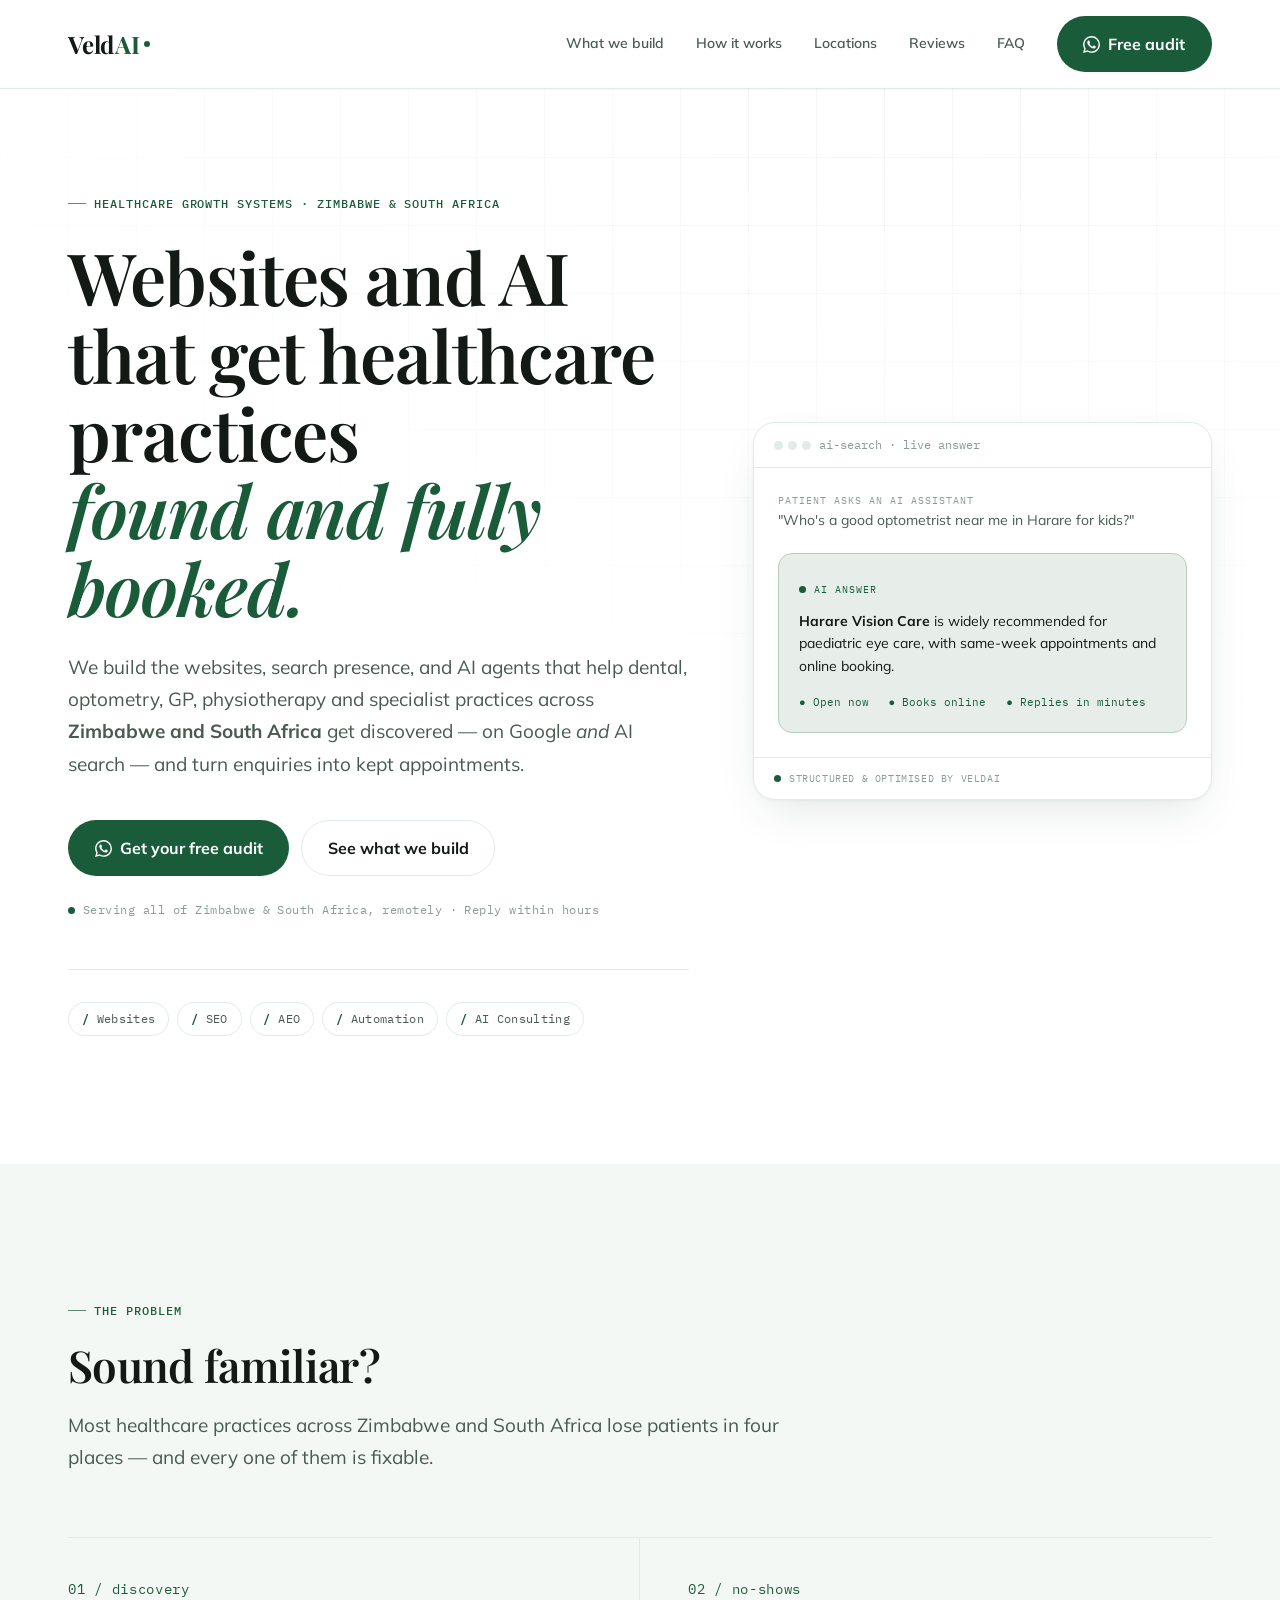
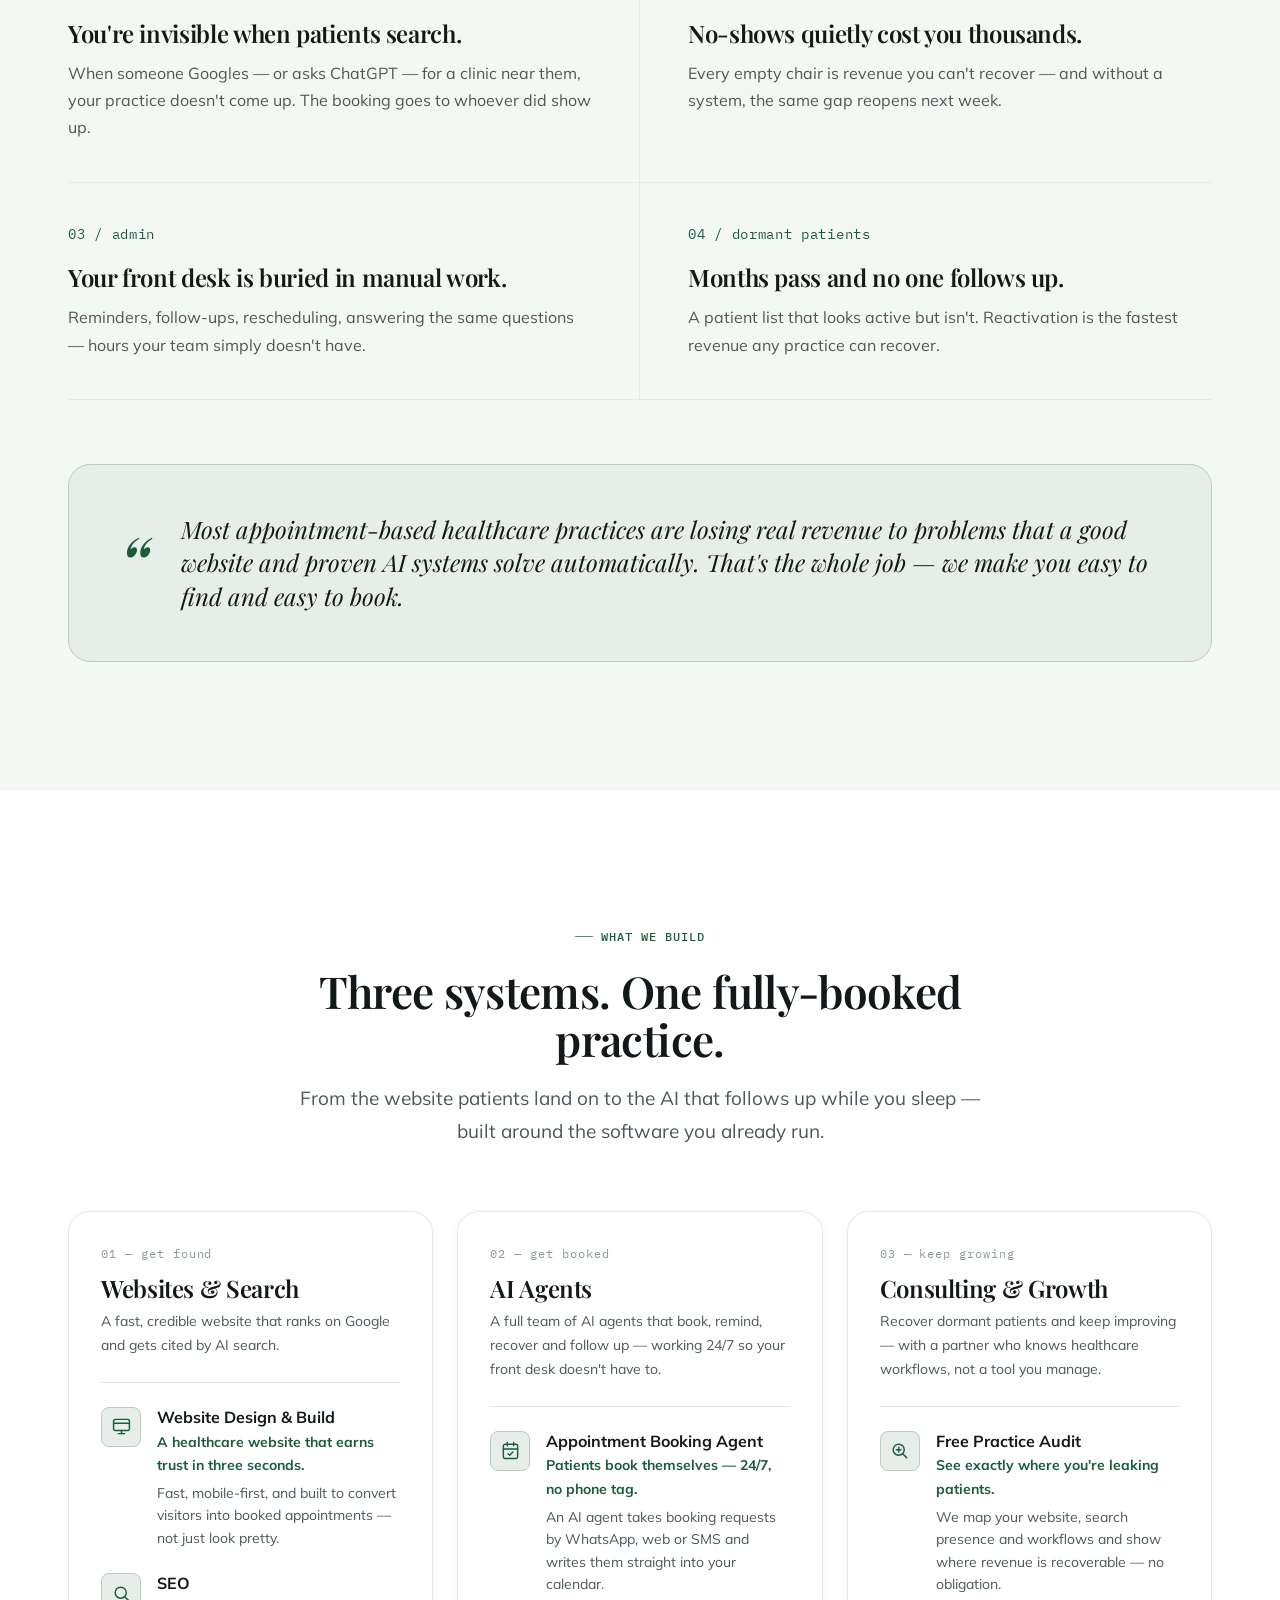
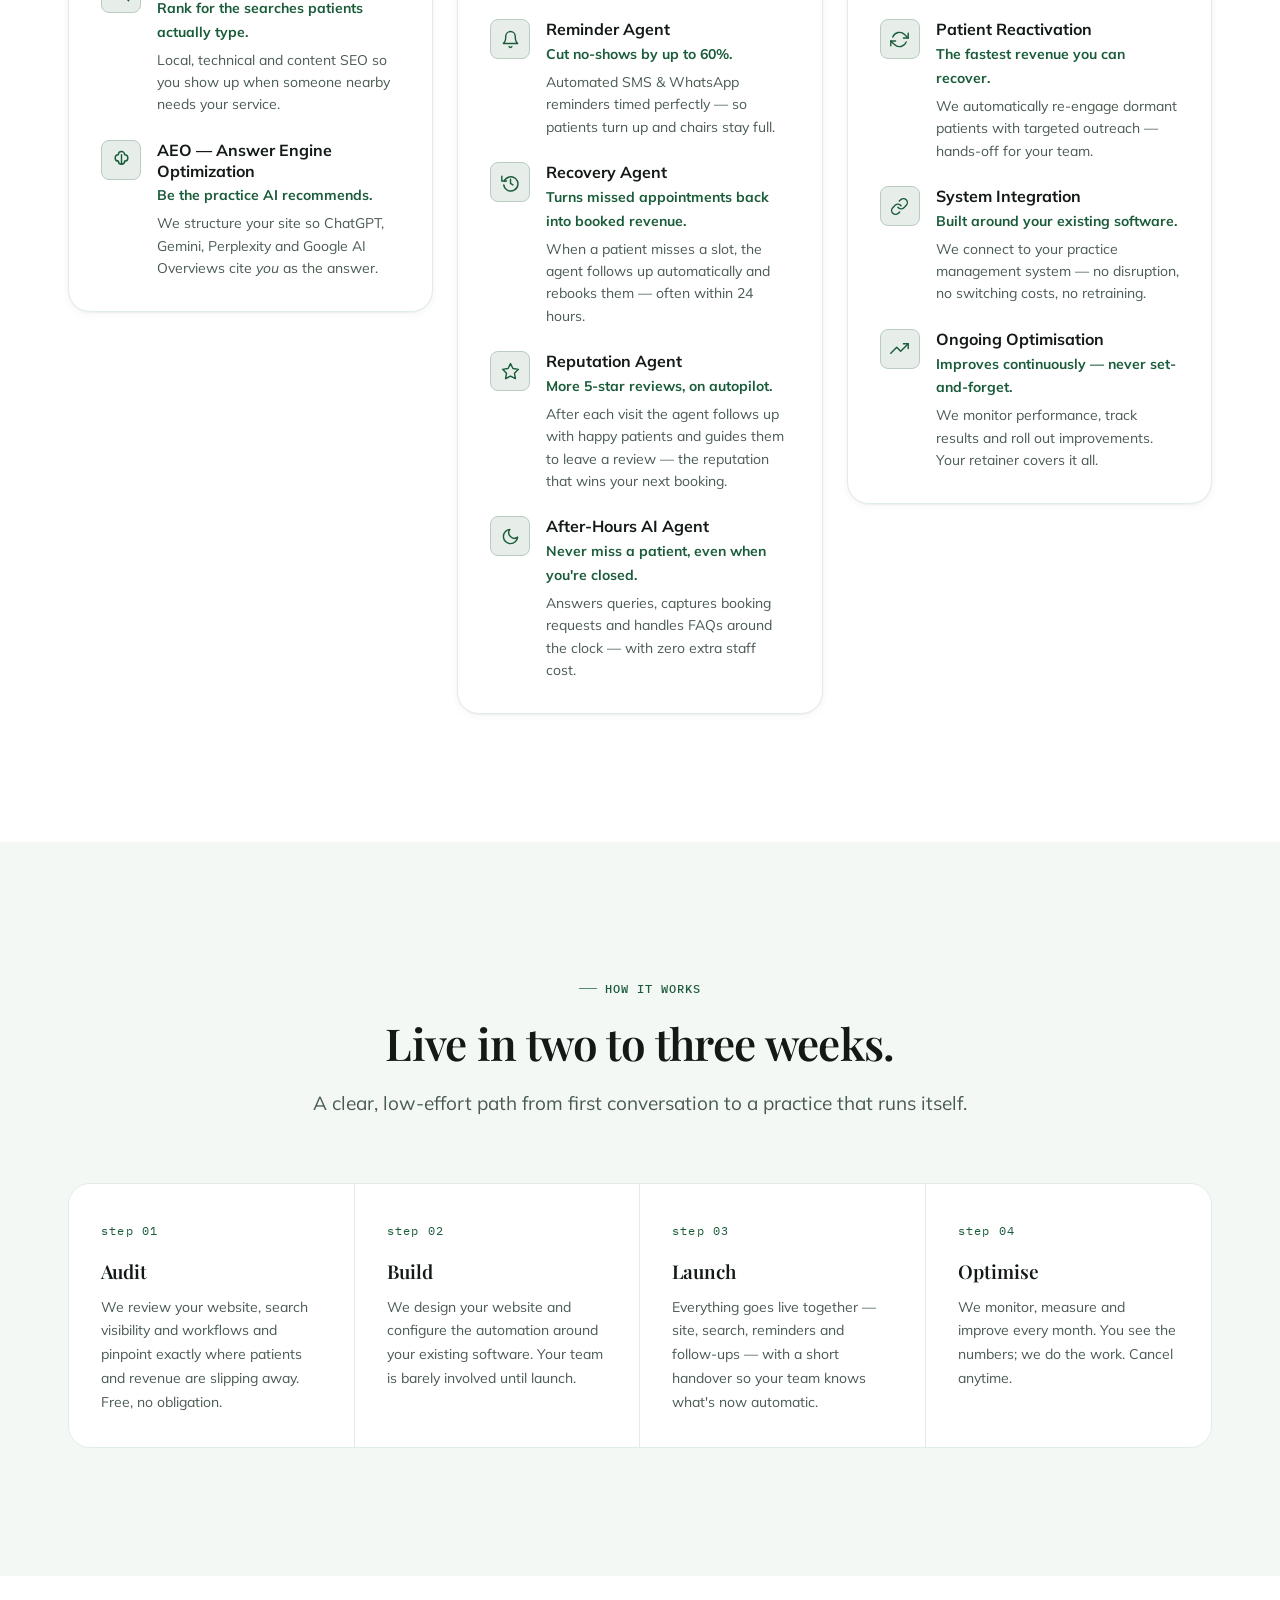
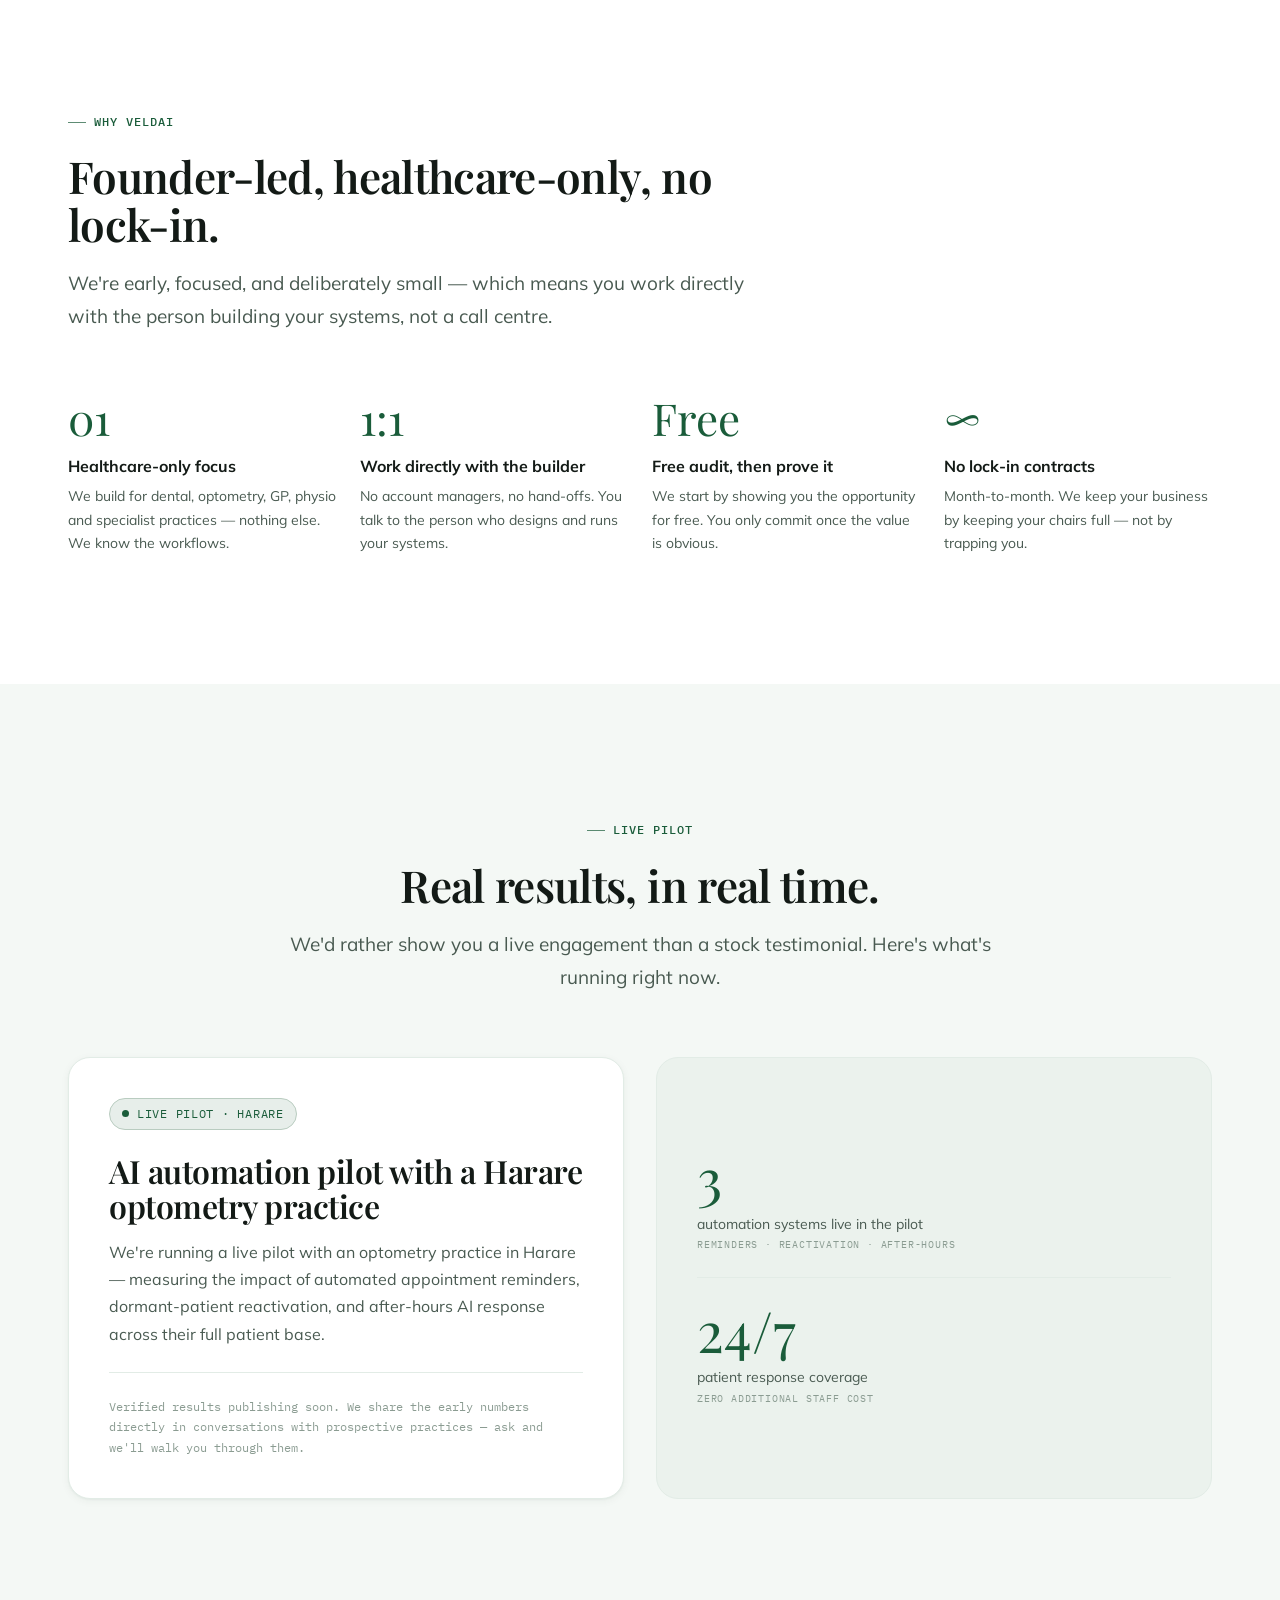
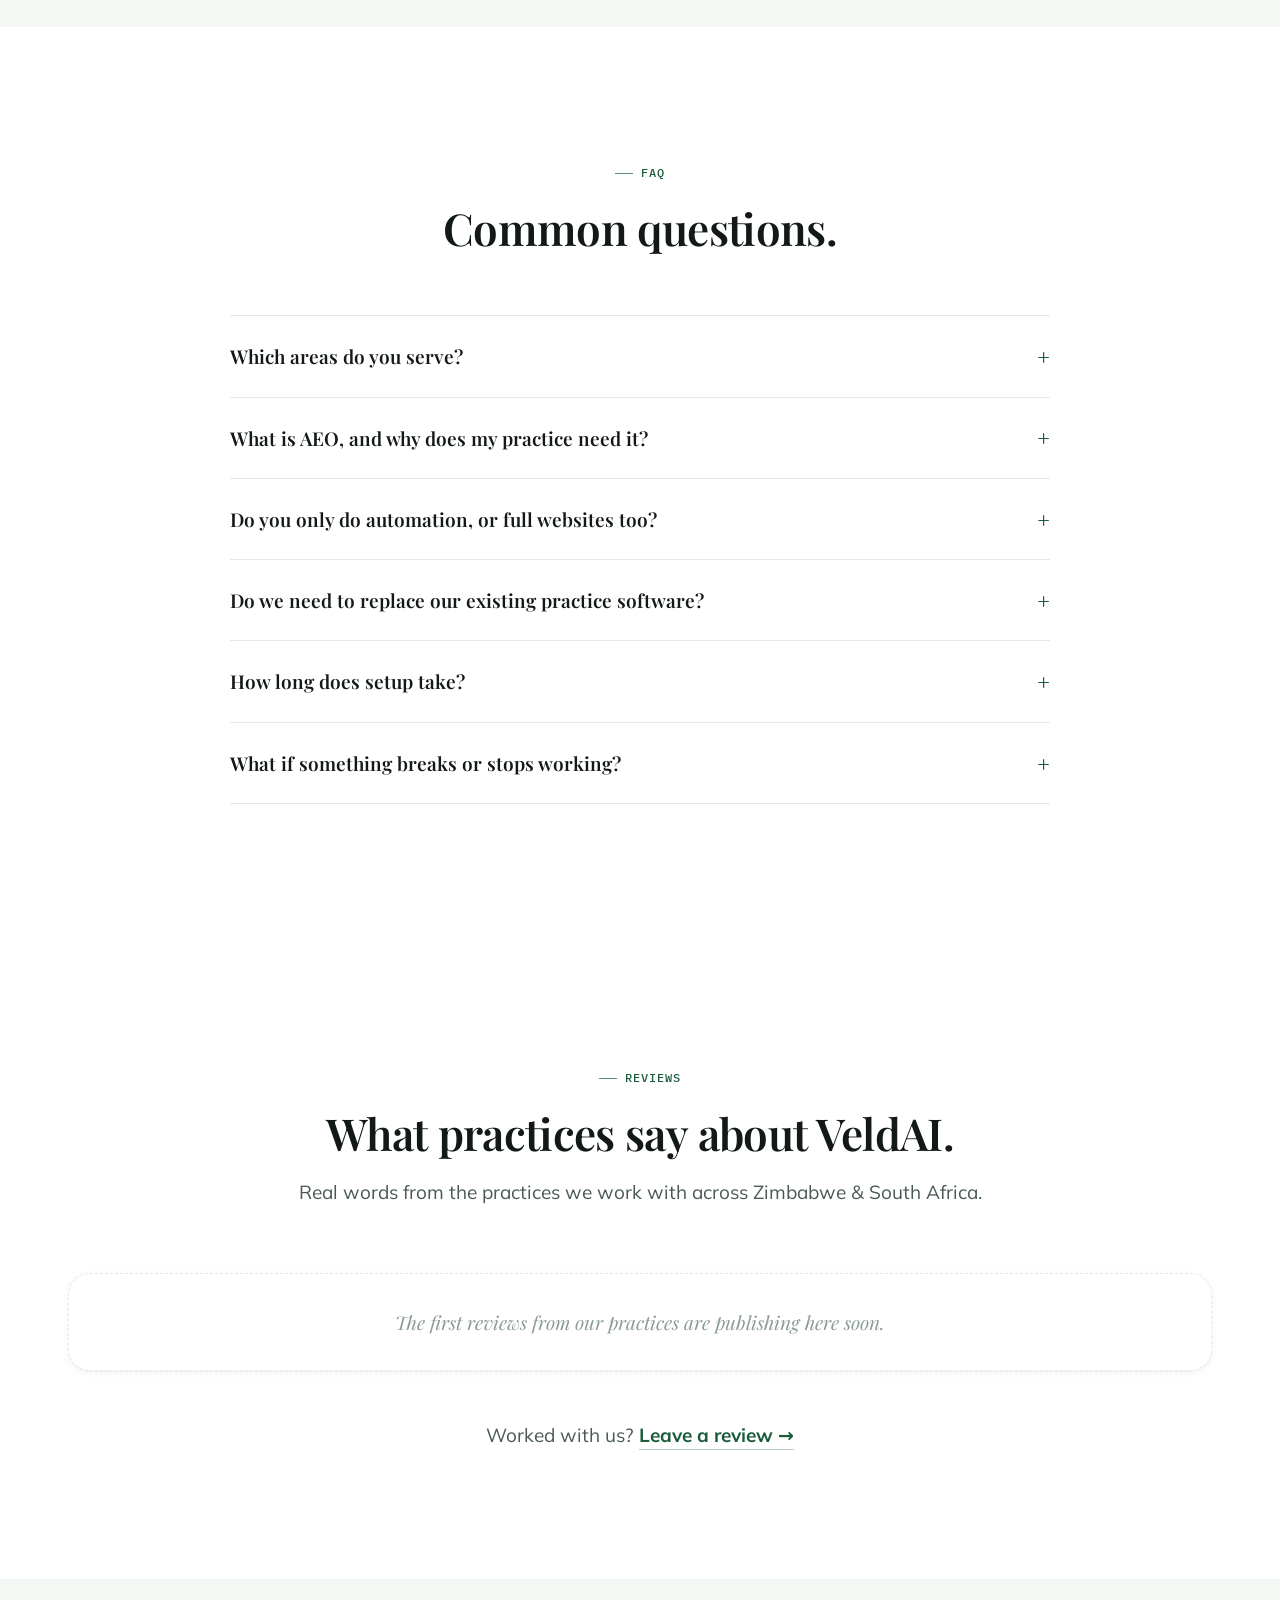
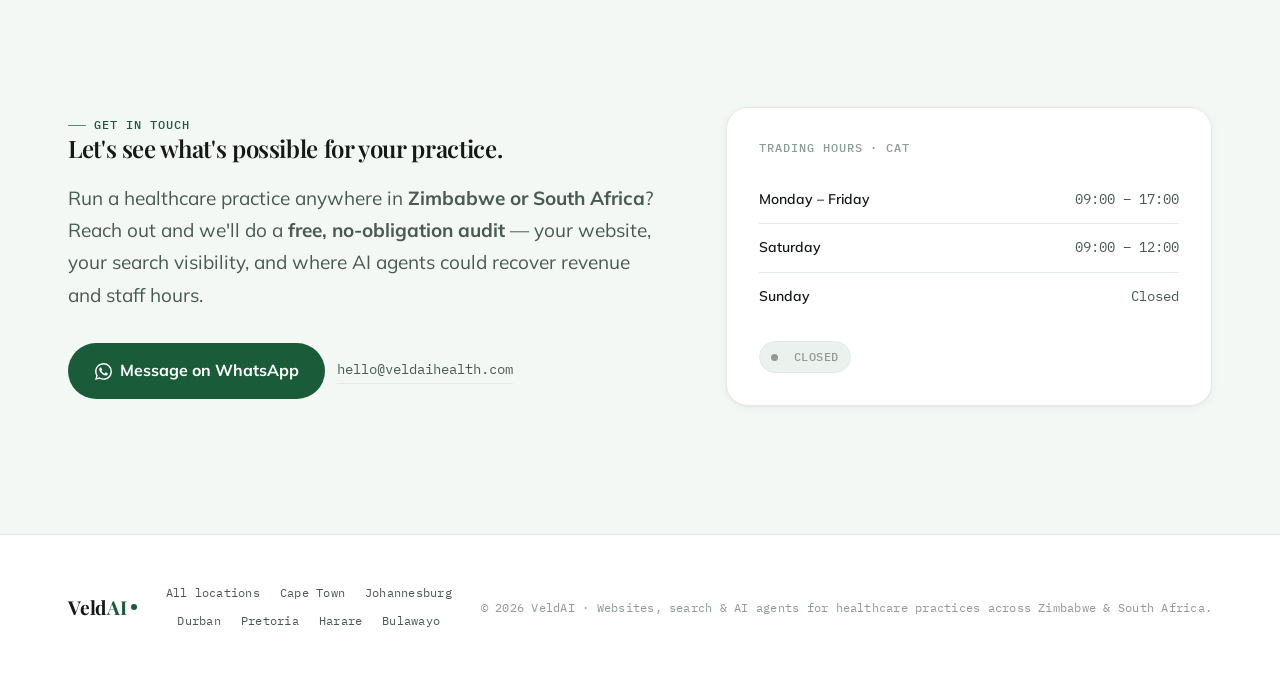
<file: production/index.html>
<!DOCTYPE html>
<html lang="en" data-direction="clinical">
<head>
    <meta charset="UTF-8">
    <meta name="viewport" content="width=device-width, initial-scale=1.0">

    <title>VeldAI — Websites, SEO & AI Agents for Healthcare Practices in Zimbabwe & South Africa</title>
    <meta name="description" content="VeldAI builds websites, search visibility (SEO + AEO) and AI agents — appointment booking, no-show recovery, reminders and reputation follow-up — for healthcare practices across all of Zimbabwe and South Africa. Dental, optometry, GP, physio and specialist clinics. Get found, get booked, stop losing patients. Free audit.">
    <meta name="keywords" content="healthcare website design Zimbabwe, dental website South Africa, SEO healthcare Zimbabwe South Africa, AEO answer engine optimization, AI appointment booking agent, no-show recovery agent, reputation management healthcare, patient reactivation, Harare, Bulawayo, Johannesburg, Cape Town, Durban, Pretoria">
    <link rel="canonical" href="https://veldaihealth.com">

    <meta property="og:site_name"  content="VeldAI">
    <meta property="og:title"       content="VeldAI — Websites, SEO & AI Agents for Healthcare Practices">
    <meta property="og:description" content="Websites, SEO, AEO and AI agents (booking, recovery, reputation) for healthcare practices across Zimbabwe and South Africa. Get found, get booked, stop losing patients. Free audit.">
    <meta property="og:type"        content="website">
    <meta property="og:url"         content="https://veldaihealth.com">
    <meta property="og:locale"      content="en_ZW">
    <!-- Share image: og-image.png sits in this folder. Upload it to your site root so this URL resolves. -->
    <meta property="og:image"       content="https://veldaihealth.com/og-image.png">
    <meta name="twitter:card"       content="summary_large_image">
    <meta name="twitter:title"      content="VeldAI — Websites, SEO & AI Agents for Healthcare Practices">
    <meta name="twitter:description" content="Websites, SEO, AEO and AI agents for healthcare practices across Zimbabwe and South Africa.">

    <!-- LocalBusiness + service catalogue: strong AEO/SEO structured data -->
    <script type="application/ld+json">
    {
        "@context": "https://schema.org",
        "@type": "ProfessionalService",
        "name": "VeldAI",
        "description": "Websites, search visibility (SEO + AEO) and AI automation for healthcare practices in Southern Africa.",
        "telephone": "+263781393238",
        "email": "hello@veldaihealth.com",
        "areaServed": [
            { "@type": "Country", "name": "Zimbabwe" },
            { "@type": "Country", "name": "South Africa" }
        ],
        "url": "https://veldaihealth.com",
        "address": { "@type": "PostalAddress", "addressRegion": "Southern Africa" },
        "openingHoursSpecification": [
            { "@type": "OpeningHoursSpecification", "dayOfWeek": ["Monday","Tuesday","Wednesday","Thursday","Friday"], "opens": "09:00", "closes": "17:00" },
            { "@type": "OpeningHoursSpecification", "dayOfWeek": ["Saturday"], "opens": "09:00", "closes": "12:00" }
        ],
        "hasOfferCatalog": {
            "@type": "OfferCatalog",
            "name": "Services",
            "itemListElement": [
                { "@type": "Offer", "itemOffered": { "@type": "Service", "name": "Healthcare website design & build" } },
                { "@type": "Offer", "itemOffered": { "@type": "Service", "name": "SEO & Answer Engine Optimization (AEO)" } },
                { "@type": "Offer", "itemOffered": { "@type": "Service", "name": "AI appointment booking agent" } },
                { "@type": "Offer", "itemOffered": { "@type": "Service", "name": "No-show recovery agent" } },
                { "@type": "Offer", "itemOffered": { "@type": "Service", "name": "Reputation & review follow-up agent" } },
                { "@type": "Offer", "itemOffered": { "@type": "Service", "name": "Appointment reminders & after-hours AI" } },
                { "@type": "Offer", "itemOffered": { "@type": "Service", "name": "Patient reactivation" } }
            ]
        }
    }
    </script>
    <script type="application/ld+json">
    {
        "@context": "https://schema.org",
        "@type": "FAQPage",
        "mainEntity": [
            { "@type": "Question", "name": "Which areas do you serve?", "acceptedAnswer": { "@type": "Answer", "text": "We work with healthcare practices across all of Zimbabwe and South Africa — from Harare, Bulawayo and Victoria Falls to Johannesburg, Cape Town, Durban and Pretoria. Everything is delivered remotely, so your location is never a barrier." } },
            { "@type": "Question", "name": "What is AEO and why does my practice need it?", "acceptedAnswer": { "@type": "Answer", "text": "AEO (Answer Engine Optimization) makes your practice the answer when patients ask AI tools like ChatGPT, Google AI Overviews, Perplexity or Gemini for a clinic. We structure your site and data so those engines cite and recommend you." } },
            { "@type": "Question", "name": "Do we need to replace our existing practice software?", "acceptedAnswer": { "@type": "Answer", "text": "No. Our automation integrates with what you already use — no disruption to your team or workflow." } },
            { "@type": "Question", "name": "How long does setup take?", "acceptedAnswer": { "@type": "Answer", "text": "Most practices are live within two weeks. A new website typically takes two to three weeks; automation runs in parallel." } },
            { "@type": "Question", "name": "What if something breaks?", "acceptedAnswer": { "@type": "Answer", "text": "We monitor everything continuously. Your retainer includes full support and we fix issues before you notice them." } }
        ]
    }
    </script>

    <link rel="preconnect" href="https://fonts.googleapis.com">
    <link rel="preconnect" href="https://fonts.gstatic.com" crossorigin>
    <link href="https://fonts.googleapis.com/css2?family=Playfair+Display:ital,wght@0,500;0,600;0,700;1,500;1,600&family=Mulish:wght@300;400;500;600;700;800&family=IBM+Plex+Mono:wght@400;500&display=swap" rel="stylesheet">

    <link rel="stylesheet" href="styles.css">
</head>
<body>

    <!-- Reusable WhatsApp icon symbol -->
    <svg aria-hidden="true" focusable="false" style="display:none;" xmlns="http://www.w3.org/2000/svg">
        <symbol id="whatsapp-icon" viewBox="0 0 24 24" fill="currentColor">
            <path d="M17.472 14.382c-.297-.149-1.758-.867-2.03-.967-.273-.099-.471-.148-.67.15-.197.297-.767.966-.94 1.164-.173.199-.347.223-.644.075-.297-.15-1.255-.463-2.39-1.475-.883-.788-1.48-1.761-1.653-2.059-.173-.297-.018-.458.13-.606.134-.133.298-.347.446-.52.149-.174.198-.298.298-.497.099-.198.05-.371-.025-.52-.075-.149-.669-1.612-.916-2.207-.242-.579-.487-.5-.669-.51-.173-.008-.371-.01-.57-.01-.198 0-.52.074-.792.372-.272.297-1.04 1.016-1.04 2.479 0 1.462 1.065 2.875 1.213 3.074.149.198 2.096 3.2 5.077 4.487.709.306 1.262.489 1.694.625.712.227 1.36.195 1.871.118.571-.085 1.758-.719 2.006-1.413.248-.694.248-1.289.173-1.413-.074-.124-.272-.198-.57-.347m-5.421 7.403h-.004a9.87 9.87 0 01-5.031-1.378l-.361-.214-3.741.982.998-3.648-.235-.374a9.86 9.86 0 01-1.51-5.26c.001-5.45 4.436-9.884 9.888-9.884 2.64 0 5.122 1.03 6.988 2.898a9.825 9.825 0 012.893 6.994c-.003 5.45-4.437 9.884-9.885 9.884m8.413-18.297A11.815 11.815 0 0012.05 0C5.495 0 .16 5.335.157 11.892c0 2.096.547 4.142 1.588 5.945L.057 24l6.305-1.654a11.882 11.882 0 005.683 1.448h.005c6.554 0 11.89-5.335 11.893-11.893a11.821 11.821 0 00-3.48-8.413z"/>
        </symbol>
    </svg>

    <!-- ============================ HEADER ============================ -->
    <header class="site-header" role="banner">
        <div class="container">
            <a href="#hero" class="site-logo" aria-label="VeldAI — top of page">
                Veld<span class="logo-accent">AI</span><span class="logo-dot" aria-hidden="true"></span>
            </a>
            <nav class="header-nav" aria-label="Primary">
                <a href="#services" class="navlink">What we build</a>
                <a href="#process" class="navlink">How it works</a>
                <a href="locations/index.html" class="navlink">Locations</a>
                <a href="#reviews" class="navlink">Reviews</a>
                <a href="#faq" class="navlink">FAQ</a>
                <a href="https://wa.me/263781393238" class="btn btn--primary btn--header" target="_blank" rel="noopener noreferrer" aria-label="Contact VeldAI on WhatsApp">
                    <svg class="whatsapp-icon" aria-hidden="true"><use href="#whatsapp-icon"/></svg>
                    Free audit
                </a>
            </nav>
        </div>
    </header>

    <main>
        <!-- ============================ HERO ============================ -->
        <section class="hero" id="hero" aria-labelledby="hero-heading">
            <div class="container">
                <div class="hero-grid">
                    <div class="hero__content">
                        <span class="eyebrow">Healthcare growth systems · Zimbabwe &amp; South Africa</span>
                        <h1 class="hero__headline" id="hero-heading" data-headline>
                            Websites and AI that get healthcare practices<br>
                            <span class="accent-italic">found and fully booked.</span>
                        </h1>
                        <p class="hero__sub">
                            We build the websites, search presence, and AI agents that help dental,
                            optometry, GP, physiotherapy and specialist practices across <strong>Zimbabwe and South Africa</strong>
                            get discovered — on Google <em>and</em> AI search — and turn enquiries into kept appointments.
                        </p>
                        <div class="hero__cta">
                            <a href="https://wa.me/263781393238" class="btn btn--primary" target="_blank" rel="noopener noreferrer" aria-label="Get your free audit on WhatsApp">
                                <svg class="whatsapp-icon" aria-hidden="true"><use href="#whatsapp-icon"/></svg>
                                Get your free audit
                            </a>
                            <a href="#services" class="btn btn--ghost">See what we build</a>
                        </div>
                        <p class="hero__avail">
                            <span class="pulse-dot" aria-hidden="true"></span>
                            Serving all of Zimbabwe &amp; South Africa, remotely · Reply within hours
                        </p>
                        <div class="cap-row" aria-label="Capabilities">
                            <span class="cap-chip"><b>/</b> Websites</span>
                            <span class="cap-chip"><b>/</b> SEO</span>
                            <span class="cap-chip"><b>/</b> AEO</span>
                            <span class="cap-chip"><b>/</b> Automation</span>
                            <span class="cap-chip"><b>/</b> AI Consulting</span>
                        </div>
                    </div>

                    <!-- AEO demonstration card -->
                    <aside class="aeo-card" aria-label="Example: how a practice appears in AI search">
                        <div class="aeo-card__bar">
                            <span class="aeo-card__dots" aria-hidden="true"><span></span><span></span><span></span></span>
                            <span>ai-search · live answer</span>
                        </div>
                        <div class="aeo-card__body">
                            <div class="aeo-q">
                                <div>
                                    <div class="who">Patient asks an AI assistant</div>
                                    "Who's a good optometrist near me in Harare for kids?"
                                </div>
                            </div>
                            <div class="aeo-ans">
                                <span class="aeo-ans__tag"><span class="pulse-dot" aria-hidden="true"></span> AI answer</span>
                                <p><span class="practice">Harare Vision Care</span> is widely recommended for paediatric eye care, with same-week appointments and online booking.</p>
                                <div class="aeo-meta">
                                    <span class="ok">● Open now</span>
                                    <span class="ok">● Books online</span>
                                    <span class="ok">● Replies in minutes</span>
                                </div>
                            </div>
                        </div>
                        <div class="aeo-card__foot">
                            <span class="pulse-dot" aria-hidden="true"></span> Structured &amp; optimised by VeldAI
                        </div>
                    </aside>
                </div>
            </div>
        </section>

        <!-- ============================ PROBLEM ============================ -->
        <section class="section section--tint" id="problem" aria-labelledby="problem-heading">
            <div class="container">
                <div class="section-head reveal">
                    <span class="eyebrow">The problem</span>
                    <h2 id="problem-heading">Sound familiar?</h2>
                    <p>Most healthcare practices across Zimbabwe and South Africa lose patients in four places — and every one of them is fixable.</p>
                </div>
                <ul class="problem-list reveal">
                    <li class="problem-item">
                        <div class="pidx">01 / discovery</div>
                        <h3>You're invisible when patients search.</h3>
                        <p>When someone Googles — or asks ChatGPT — for a clinic near them, your practice doesn't come up. The booking goes to whoever did show up.</p>
                    </li>
                    <li class="problem-item">
                        <div class="pidx">02 / no-shows</div>
                        <h3>No-shows quietly cost you thousands.</h3>
                        <p>Every empty chair is revenue you can't recover — and without a system, the same gap reopens next week.</p>
                    </li>
                    <li class="problem-item">
                        <div class="pidx">03 / admin</div>
                        <h3>Your front desk is buried in manual work.</h3>
                        <p>Reminders, follow-ups, rescheduling, answering the same questions — hours your team simply doesn't have.</p>
                    </li>
                    <li class="problem-item">
                        <div class="pidx">04 / dormant patients</div>
                        <h3>Months pass and no one follows up.</h3>
                        <p>A patient list that looks active but isn't. Reactivation is the fastest revenue any practice can recover.</p>
                    </li>
                </ul>
                <aside class="problem__callout reveal" role="note">
                    <span class="mark" aria-hidden="true">&ldquo;</span>
                    <p>Most appointment-based healthcare practices are losing real revenue to problems that a good website and proven AI systems solve automatically. That's the whole job — we make you easy to find and easy to book.</p>
                </aside>
            </div>
        </section>

        <!-- ============================ SERVICES ============================ -->
        <section class="section" id="services" aria-labelledby="services-heading">
            <div class="container">
                <div class="section-head center reveal">
                    <span class="eyebrow">What we build</span>
                    <h2 id="services-heading">Three systems. One fully-booked practice.</h2>
                    <p>From the website patients land on to the AI that follows up while you sleep — built around the software you already run.</p>
                </div>
                <div class="grid-3">
                    <!-- Pillar 1: Websites & Search (NEW) -->
                    <div class="pillar reveal">
                        <span class="pillar__num">01 — get found</span>
                        <h3 class="pillar__title">Websites &amp; Search</h3>
                        <p class="pillar__lede">A fast, credible website that ranks on Google and gets cited by AI search.</p>
                        <ul class="service-list" role="list">
                            <li class="service-item">
                                <div class="icon-badge" aria-hidden="true"><svg viewBox="0 0 24 24"><rect x="2" y="3" width="20" height="14" rx="2"/><line x1="2" y1="8" x2="22" y2="8"/><line x1="8" y1="21" x2="16" y2="21"/><line x1="12" y1="17" x2="12" y2="21"/></svg></div>
                                <div class="service-item__body">
                                    <h4>Website Design &amp; Build</h4>
                                    <p class="service-item__benefit">A healthcare website that earns trust in three seconds.</p>
                                    <p class="service-item__desc">Fast, mobile-first, and built to convert visitors into booked appointments — not just look pretty.</p>
                                </div>
                            </li>
                            <li class="service-item">
                                <div class="icon-badge" aria-hidden="true"><svg viewBox="0 0 24 24"><circle cx="11" cy="11" r="7"/><line x1="21" y1="21" x2="16.65" y2="16.65"/></svg></div>
                                <div class="service-item__body">
                                    <h4>SEO</h4>
                                    <p class="service-item__benefit">Rank for the searches patients actually type.</p>
                                    <p class="service-item__desc">Local, technical and content SEO so you show up when someone nearby needs your service.</p>
                                </div>
                            </li>
                            <li class="service-item">
                                <div class="icon-badge" aria-hidden="true"><svg viewBox="0 0 24 24"><path d="M12 2a4 4 0 0 0-4 4 4 4 0 0 0 0 8 4 4 0 1 0 8 0 4 4 0 0 0 0-8 4 4 0 0 0-4-4z"/><path d="M12 6v12"/></svg></div>
                                <div class="service-item__body">
                                    <h4>AEO — Answer Engine Optimization</h4>
                                    <p class="service-item__benefit">Be the practice AI recommends.</p>
                                    <p class="service-item__desc">We structure your site so ChatGPT, Gemini, Perplexity and Google AI Overviews cite <em>you</em> as the answer.</p>
                                </div>
                            </li>
                        </ul>
                    </div>

                    <!-- Pillar 2: AI Agents -->
                    <div class="pillar reveal">
                        <span class="pillar__num">02 — get booked</span>
                        <h3 class="pillar__title">AI Agents</h3>
                        <p class="pillar__lede">A full team of AI agents that book, remind, recover and follow up — working 24/7 so your front desk doesn't have to.</p>
                        <ul class="service-list" role="list">
                            <li class="service-item">
                                <div class="icon-badge" aria-hidden="true"><svg viewBox="0 0 24 24"><rect x="3" y="4" width="18" height="18" rx="2"/><line x1="16" y1="2" x2="16" y2="6"/><line x1="8" y1="2" x2="8" y2="6"/><line x1="3" y1="10" x2="21" y2="10"/><polyline points="9 16 11 18 15 14"/></svg></div>
                                <div class="service-item__body">
                                    <h4>Appointment Booking Agent</h4>
                                    <p class="service-item__benefit">Patients book themselves — 24/7, no phone tag.</p>
                                    <p class="service-item__desc">An AI agent takes booking requests by WhatsApp, web or SMS and writes them straight into your calendar.</p>
                                </div>
                            </li>
                            <li class="service-item">
                                <div class="icon-badge" aria-hidden="true"><svg viewBox="0 0 24 24"><path d="M18 8A6 6 0 0 0 6 8c0 7-3 9-3 9h18s-3-2-3-9"/><path d="M13.73 21a2 2 0 0 1-3.46 0"/></svg></div>
                                <div class="service-item__body">
                                    <h4>Reminder Agent</h4>
                                    <p class="service-item__benefit">Cut no-shows by up to 60%.</p>
                                    <p class="service-item__desc">Automated SMS &amp; WhatsApp reminders timed perfectly — so patients turn up and chairs stay full.</p>
                                </div>
                            </li>
                            <li class="service-item">
                                <div class="icon-badge" aria-hidden="true"><svg viewBox="0 0 24 24"><polyline points="1 4 1 10 7 10"/><path d="M3.51 15a9 9 0 1 0 .48-4.36"/><polyline points="12 8 12 13 15 15"/></svg></div>
                                <div class="service-item__body">
                                    <h4>Recovery Agent</h4>
                                    <p class="service-item__benefit">Turns missed appointments back into booked revenue.</p>
                                    <p class="service-item__desc">When a patient misses a slot, the agent follows up automatically and rebooks them — often within 24 hours.</p>
                                </div>
                            </li>
                            <li class="service-item">
                                <div class="icon-badge" aria-hidden="true"><svg viewBox="0 0 24 24"><polygon points="12 2 15.09 8.26 22 9.27 17 14.14 18.18 21.02 12 17.77 5.82 21.02 7 14.14 2 9.27 8.91 8.26 12 2"/></svg></div>
                                <div class="service-item__body">
                                    <h4>Reputation Agent</h4>
                                    <p class="service-item__benefit">More 5-star reviews, on autopilot.</p>
                                    <p class="service-item__desc">After each visit the agent follows up with happy patients and guides them to leave a review — the reputation that wins your next booking.</p>
                                </div>
                            </li>
                            <li class="service-item">
                                <div class="icon-badge" aria-hidden="true"><svg viewBox="0 0 24 24"><path d="M21 12.79A9 9 0 1 1 11.21 3 7 7 0 0 0 21 12.79z"/></svg></div>
                                <div class="service-item__body">
                                    <h4>After-Hours AI Agent</h4>
                                    <p class="service-item__benefit">Never miss a patient, even when you're closed.</p>
                                    <p class="service-item__desc">Answers queries, captures booking requests and handles FAQs around the clock — with zero extra staff cost.</p>
                                </div>
                            </li>
                        </ul>
                    </div>

                    <!-- Pillar 3: Consulting & Growth -->
                    <div class="pillar reveal">
                        <span class="pillar__num">03 — keep growing</span>
                        <h3 class="pillar__title">Consulting &amp; Growth</h3>
                        <p class="pillar__lede">Recover dormant patients and keep improving — with a partner who knows healthcare workflows, not a tool you manage.</p>
                        <ul class="service-list" role="list">
                            <li class="service-item">
                                <div class="icon-badge" aria-hidden="true"><svg viewBox="0 0 24 24"><circle cx="11" cy="11" r="7"/><line x1="21" y1="21" x2="16.65" y2="16.65"/><line x1="11" y1="8" x2="11" y2="14"/><line x1="8" y1="11" x2="14" y2="11"/></svg></div>
                                <div class="service-item__body">
                                    <h4>Free Practice Audit</h4>
                                    <p class="service-item__benefit">See exactly where you're leaking patients.</p>
                                    <p class="service-item__desc">We map your website, search presence and workflows and show where revenue is recoverable — no obligation.</p>
                                </div>
                            </li>
                            <li class="service-item">
                                <div class="icon-badge" aria-hidden="true"><svg viewBox="0 0 24 24"><polyline points="23 4 23 10 17 10"/><polyline points="1 20 1 14 7 14"/><path d="M3.51 9a9 9 0 0 1 14.85-3.36L23 10M1 14l4.64 4.36A9 9 0 0 0 20.49 15"/></svg></div>
                                <div class="service-item__body">
                                    <h4>Patient Reactivation</h4>
                                    <p class="service-item__benefit">The fastest revenue you can recover.</p>
                                    <p class="service-item__desc">We automatically re-engage dormant patients with targeted outreach — hands-off for your team.</p>
                                </div>
                            </li>
                            <li class="service-item">
                                <div class="icon-badge" aria-hidden="true"><svg viewBox="0 0 24 24"><path d="M10 13a5 5 0 0 0 7.54.54l3-3a5 5 0 0 0-7.07-7.07l-1.72 1.71"/><path d="M14 11a5 5 0 0 0-7.54-.54l-3 3a5 5 0 0 0 7.07 7.07l1.71-1.71"/></svg></div>
                                <div class="service-item__body">
                                    <h4>System Integration</h4>
                                    <p class="service-item__benefit">Built around your existing software.</p>
                                    <p class="service-item__desc">We connect to your practice management system — no disruption, no switching costs, no retraining.</p>
                                </div>
                            </li>
                            <li class="service-item">
                                <div class="icon-badge" aria-hidden="true"><svg viewBox="0 0 24 24"><polyline points="23 6 13.5 15.5 8.5 10.5 1 18"/><polyline points="17 6 23 6 23 12"/></svg></div>
                                <div class="service-item__body">
                                    <h4>Ongoing Optimisation</h4>
                                    <p class="service-item__benefit">Improves continuously — never set-and-forget.</p>
                                    <p class="service-item__desc">We monitor performance, track results and roll out improvements. Your retainer covers it all.</p>
                                </div>
                            </li>
                        </ul>
                    </div>
                </div>
            </div>
        </section>

        <!-- ============================ PROCESS ============================ -->
        <section class="section section--tint" id="process" aria-labelledby="process-heading">
            <div class="container">
                <div class="section-head center reveal">
                    <span class="eyebrow">How it works</span>
                    <h2 id="process-heading">Live in two to three weeks.</h2>
                    <p>A clear, low-effort path from first conversation to a practice that runs itself.</p>
                </div>
                <div class="process-grid reveal">
                    <div class="process-step">
                        <span class="pstep-n">step 01</span>
                        <h4>Audit</h4>
                        <p>We review your website, search visibility and workflows and pinpoint exactly where patients and revenue are slipping away. Free, no obligation.</p>
                    </div>
                    <div class="process-step">
                        <span class="pstep-n">step 02</span>
                        <h4>Build</h4>
                        <p>We design your website and configure the automation around your existing software. Your team is barely involved until launch.</p>
                    </div>
                    <div class="process-step">
                        <span class="pstep-n">step 03</span>
                        <h4>Launch</h4>
                        <p>Everything goes live together — site, search, reminders and follow-ups — with a short handover so your team knows what's now automatic.</p>
                    </div>
                    <div class="process-step">
                        <span class="pstep-n">step 04</span>
                        <h4>Optimise</h4>
                        <p>We monitor, measure and improve every month. You see the numbers; we do the work. Cancel anytime.</p>
                    </div>
                </div>
            </div>
        </section>

        <!-- ============================ APPROACH / TRUST ============================ -->
        <section class="section" id="approach" aria-labelledby="approach-heading">
            <div class="container">
                <div class="section-head reveal">
                    <span class="eyebrow">Why VeldAI</span>
                    <h2 id="approach-heading">Founder-led, healthcare-only, no lock-in.</h2>
                    <p>We're early, focused, and deliberately small — which means you work directly with the person building your systems, not a call centre.</p>
                </div>
                <div class="trust-grid reveal">
                    <div class="trust-item">
                        <div class="tnum">01</div>
                        <h4>Healthcare-only focus</h4>
                        <p>We build for dental, optometry, GP, physio and specialist practices — nothing else. We know the workflows.</p>
                    </div>
                    <div class="trust-item">
                        <div class="tnum">1:1</div>
                        <h4>Work directly with the builder</h4>
                        <p>No account managers, no hand-offs. You talk to the person who designs and runs your systems.</p>
                    </div>
                    <div class="trust-item">
                        <div class="tnum">Free</div>
                        <h4>Free audit, then prove it</h4>
                        <p>We start by showing you the opportunity for free. You only commit once the value is obvious.</p>
                    </div>
                    <div class="trust-item">
                        <div class="tnum">∞</div>
                        <h4>No lock-in contracts</h4>
                        <p>Month-to-month. We keep your business by keeping your chairs full — not by trapping you.</p>
                    </div>
                </div>
            </div>
        </section>

        <!-- ============================ PILOT / RESULTS ============================ -->
        <section class="section section--tint" id="pilot" aria-labelledby="pilot-heading">
            <div class="container">
                <div class="section-head center reveal">
                    <span class="eyebrow">Live pilot</span>
                    <h2 id="pilot-heading">Real results, in real time.</h2>
                    <p>We'd rather show you a live engagement than a stock testimonial. Here's what's running right now.</p>
                </div>
                <div class="pilot-wrap reveal">
                    <article class="pilot-card">
                        <div class="pilot-badge">
                            <span class="pulse-dot" aria-hidden="true"></span>
                            Live pilot · Harare
                        </div>
                        <h3>AI automation pilot with a Harare optometry practice</h3>
                        <p>
                            We're running a live pilot with an optometry practice in Harare — measuring the impact of
                            automated appointment reminders, dormant-patient reactivation, and after-hours AI response
                            across their full patient base.
                        </p>
                        <p class="meta">
                            Verified results publishing soon. We share the early numbers directly in conversations
                            with prospective practices — ask and we'll walk you through them.
                        </p>
                    </article>
                    <div class="pilot-metrics" aria-label="Pilot focus areas">
                        <div class="metric">
                            <div class="mval">3</div>
                            <div class="mlabel">automation systems live in the pilot</div>
                            <div class="mnote">reminders · reactivation · after-hours</div>
                        </div>
                        <div class="metric">
                            <div class="mval">24/7</div>
                            <div class="mlabel">patient response coverage</div>
                            <div class="mnote">zero additional staff cost</div>
                        </div>
                    </div>
                </div>
            </div>
        </section>

        <!-- ============================ FAQ ============================ -->
        <section class="section" id="faq" aria-labelledby="faq-heading">
            <div class="container">
                <div class="section-head center reveal">
                    <span class="eyebrow">FAQ</span>
                    <h2 id="faq-heading">Common questions.</h2>
                </div>
                <div class="faq-list reveal">
                    <details class="faq-item">
                        <summary>Which areas do you serve?</summary>
                        <div class="faq-answer"><p>We work with healthcare practices across <strong>all of Zimbabwe and South Africa</strong> — from Harare, Bulawayo and Victoria Falls to Johannesburg, Cape Town, Durban and Pretoria. Everything is delivered remotely, so your location is never a barrier.</p></div>
                    </details>
                    <details class="faq-item">
                        <summary>What is AEO, and why does my practice need it?</summary>
                        <div class="faq-answer"><p>AEO — Answer Engine Optimization — makes your practice <em>the answer</em> when patients ask AI tools like ChatGPT, Google's AI Overviews, Perplexity or Gemini for a clinic. More people now ask an assistant instead of scrolling Google. We structure your website and data so those engines understand, trust and recommend you by name.</p></div>
                    </details>
                    <details class="faq-item">
                        <summary>Do you only do automation, or full websites too?</summary>
                        <div class="faq-answer"><p>Both. We design and build the website itself, handle SEO and AEO so patients can find it, and layer automation on top so enquiries become kept appointments. You can start with any one piece — most practices begin with the audit.</p></div>
                    </details>
                    <details class="faq-item">
                        <summary>Do we need to replace our existing practice software?</summary>
                        <div class="faq-answer"><p>No. Our systems integrate with what you already use — no disruption to your team or your workflow. Whether you run a bespoke practice management system or something simpler, we work around it, not over it.</p></div>
                    </details>
                    <details class="faq-item">
                        <summary>How long does setup take?</summary>
                        <div class="faq-answer"><p>A new website typically takes two to three weeks; automation runs in parallel and is usually live within two. The audit and scoping take three to five business days, and your team is barely involved until launch day.</p></div>
                    </details>
                    <details class="faq-item">
                        <summary>What if something breaks or stops working?</summary>
                        <div class="faq-answer"><p>We monitor everything continuously. Your retainer includes full support and we fix issues before you notice them. You're not managing the technology — that's our job, and we take it seriously.</p></div>
                    </details>
                </div>
            </div>
        </section>

        <!-- ============================ REVIEWS ============================ -->
        <section class="section" id="reviews" aria-labelledby="reviews-heading">
            <div class="container">
                <div class="section-head center reveal">
                    <span class="eyebrow">Reviews</span>
                    <h2 id="reviews-heading">What practices say about VeldAI.</h2>
                    <p>Real words from the practices we work with across Zimbabwe &amp; South Africa.</p>
                </div>

                <!-- ░░ APPROVED REVIEWS WALL ░░
                     To publish a review: copy one <article class="review-card">…</article> block,
                     paste it in, and edit the stars / quote / name. Only add ones you're happy to show.
                     Delete the "empty" card once you add your first real review. -->
                <div class="reviews-wall reveal">
                    <article class="review-card review-card--empty">
                        <p>The first reviews from our practices are publishing here soon.</p>
                    </article>
                    <!--
                    <article class="review-card">
                        <div class="review-stars" aria-label="5 out of 5 stars">&#9733;&#9733;&#9733;&#9733;&#9733;</div>
                        <blockquote>Paste the practice's words here.</blockquote>
                        <div class="review-by">Dr. A. Name</div>
                        <div class="review-meta">Practice name · City</div>
                    </article>
                    -->
                </div>

                <p class="reviews-cta reveal">Worked with us? <a href="review.html">Leave a review &rarr;</a></p>
            </div>
        </section>

        <!-- ============================ CONTACT ============================ -->
        <section class="section section--tint" id="contact" aria-labelledby="contact-heading">
            <div class="container">
                <div class="contact-grid">
                    <div class="reveal">
                        <span class="eyebrow">Get in touch</span>
                        <h2 id="contact-heading">Let's see what's possible for your practice.</h2>
                        <p class="contact__sub">
                            Run a healthcare practice anywhere in <strong>Zimbabwe or South Africa</strong>? Reach out and we'll do a
                            <strong>free, no-obligation audit</strong> — your website, your search visibility,
                            and where AI agents could recover revenue and staff hours.
                        </p>
                        <div class="contact__actions">
                            <a href="https://wa.me/263781393238" class="btn btn--primary" target="_blank" rel="noopener noreferrer" aria-label="Message VeldAI on WhatsApp for a free audit">
                                <svg class="whatsapp-icon" aria-hidden="true"><use href="#whatsapp-icon"/></svg>
                                Message on WhatsApp
                            </a>
                            <a href="mailto:hello@veldaihealth.com" class="contact__email" aria-label="Email VeldAI">hello@veldaihealth.com</a>
                        </div>
                    </div>
                    <div class="hours-card reveal">
                        <h4>Trading hours · CAT</h4>
                        <div class="hours-row"><span class="hours-label">Monday – Friday</span><span class="hours-time">09:00 – 17:00</span></div>
                        <div class="hours-row"><span class="hours-label">Saturday</span><span class="hours-time">09:00 – 12:00</span></div>
                        <div class="hours-row"><span class="hours-label">Sunday</span><span class="hours-time">Closed</span></div>
                        <span id="business-status" class="status-indicator" aria-live="polite" aria-atomic="true">
                            <span class="status-dot" aria-hidden="true"></span>&nbsp;Checking hours…
                        </span>
                    </div>
                </div>
            </div>
        </section>
    </main>

    <!-- ============================ FOOTER ============================ -->
    <footer class="site-footer" role="contentinfo">
        <div class="container">
            <a href="#hero" class="site-logo">Veld<span class="logo-accent">AI</span><span class="logo-dot" aria-hidden="true"></span></a>
            <nav class="footer-locations" aria-label="Locations">
                <a href="locations/index.html">All locations</a><a href="locations/cape-town.html">Cape Town</a><a href="locations/johannesburg.html">Johannesburg</a><a href="locations/durban.html">Durban</a><a href="locations/pretoria.html">Pretoria</a><a href="locations/harare.html">Harare</a><a href="locations/bulawayo.html">Bulawayo</a>
            </nav>
            <p>&copy; 2026 VeldAI · Websites, search &amp; AI agents for healthcare practices across Zimbabwe &amp; South Africa.</p>
        </div>
    </footer>

    <script src="page.js"></script>

</body>
</html>
</file>
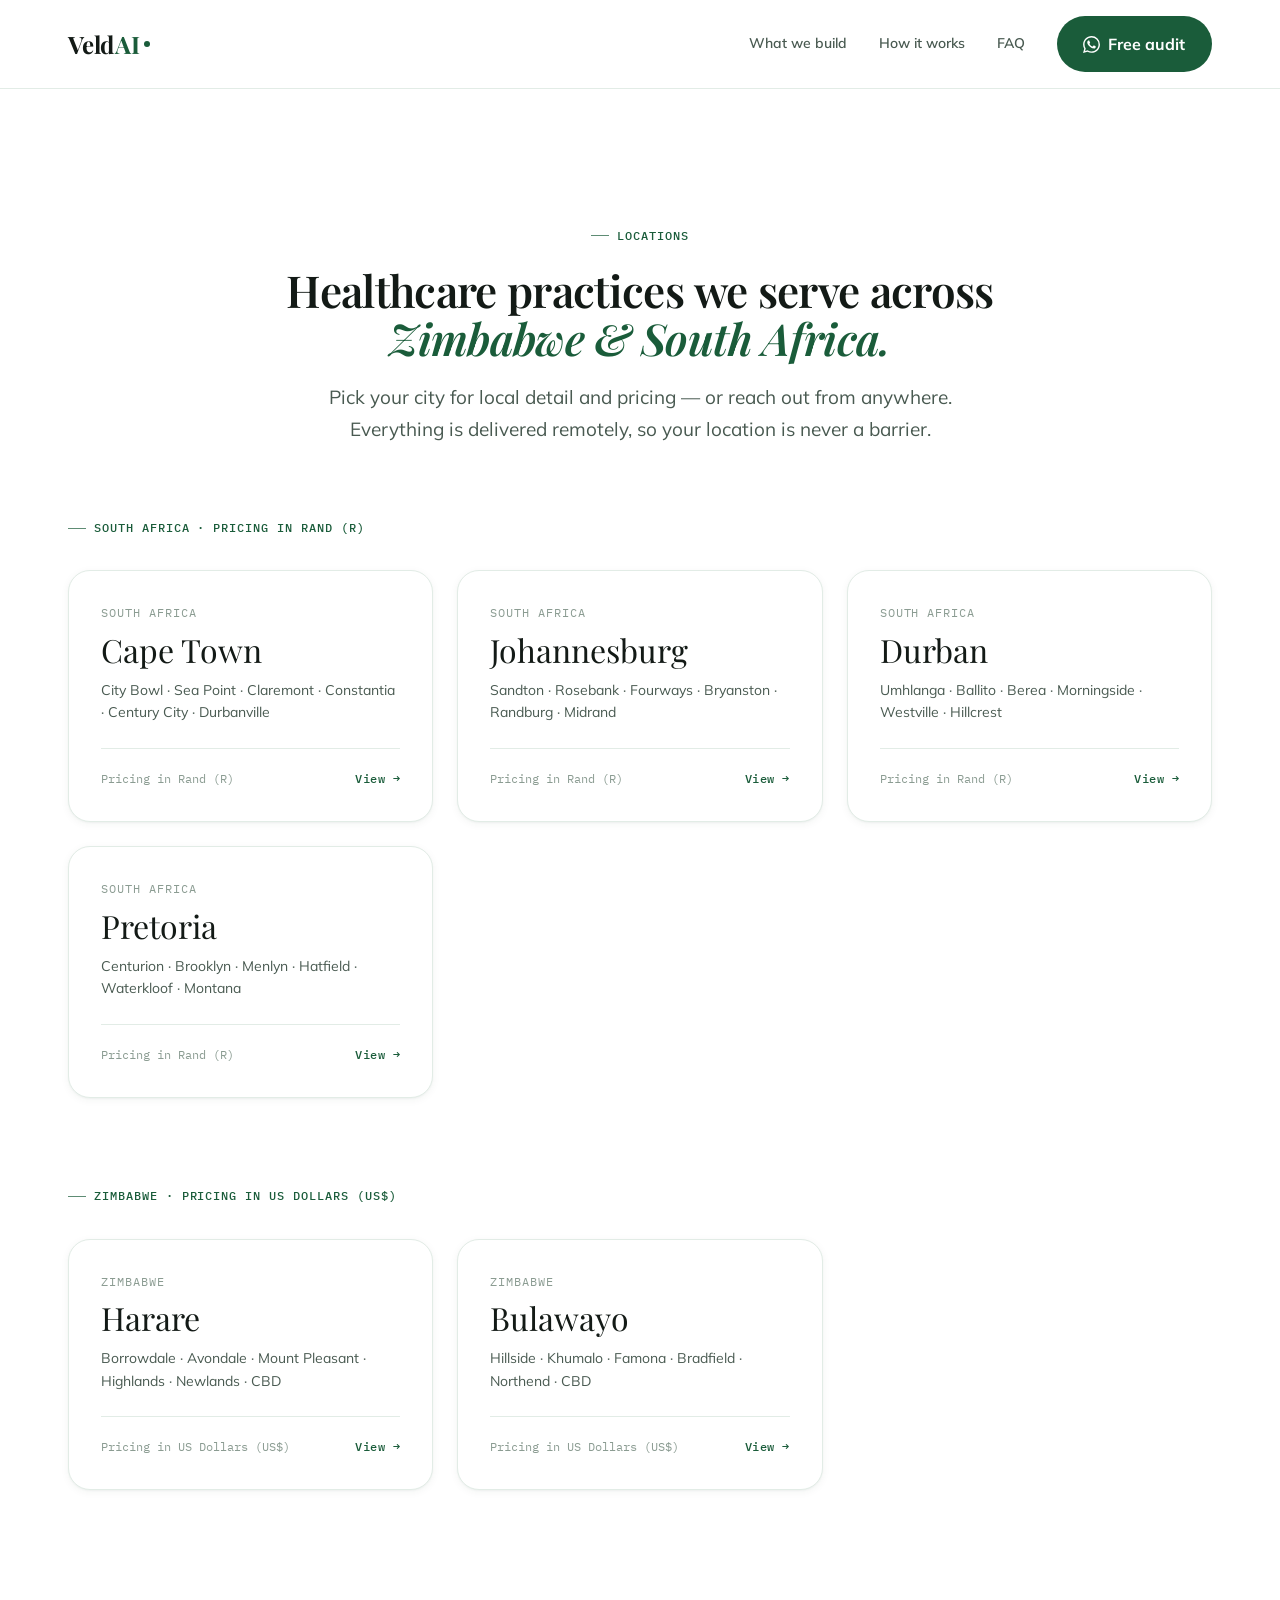
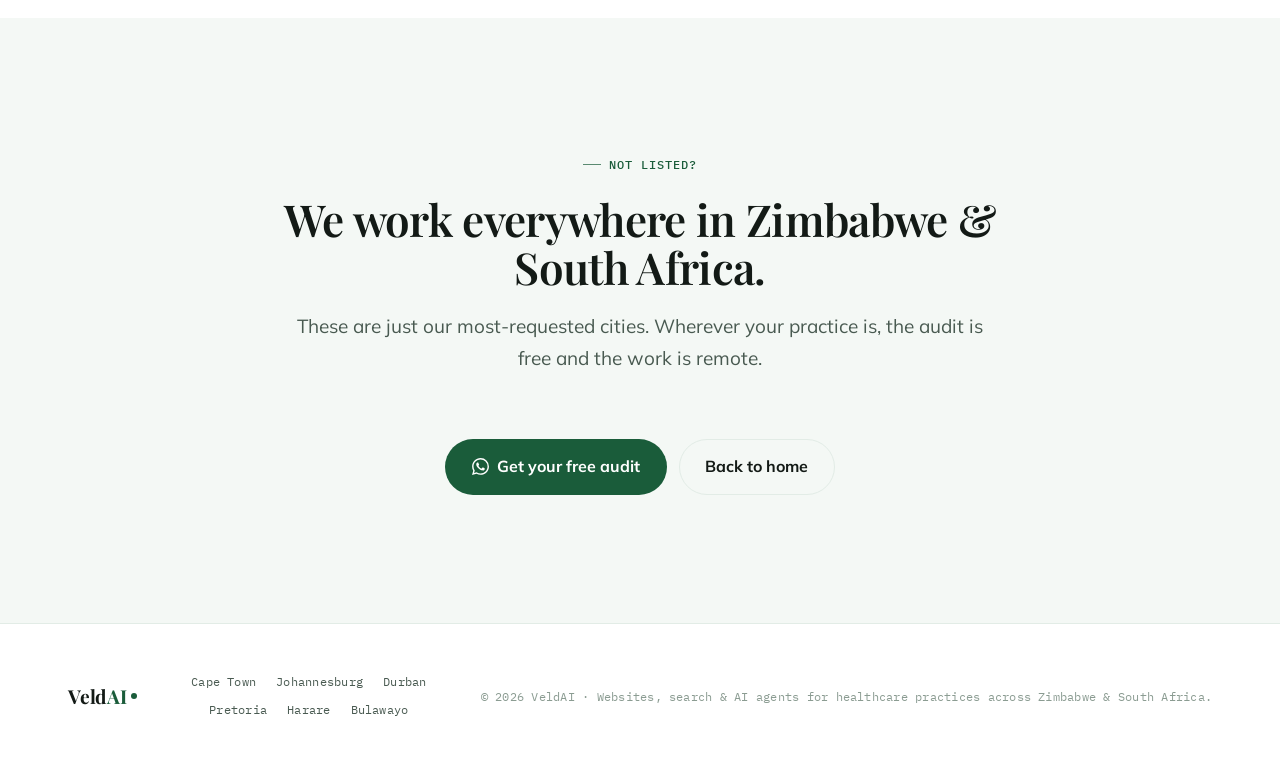
<file: production/locations/index.html>
<!DOCTYPE html>
<html lang="en" data-direction="clinical">
<head>
    <meta charset="UTF-8">
    <meta name="viewport" content="width=device-width, initial-scale=1.0">
    <title>Locations — Healthcare Websites & AI Agents across Zimbabwe & South Africa | VeldAI</title>
    <meta name="description" content="VeldAI builds websites, SEO + AEO and AI agents for healthcare practices in Cape Town, Johannesburg, Durban, Pretoria, Harare and Bulawayo. Free audit, delivered remotely.">
    <link rel="canonical" href="https://veldaihealth.com/locations">
    <meta property="og:site_name" content="VeldAI">
    <meta property="og:title" content="Locations — Healthcare Websites & AI Agents across Zimbabwe & South Africa | VeldAI">
    <meta property="og:description" content="VeldAI builds websites, SEO + AEO and AI agents for healthcare practices in Cape Town, Johannesburg, Durban, Pretoria, Harare and Bulawayo. Free audit, delivered remotely.">
    <meta property="og:type" content="website">
    <meta property="og:url" content="https://veldaihealth.com/locations">
    <meta property="og:image" content="https://veldaihealth.com/og-image.png">
    <meta name="twitter:card" content="summary_large_image">

    <script type="application/ld+json">
    {
        "@context": "https://schema.org",
        "@type": "BreadcrumbList",
        "itemListElement": [
            { "@type": "ListItem", "position": 1, "name": "Home", "item": "https://veldaihealth.com" },
            { "@type": "ListItem", "position": 2, "name": "Locations", "item": "https://veldaihealth.com/locations" }
        ]
    }
    </script>

    <link rel="preconnect" href="https://fonts.googleapis.com">
    <link rel="preconnect" href="https://fonts.gstatic.com" crossorigin>
    <link href="https://fonts.googleapis.com/css2?family=Playfair+Display:ital,wght@0,500;0,600;0,700;1,500;1,600&family=Mulish:wght@300;400;500;600;700;800&family=IBM+Plex+Mono:wght@400;500&display=swap" rel="stylesheet">
    <link rel="stylesheet" href="../styles.css">
</head>
<body>
    <svg aria-hidden="true" focusable="false" style="display:none;" xmlns="http://www.w3.org/2000/svg">
        <symbol id="whatsapp-icon" viewBox="0 0 24 24" fill="currentColor">
            <path d="M17.472 14.382c-.297-.149-1.758-.867-2.03-.967-.273-.099-.471-.148-.67.15-.197.297-.767.966-.94 1.164-.173.199-.347.223-.644.075-.297-.15-1.255-.463-2.39-1.475-.883-.788-1.48-1.761-1.653-2.059-.173-.297-.018-.458.13-.606.134-.133.298-.347.446-.52.149-.174.198-.298.298-.497.099-.198.05-.371-.025-.52-.075-.149-.669-1.612-.916-2.207-.242-.579-.487-.5-.669-.51-.173-.008-.371-.01-.57-.01-.198 0-.52.074-.792.372-.272.297-1.04 1.016-1.04 2.479 0 1.462 1.065 2.875 1.213 3.074.149.198 2.096 3.2 5.077 4.487.709.306 1.262.489 1.694.625.712.227 1.36.195 1.871.118.571-.085 1.758-.719 2.006-1.413.248-.694.248-1.289.173-1.413-.074-.124-.272-.198-.57-.347m-5.421 7.403h-.004a9.87 9.87 0 01-5.031-1.378l-.361-.214-3.741.982.998-3.648-.235-.374a9.86 9.86 0 01-1.51-5.26c.001-5.45 4.436-9.884 9.888-9.884 2.64 0 5.122 1.03 6.988 2.898a9.825 9.825 0 012.893 6.994c-.003 5.45-4.437 9.884-9.885 9.884m8.413-18.297A11.815 11.815 0 0012.05 0C5.495 0 .16 5.335.157 11.892c0 2.096.547 4.142 1.588 5.945L.057 24l6.305-1.654a11.882 11.882 0 005.683 1.448h.005c6.554 0 11.89-5.335 11.893-11.893a11.821 11.821 0 00-3.48-8.413z"/>
        </symbol>
    </svg>

    <header class="site-header" role="banner">
        <div class="container">
            <a href="../index.html" class="site-logo" aria-label="VeldAI — home">
                Veld<span class="logo-accent">AI</span><span class="logo-dot" aria-hidden="true"></span>
            </a>
            <nav class="header-nav" aria-label="Primary">
                <a href="../index.html#services" class="navlink">What we build</a>
                <a href="../index.html#process" class="navlink">How it works</a>
                <a href="../index.html#faq" class="navlink">FAQ</a>
                <a href="https://wa.me/263781393238" class="btn btn--primary btn--header" target="_blank" rel="noopener noreferrer" aria-label="Contact VeldAI on WhatsApp">
                    <svg class="whatsapp-icon" aria-hidden="true"><use href="#whatsapp-icon"/></svg>
                    Free audit
                </a>
            </nav>
        </div>
    </header>

    <main>
        <section class="section" id="locations" aria-labelledby="loc-heading">
            <div class="container">
                <div class="section-head center reveal">
                    <span class="eyebrow">Locations</span>
                    <h2 id="loc-heading">Healthcare practices we serve across<br><span class="accent-italic">Zimbabwe &amp; South Africa.</span></h2>
                    <p>Pick your city for local detail and pricing — or reach out from anywhere. Everything is delivered remotely, so your location is never a barrier.</p>
                </div>

                <div class="section-head reveal" style="margin-bottom: var(--s-8);">
                    <span class="eyebrow">South Africa · pricing in Rand (R)</span>
                </div>
                <div class="loc-grid" style="margin-bottom: var(--s-20);">
                    <a class="loc-card reveal" href="cape-town.html" aria-label="VeldAI in Cape Town">
                        <span class="loc-card__country">South Africa</span>
                        <span class="loc-card__city">Cape Town</span>
                        <span class="loc-card__suburbs">City Bowl · Sea Point · Claremont · Constantia · Century City · Durbanville</span>
                        <span class="loc-card__foot">
                            <span class="loc-card__cur">Pricing in Rand (R)</span>
                            <span class="loc-card__go">View →</span>
                        </span>
                    </a>
                    <a class="loc-card reveal" href="johannesburg.html" aria-label="VeldAI in Johannesburg">
                        <span class="loc-card__country">South Africa</span>
                        <span class="loc-card__city">Johannesburg</span>
                        <span class="loc-card__suburbs">Sandton · Rosebank · Fourways · Bryanston · Randburg · Midrand</span>
                        <span class="loc-card__foot">
                            <span class="loc-card__cur">Pricing in Rand (R)</span>
                            <span class="loc-card__go">View →</span>
                        </span>
                    </a>
                    <a class="loc-card reveal" href="durban.html" aria-label="VeldAI in Durban">
                        <span class="loc-card__country">South Africa</span>
                        <span class="loc-card__city">Durban</span>
                        <span class="loc-card__suburbs">Umhlanga · Ballito · Berea · Morningside · Westville · Hillcrest</span>
                        <span class="loc-card__foot">
                            <span class="loc-card__cur">Pricing in Rand (R)</span>
                            <span class="loc-card__go">View →</span>
                        </span>
                    </a>
                    <a class="loc-card reveal" href="pretoria.html" aria-label="VeldAI in Pretoria">
                        <span class="loc-card__country">South Africa</span>
                        <span class="loc-card__city">Pretoria</span>
                        <span class="loc-card__suburbs">Centurion · Brooklyn · Menlyn · Hatfield · Waterkloof · Montana</span>
                        <span class="loc-card__foot">
                            <span class="loc-card__cur">Pricing in Rand (R)</span>
                            <span class="loc-card__go">View →</span>
                        </span>
                    </a>
                </div>

                <div class="section-head reveal" style="margin-bottom: var(--s-8);">
                    <span class="eyebrow">Zimbabwe · pricing in US Dollars (US$)</span>
                </div>
                <div class="loc-grid">
                    <a class="loc-card reveal" href="harare.html" aria-label="VeldAI in Harare">
                        <span class="loc-card__country">Zimbabwe</span>
                        <span class="loc-card__city">Harare</span>
                        <span class="loc-card__suburbs">Borrowdale · Avondale · Mount Pleasant · Highlands · Newlands · CBD</span>
                        <span class="loc-card__foot">
                            <span class="loc-card__cur">Pricing in US Dollars (US$)</span>
                            <span class="loc-card__go">View →</span>
                        </span>
                    </a>
                    <a class="loc-card reveal" href="bulawayo.html" aria-label="VeldAI in Bulawayo">
                        <span class="loc-card__country">Zimbabwe</span>
                        <span class="loc-card__city">Bulawayo</span>
                        <span class="loc-card__suburbs">Hillside · Khumalo · Famona · Bradfield · Northend · CBD</span>
                        <span class="loc-card__foot">
                            <span class="loc-card__cur">Pricing in US Dollars (US$)</span>
                            <span class="loc-card__go">View →</span>
                        </span>
                    </a>
                </div>
            </div>
        </section>

        <section class="section section--tint" id="contact" aria-labelledby="contact-heading">
            <div class="container">
                <div class="section-head center reveal">
                    <span class="eyebrow">Not listed?</span>
                    <h2 id="contact-heading">We work everywhere in Zimbabwe &amp; South Africa.</h2>
                    <p>These are just our most-requested cities. Wherever your practice is, the audit is free and the work is remote.</p>
                </div>
                <div class="hero__cta reveal" style="justify-content:center;">
                    <a href="https://wa.me/263781393238" class="btn btn--primary" target="_blank" rel="noopener noreferrer">
                        <svg class="whatsapp-icon" aria-hidden="true"><use href="#whatsapp-icon"/></svg>
                        Get your free audit
                    </a>
                    <a href="../index.html" class="btn btn--ghost">Back to home</a>
                </div>
            </div>
        </section>
    </main>

    <footer class="site-footer" role="contentinfo">
        <div class="container">
            <a href="../index.html" class="site-logo">Veld<span class="logo-accent">AI</span><span class="logo-dot" aria-hidden="true"></span></a>
            <nav class="footer-locations" aria-label="Locations">
                <a href="cape-town.html">Cape Town</a><a href="johannesburg.html">Johannesburg</a><a href="durban.html">Durban</a><a href="pretoria.html">Pretoria</a><a href="harare.html">Harare</a><a href="bulawayo.html">Bulawayo</a>
            </nav>
            <p>&copy; 2026 VeldAI · Websites, search &amp; AI agents for healthcare practices across Zimbabwe &amp; South Africa.</p>
        </div>
    </footer>

    <script src="../page.js"></script>
</body>
</html>
</file>
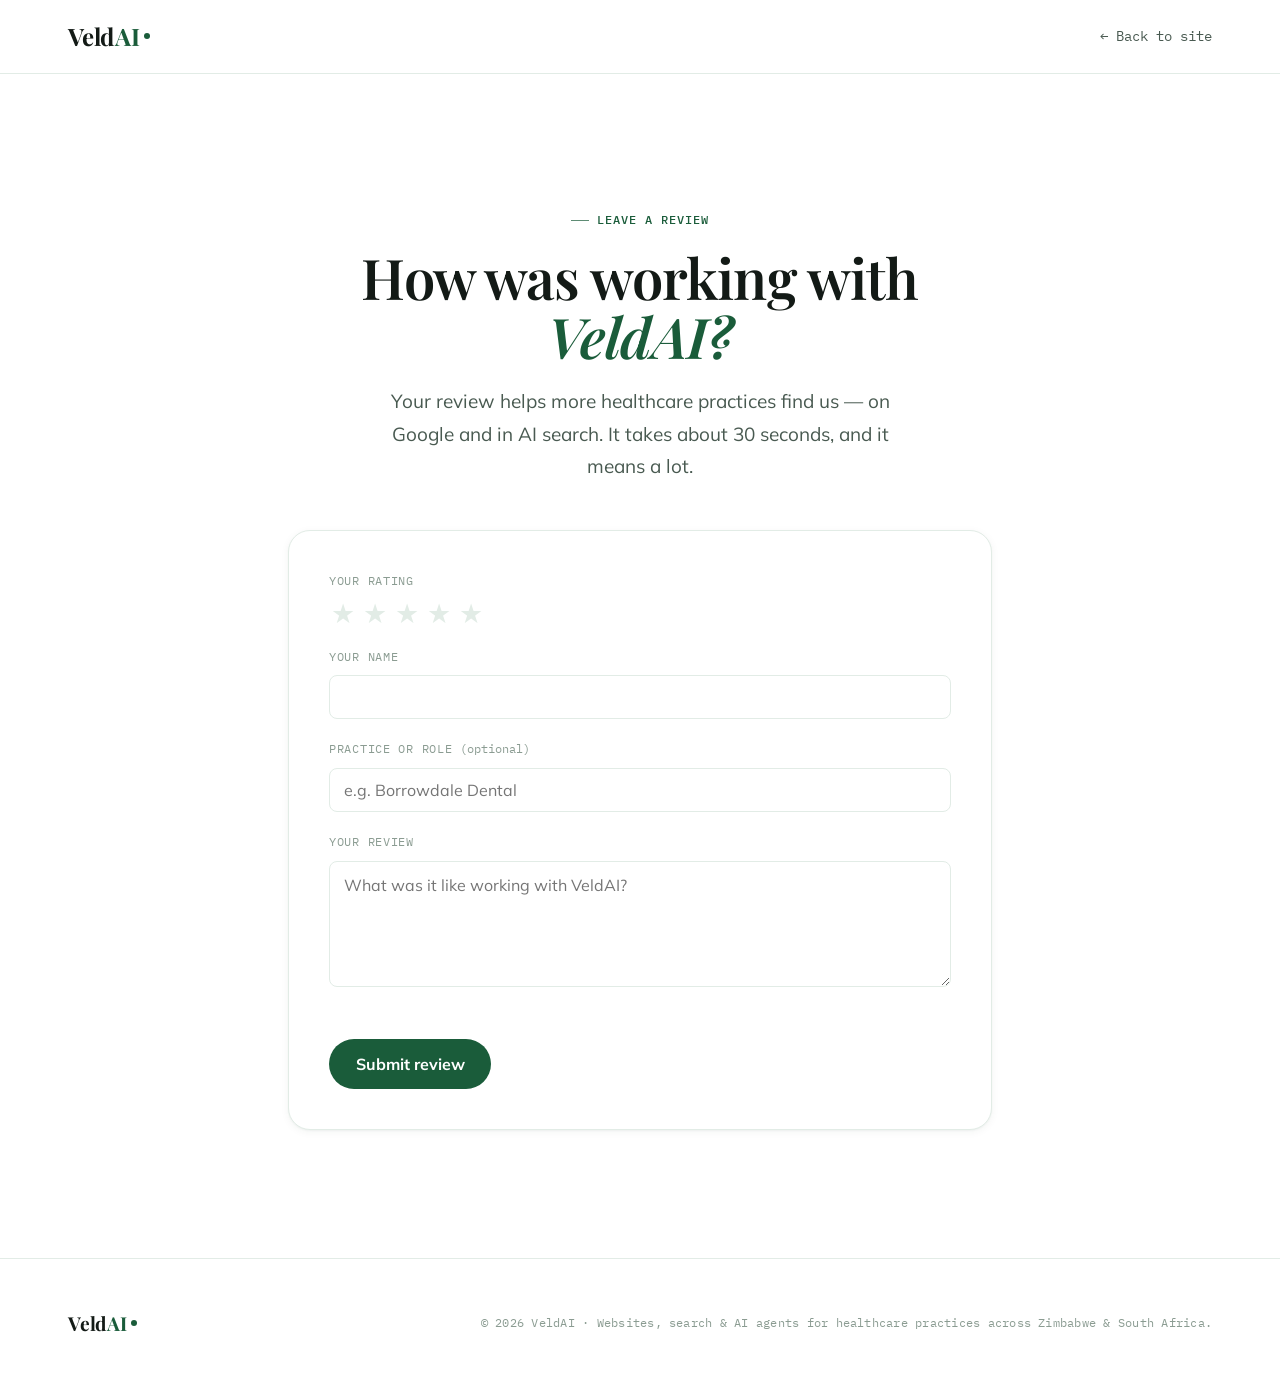
<file: production/review.html>
<!DOCTYPE html>
<html lang="en" data-direction="clinical">
<head>
    <meta charset="UTF-8">
    <meta name="viewport" content="width=device-width, initial-scale=1.0">
    <title>Leave a review — VeldAI</title>
    <meta name="description" content="Share your experience working with VeldAI. Your review helps more healthcare practices find us.">
    <meta name="robots" content="noindex">
    <link rel="canonical" href="https://veldaihealth.com/review">
    <link rel="preconnect" href="https://fonts.googleapis.com">
    <link rel="preconnect" href="https://fonts.gstatic.com" crossorigin>
    <link href="https://fonts.googleapis.com/css2?family=Playfair+Display:ital,wght@0,500;0,600;0,700;1,500;1,600&family=Mulish:wght@300;400;500;600;700;800&family=IBM+Plex+Mono:wght@400;500&display=swap" rel="stylesheet">
    <link rel="stylesheet" href="styles.css">
</head>
<body>
    <svg aria-hidden="true" focusable="false" style="display:none;" xmlns="http://www.w3.org/2000/svg">
        <symbol id="whatsapp-icon" viewBox="0 0 24 24" fill="currentColor">
            <path d="M17.472 14.382c-.297-.149-1.758-.867-2.03-.967-.273-.099-.471-.148-.67.15-.197.297-.767.966-.94 1.164-.173.199-.347.223-.644.075-.297-.15-1.255-.463-2.39-1.475-.883-.788-1.48-1.761-1.653-2.059-.173-.297-.018-.458.13-.606.134-.133.298-.347.446-.52.149-.174.198-.298.298-.497.099-.198.05-.371-.025-.52-.075-.149-.669-1.612-.916-2.207-.242-.579-.487-.5-.669-.51-.173-.008-.371-.01-.57-.01-.198 0-.52.074-.792.372-.272.297-1.04 1.016-1.04 2.479 0 1.462 1.065 2.875 1.213 3.074.149.198 2.096 3.2 5.077 4.487.709.306 1.262.489 1.694.625.712.227 1.36.195 1.871.118.571-.085 1.758-.719 2.006-1.413.248-.694.248-1.289.173-1.413-.074-.124-.272-.198-.57-.347m-5.421 7.403h-.004a9.87 9.87 0 01-5.031-1.378l-.361-.214-3.741.982.998-3.648-.235-.374a9.86 9.86 0 01-1.51-5.26c.001-5.45 4.436-9.884 9.888-9.884 2.64 0 5.122 1.03 6.988 2.898a9.825 9.825 0 012.893 6.994c-.003 5.45-4.437 9.884-9.885 9.884m8.413-18.297A11.815 11.815 0 0012.05 0C5.495 0 .16 5.335.157 11.892c0 2.096.547 4.142 1.588 5.945L.057 24l6.305-1.654a11.882 11.882 0 005.683 1.448h.005c6.554 0 11.89-5.335 11.893-11.893a11.821 11.821 0 00-3.48-8.413z"/>
        </symbol>
    </svg>

    <header class="site-header" role="banner">
        <div class="container">
            <a href="index.html" class="site-logo" aria-label="VeldAI — home">
                Veld<span class="logo-accent">AI</span><span class="logo-dot" aria-hidden="true"></span>
            </a>
            <nav class="header-nav" aria-label="Primary">
                <a href="index.html" class="review-back">&larr; Back to site</a>
            </nav>
        </div>
    </header>

    <main>
        <section class="section" id="review-page">
            <div class="container container--narrow">
                <div class="review-page-head reveal">
                    <span class="eyebrow">Leave a review</span>
                    <h1>How was working with <span class="accent-italic">VeldAI?</span></h1>
                    <p>Your review helps more healthcare practices find us — on Google and in AI search. It takes about 30 seconds, and it means a lot.</p>
                </div>

                <div class="review-form-wrap reveal">
                    <form id="review-form" class="review-form" novalidate>
                        <input type="text" name="_gotcha" tabindex="-1" autocomplete="off" aria-hidden="true" style="position:absolute;left:-9999px;">
                        <input type="hidden" name="rating" value="">
                        <div class="review-field">
                            <span class="review-label" id="rating-label">Your rating</span>
                            <div class="star-input" role="radiogroup" aria-labelledby="rating-label">
                                <button type="button" role="radio" aria-checked="false" aria-label="1 star">&#9733;</button>
                                <button type="button" role="radio" aria-checked="false" aria-label="2 stars">&#9733;</button>
                                <button type="button" role="radio" aria-checked="false" aria-label="3 stars">&#9733;</button>
                                <button type="button" role="radio" aria-checked="false" aria-label="4 stars">&#9733;</button>
                                <button type="button" role="radio" aria-checked="false" aria-label="5 stars">&#9733;</button>
                            </div>
                        </div>
                        <div class="review-field">
                            <label class="review-label" for="rv-name">Your name</label>
                            <input id="rv-name" name="name" type="text" autocomplete="name" required>
                        </div>
                        <div class="review-field">
                            <label class="review-label" for="rv-practice">Practice or role <span style="text-transform:none;letter-spacing:0;">(optional)</span></label>
                            <input id="rv-practice" name="practice" type="text" placeholder="e.g. Borrowdale Dental">
                        </div>
                        <div class="review-field">
                            <label class="review-label" for="rv-text">Your review</label>
                            <textarea id="rv-text" name="review" rows="4" required placeholder="What was it like working with VeldAI?"></textarea>
                        </div>
                        <div class="review-followup" id="review-followup" hidden>
                            <p class="review-followup__note">Sorry it wasn't a 5-star experience. A couple of quick questions — these come <strong>straight to us privately</strong>, not to the public site.</p>
                            <div class="review-field">
                                <span class="review-label">What were the main problems?</span>
                                <div class="issue-chips">
                                    <label class="issue-chip"><input type="checkbox" name="issues" value="Communication & responsiveness"><span>Communication</span></label>
                                    <label class="issue-chip"><input type="checkbox" name="issues" value="Timelines & delays"><span>Timelines</span></label>
                                    <label class="issue-chip"><input type="checkbox" name="issues" value="Website or design"><span>Website / design</span></label>
                                    <label class="issue-chip"><input type="checkbox" name="issues" value="AI agents & automation"><span>AI / automation</span></label>
                                    <label class="issue-chip"><input type="checkbox" name="issues" value="Pricing & value"><span>Pricing / value</span></label>
                                    <label class="issue-chip"><input type="checkbox" name="issues" value="Something else"><span>Something else</span></label>
                                </div>
                            </div>
                            <div class="review-field">
                                <label class="review-label" for="rv-improve">What would have made it a 5-star experience?</label>
                                <textarea id="rv-improve" name="improvement" rows="3" placeholder="Tell us what happened and how we could have done better."></textarea>
                            </div>
                        </div>
                        <div class="contact__actions">
                            <button type="submit" class="btn btn--primary">Submit review</button>
                            <span id="review-status" class="review-status" aria-live="polite"></span>
                        </div>
                    </form>
                    <div id="review-thanks" class="review-thanks" style="display:none;"></div>
                </div>
            </div>
        </section>
    </main>

    <footer class="site-footer" role="contentinfo">
        <div class="container">
            <a href="index.html" class="site-logo">Veld<span class="logo-accent">AI</span><span class="logo-dot" aria-hidden="true"></span></a>
            <p>&copy; 2026 VeldAI · Websites, search &amp; AI agents for healthcare practices across Zimbabwe &amp; South Africa.</p>
        </div>
    </footer>

    <script src="page.js"></script>
</body>
</html>
</file>
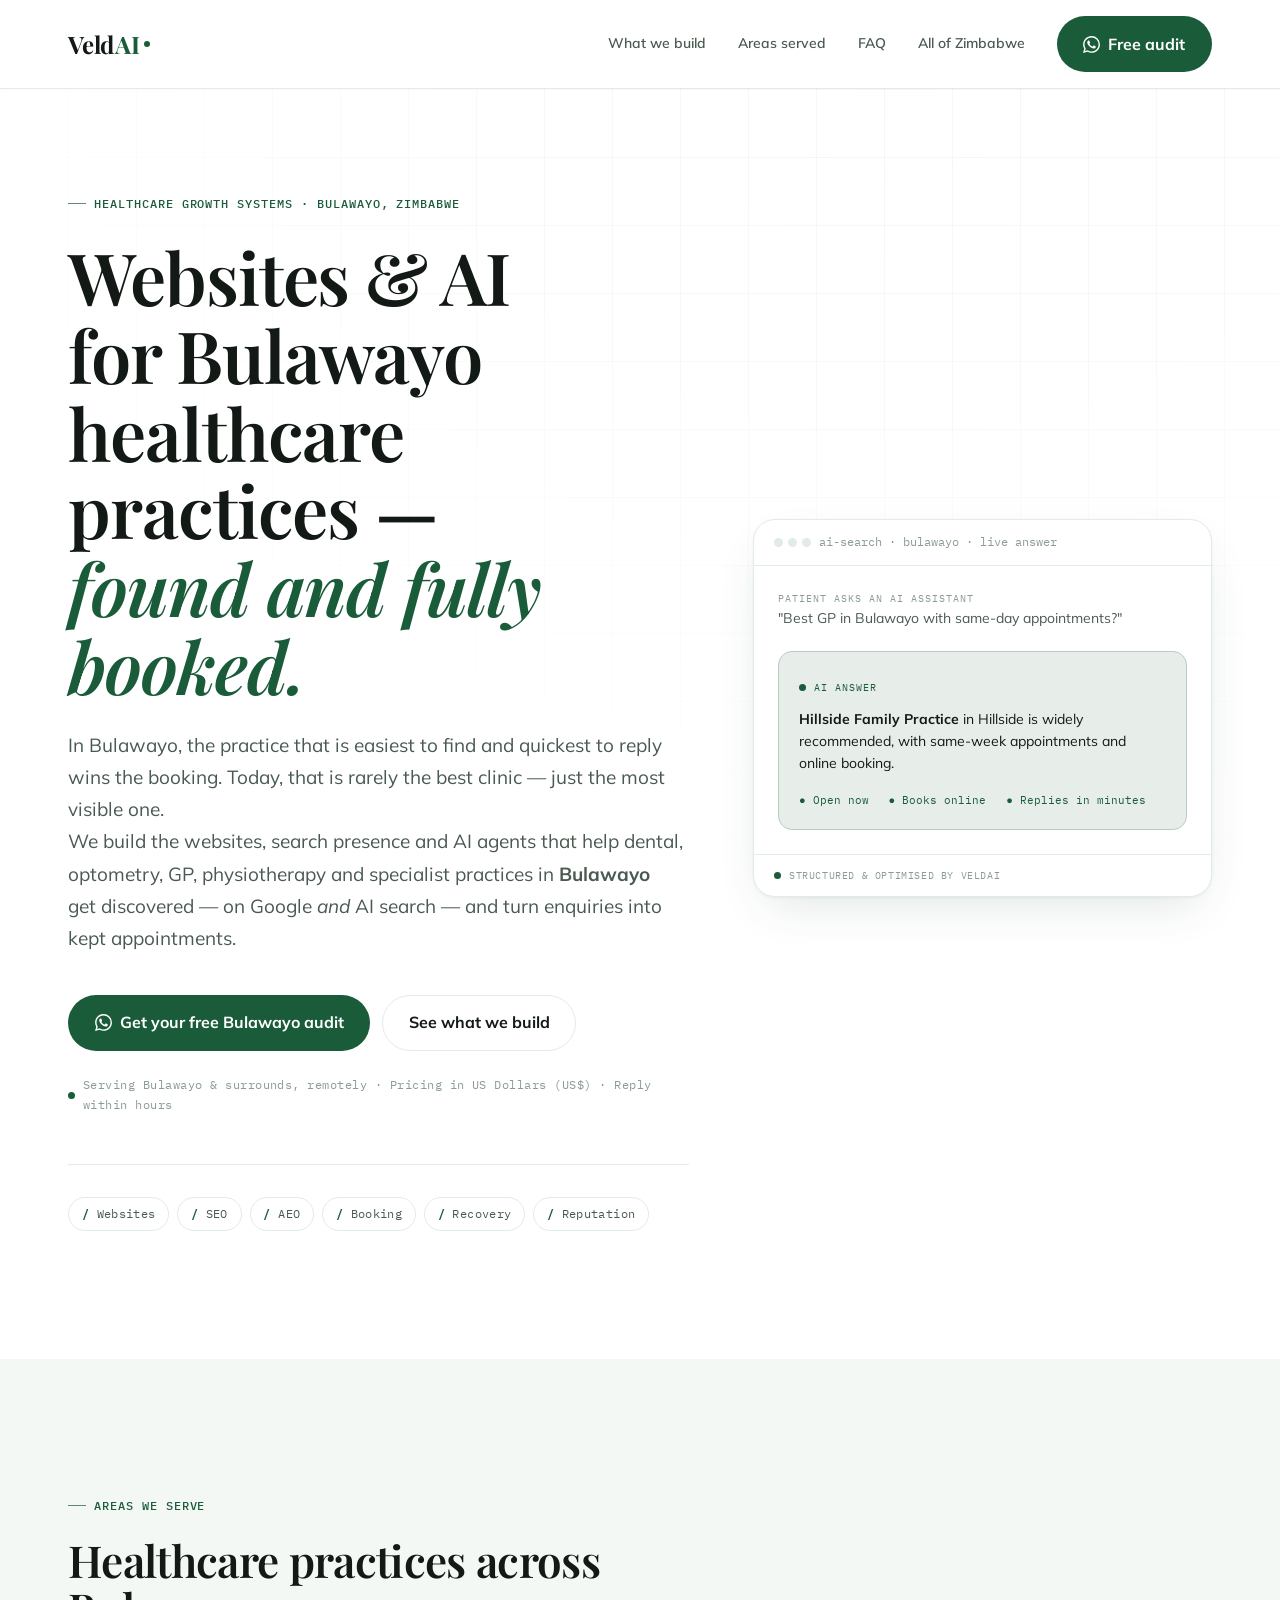
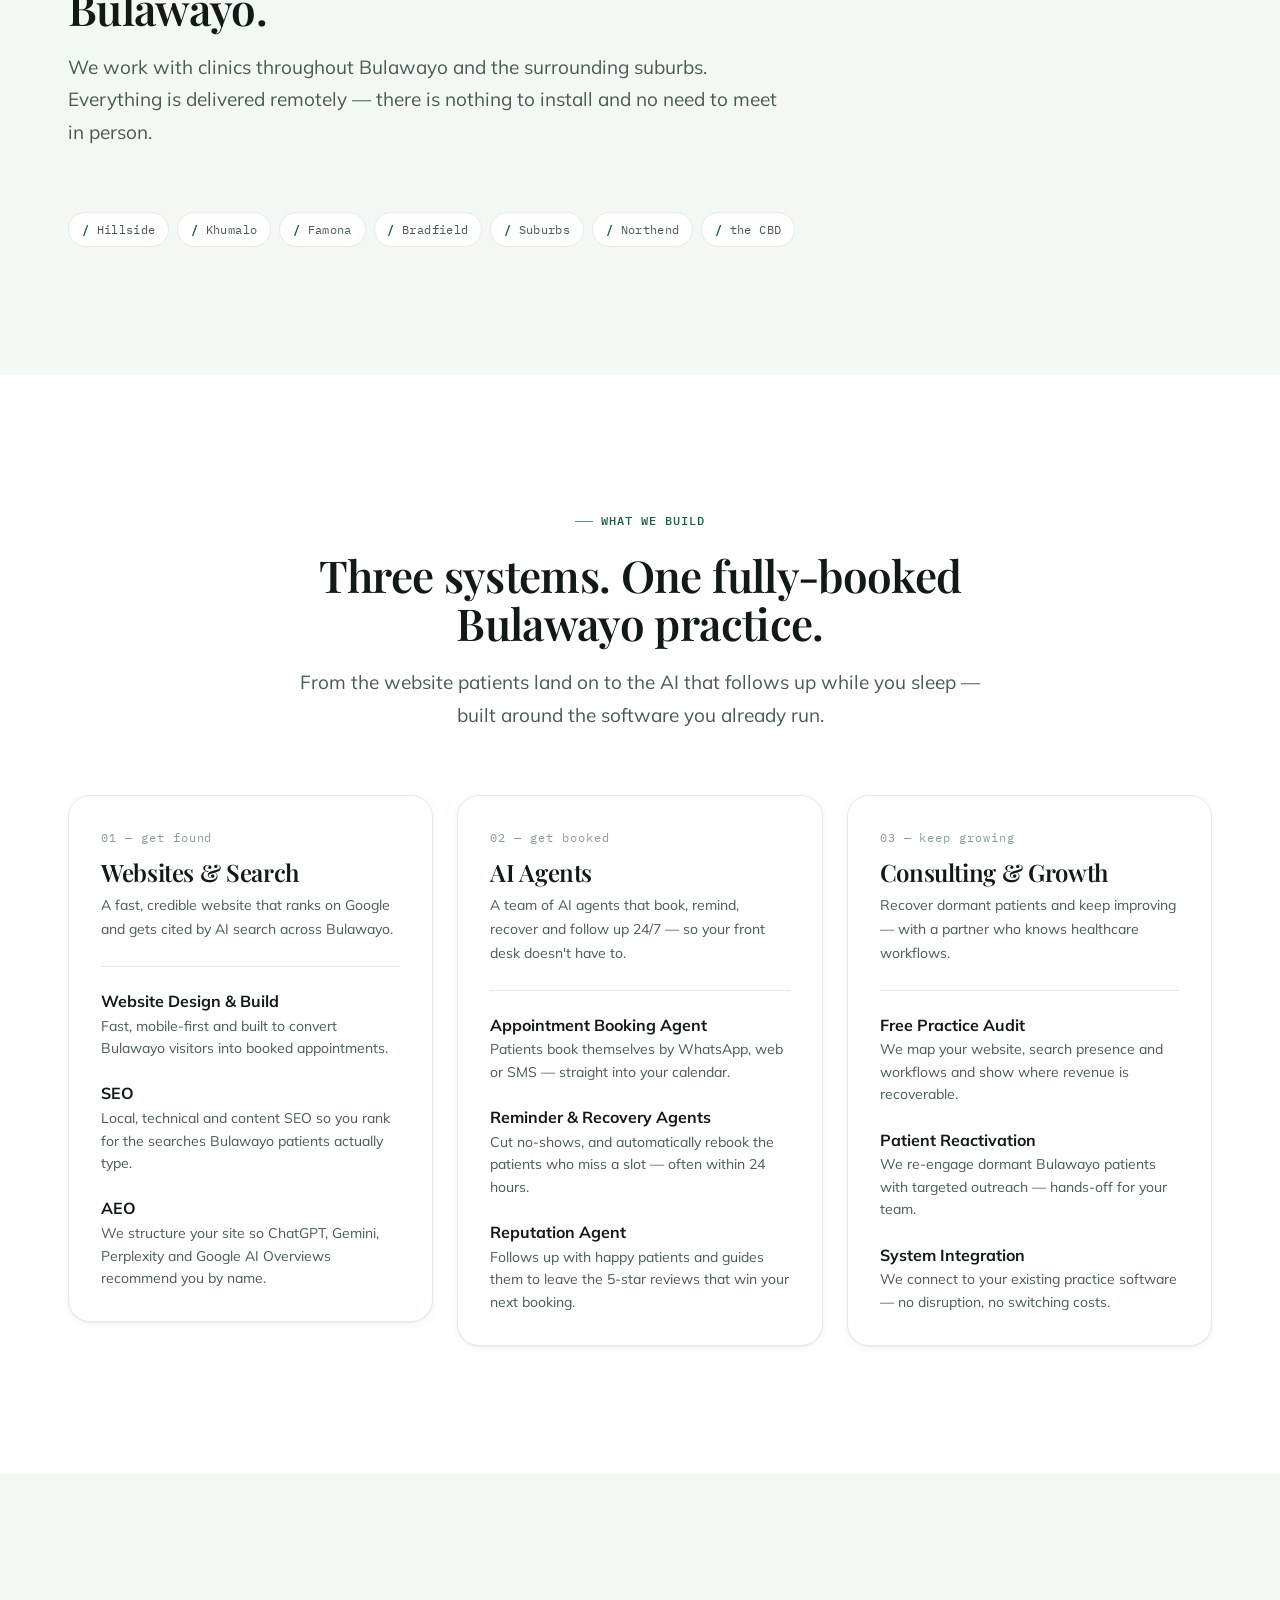
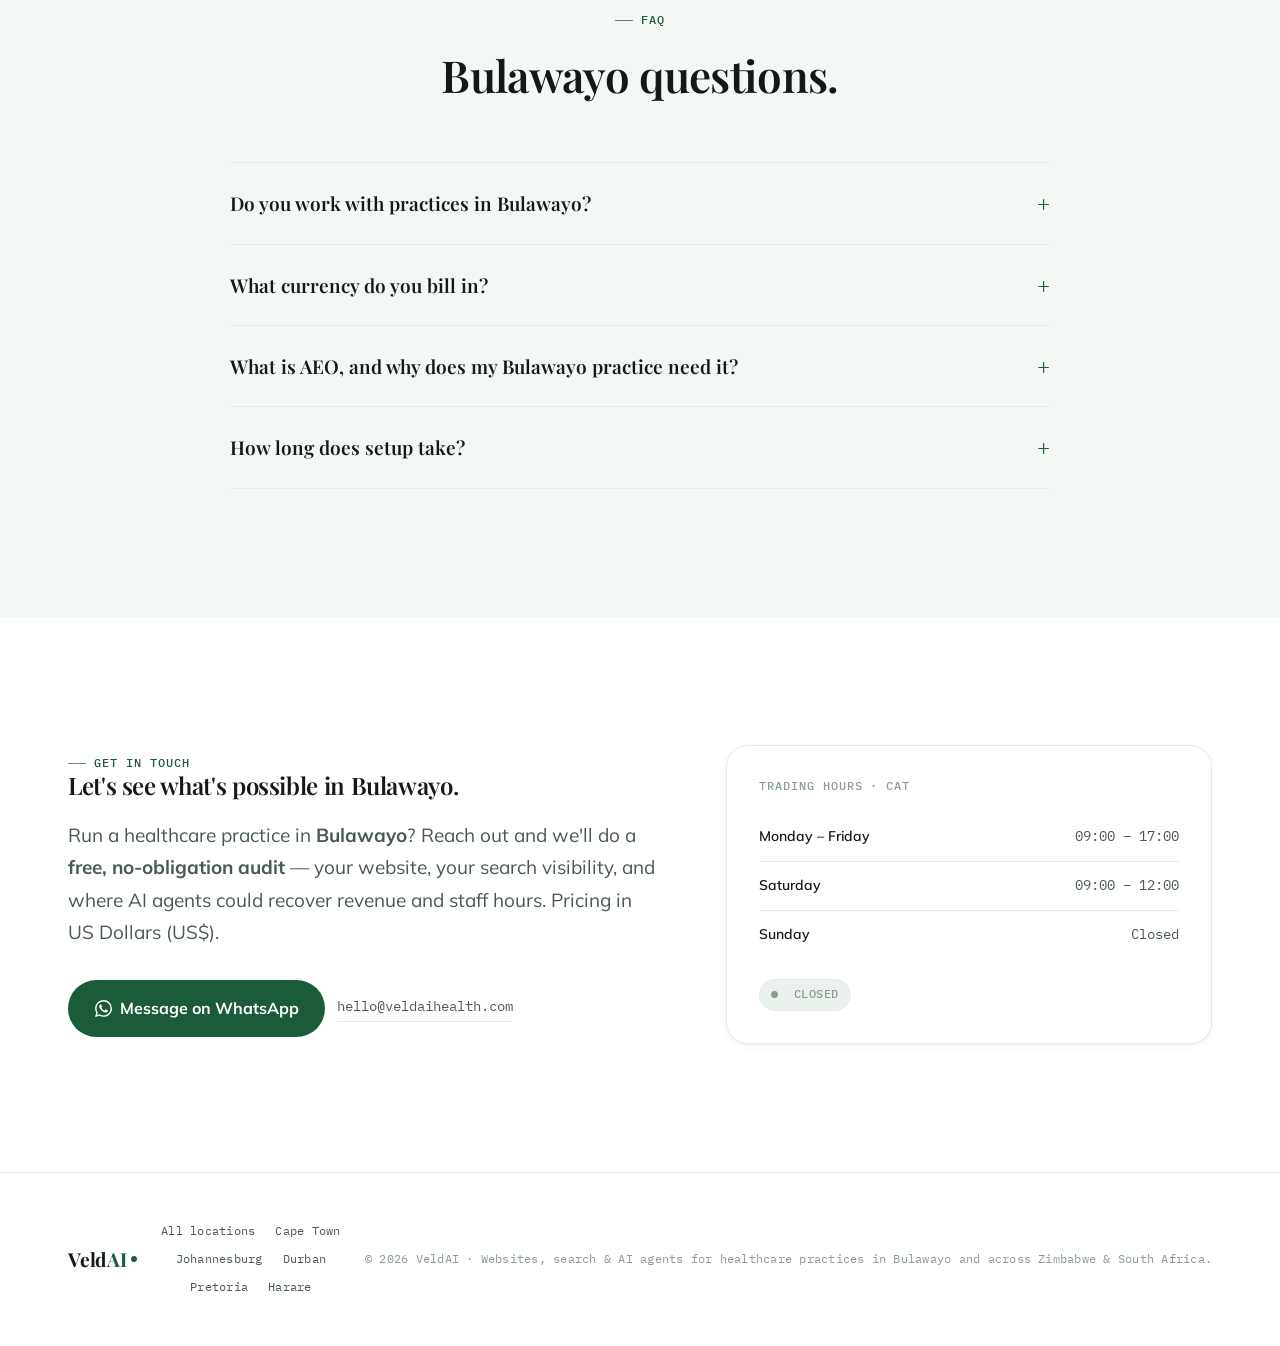
<file: production/locations/bulawayo.html>
<!DOCTYPE html>
<html lang="en" data-direction="clinical">
<head>
    <meta charset="UTF-8">
    <meta name="viewport" content="width=device-width, initial-scale=1.0">
    <title>Healthcare Websites, SEO & AI Agents in Bulawayo | VeldAI</title>
    <meta name="description" content="VeldAI builds websites, SEO + AEO and AI agents — appointment booking, no-show recovery, reminders and reputation follow-up — for dental, optometry, GP, physio and specialist practices in Bulawayo, Zimbabwe. Free audit.">
    <meta name="keywords" content="healthcare website Bulawayo, dental website Bulawayo, SEO Bulawayo, AEO Bulawayo, AI appointment booking Bulawayo, no-show recovery Bulawayo, reputation management Bulawayo, Hillside, Khumalo, Famona, Bradfield">
    <link rel="canonical" href="https://veldaihealth.com/locations/bulawayo">

    <meta property="og:site_name"  content="VeldAI">
    <meta property="og:title"       content="Healthcare Websites, SEO & AI Agents in Bulawayo | VeldAI">
    <meta property="og:description" content="VeldAI builds websites, SEO + AEO and AI agents — appointment booking, no-show recovery, reminders and reputation follow-up — for dental, optometry, GP, physio and specialist practices in Bulawayo, Zimbabwe. Free audit.">
    <meta property="og:type"        content="website">
    <meta property="og:url"         content="https://veldaihealth.com/locations/bulawayo">
    <meta property="og:locale"      content="en_ZW">
    <meta property="og:image"       content="https://veldaihealth.com/og-image.png">
    <meta name="twitter:card"       content="summary_large_image">
    <meta name="twitter:title"      content="Healthcare Websites, SEO & AI Agents in Bulawayo | VeldAI">
    <meta name="twitter:description" content="VeldAI builds websites, SEO + AEO and AI agents — appointment booking, no-show recovery, reminders and reputation follow-up — for dental, optometry, GP, physio and specialist practices in Bulawayo, Zimbabwe. Free audit.">

    <script type="application/ld+json">
    {
        "@context": "https://schema.org",
        "@type": "ProfessionalService",
        "name": "VeldAI — Bulawayo",
        "description": "Websites, SEO + AEO and AI agents for healthcare practices in Bulawayo, Zimbabwe.",
        "telephone": "+263781393238",
        "email": "hello@veldaihealth.com",
        "url": "https://veldaihealth.com/locations/bulawayo",
        "image": "https://veldaihealth.com/og-image.png",
        "priceRange": "US$",
        "areaServed": { "@type": "City", "name": "Bulawayo", "containedInPlace": { "@type": "AdministrativeArea", "name": "Bulawayo Metropolitan, Zimbabwe" } },
        "address": { "@type": "PostalAddress", "addressLocality": "Bulawayo", "addressRegion": "Bulawayo Metropolitan", "addressCountry": "ZW" },
        "hasOfferCatalog": {
            "@type": "OfferCatalog", "name": "Services",
            "itemListElement": [
                { "@type": "Offer", "itemOffered": { "@type": "Service", "name": "Healthcare website design & build" } },
                { "@type": "Offer", "itemOffered": { "@type": "Service", "name": "SEO & Answer Engine Optimization (AEO)" } },
                { "@type": "Offer", "itemOffered": { "@type": "Service", "name": "AI appointment booking agent" } },
                { "@type": "Offer", "itemOffered": { "@type": "Service", "name": "No-show recovery agent" } },
                { "@type": "Offer", "itemOffered": { "@type": "Service", "name": "Reputation & review follow-up agent" } }
            ]
        }
    }
    </script>
    <script type="application/ld+json">
    {
        "@context": "https://schema.org",
        "@type": "BreadcrumbList",
        "itemListElement": [
            { "@type": "ListItem", "position": 1, "name": "Home", "item": "https://veldaihealth.com" },
            { "@type": "ListItem", "position": 2, "name": "Locations", "item": "https://veldaihealth.com/locations" },
            { "@type": "ListItem", "position": 3, "name": "Bulawayo", "item": "https://veldaihealth.com/locations/bulawayo" }
        ]
    }
    </script>
    <script type="application/ld+json">
    {
        "@context": "https://schema.org",
        "@type": "FAQPage",
        "mainEntity": [
            { "@type": "Question", "name": "Do you work with practices in Bulawayo?", "acceptedAnswer": { "@type": "Answer", "text": "Yes. We work with healthcare practices across Bulawayo and the surrounding areas including Hillside, Khumalo, Famona, Bradfield. Everything is delivered remotely, so your location is never a barrier." } },
            { "@type": "Question", "name": "What currency do you bill in for Bulawayo?", "acceptedAnswer": { "@type": "Answer", "text": "For practices in Zimbabwe, all pricing is quoted and billed in US Dollars (US$)." } },
            { "@type": "Question", "name": "What is AEO and why does my Bulawayo practice need it?", "acceptedAnswer": { "@type": "Answer", "text": "AEO (Answer Engine Optimization) makes your practice the answer when Bulawayo patients ask AI tools like ChatGPT, Google AI Overviews, Perplexity or Gemini for a clinic. We structure your site and data so those engines cite and recommend you." } },
            { "@type": "Question", "name": "How long does setup take?", "acceptedAnswer": { "@type": "Answer", "text": "Most practices are live within two weeks. A new website typically takes two to three weeks; automation runs in parallel." } }
        ]
    }
    </script>

    <link rel="preconnect" href="https://fonts.googleapis.com">
    <link rel="preconnect" href="https://fonts.gstatic.com" crossorigin>
    <link href="https://fonts.googleapis.com/css2?family=Playfair+Display:ital,wght@0,500;0,600;0,700;1,500;1,600&family=Mulish:wght@300;400;500;600;700;800&family=IBM+Plex+Mono:wght@400;500&display=swap" rel="stylesheet">
    <link rel="stylesheet" href="../styles.css">
</head>
<body>
    <svg aria-hidden="true" focusable="false" style="display:none;" xmlns="http://www.w3.org/2000/svg">
        <symbol id="whatsapp-icon" viewBox="0 0 24 24" fill="currentColor">
            <path d="M17.472 14.382c-.297-.149-1.758-.867-2.03-.967-.273-.099-.471-.148-.67.15-.197.297-.767.966-.94 1.164-.173.199-.347.223-.644.075-.297-.15-1.255-.463-2.39-1.475-.883-.788-1.48-1.761-1.653-2.059-.173-.297-.018-.458.13-.606.134-.133.298-.347.446-.52.149-.174.198-.298.298-.497.099-.198.05-.371-.025-.52-.075-.149-.669-1.612-.916-2.207-.242-.579-.487-.5-.669-.51-.173-.008-.371-.01-.57-.01-.198 0-.52.074-.792.372-.272.297-1.04 1.016-1.04 2.479 0 1.462 1.065 2.875 1.213 3.074.149.198 2.096 3.2 5.077 4.487.709.306 1.262.489 1.694.625.712.227 1.36.195 1.871.118.571-.085 1.758-.719 2.006-1.413.248-.694.248-1.289.173-1.413-.074-.124-.272-.198-.57-.347m-5.421 7.403h-.004a9.87 9.87 0 01-5.031-1.378l-.361-.214-3.741.982.998-3.648-.235-.374a9.86 9.86 0 01-1.51-5.26c.001-5.45 4.436-9.884 9.888-9.884 2.64 0 5.122 1.03 6.988 2.898a9.825 9.825 0 012.893 6.994c-.003 5.45-4.437 9.884-9.885 9.884m8.413-18.297A11.815 11.815 0 0012.05 0C5.495 0 .16 5.335.157 11.892c0 2.096.547 4.142 1.588 5.945L.057 24l6.305-1.654a11.882 11.882 0 005.683 1.448h.005c6.554 0 11.89-5.335 11.893-11.893a11.821 11.821 0 00-3.48-8.413z"/>
        </symbol>
    </svg>

    <header class="site-header" role="banner">
        <div class="container">
            <a href="../index.html" class="site-logo" aria-label="VeldAI — home">
                Veld<span class="logo-accent">AI</span><span class="logo-dot" aria-hidden="true"></span>
            </a>
            <nav class="header-nav" aria-label="Primary">
                <a href="#services" class="navlink">What we build</a>
                <a href="#areas" class="navlink">Areas served</a>
                <a href="#faq" class="navlink">FAQ</a>
                <a href="../index.html" class="navlink">All of Zimbabwe</a>
                <a href="https://wa.me/263781393238" class="btn btn--primary btn--header" target="_blank" rel="noopener noreferrer" aria-label="Contact VeldAI on WhatsApp">
                    <svg class="whatsapp-icon" aria-hidden="true"><use href="#whatsapp-icon"/></svg>
                    Free audit
                </a>
            </nav>
        </div>
    </header>

    <main>
        <section class="hero" id="hero" aria-labelledby="hero-heading">
            <div class="container">
                <div class="hero-grid">
                    <div class="hero__content">
                        <span class="eyebrow">Healthcare growth systems · Bulawayo, Zimbabwe</span>
                        <h1 class="hero__headline" id="hero-heading">
                            Websites &amp; AI for Bulawayo healthcare practices —<br>
                            <span class="accent-italic">found and fully booked.</span>
                        </h1>
                        <p class="hero__sub">In Bulawayo, the practice that is easiest to find and quickest to reply wins the booking. Today, that is rarely the best clinic — just the most visible one.</p>
                        <p class="hero__sub">We build the websites, search presence and AI agents that help dental, optometry, GP, physiotherapy and specialist practices in <strong>Bulawayo</strong> get discovered — on Google <em>and</em> AI search — and turn enquiries into kept appointments.</p>
                        <div class="hero__cta">
                            <a href="https://wa.me/263781393238" class="btn btn--primary" target="_blank" rel="noopener noreferrer" aria-label="Get your free audit on WhatsApp">
                                <svg class="whatsapp-icon" aria-hidden="true"><use href="#whatsapp-icon"/></svg>
                                Get your free Bulawayo audit
                            </a>
                            <a href="#services" class="btn btn--ghost">See what we build</a>
                        </div>
                        <p class="hero__avail">
                            <span class="pulse-dot" aria-hidden="true"></span>
                            Serving Bulawayo &amp; surrounds, remotely · Pricing in US Dollars (US$) · Reply within hours
                        </p>
                        <div class="cap-row" aria-label="Capabilities">
                            <span class="cap-chip"><b>/</b> Websites</span>
                            <span class="cap-chip"><b>/</b> SEO</span>
                            <span class="cap-chip"><b>/</b> AEO</span>
                            <span class="cap-chip"><b>/</b> Booking</span>
                            <span class="cap-chip"><b>/</b> Recovery</span>
                            <span class="cap-chip"><b>/</b> Reputation</span>
                        </div>
                    </div>

                    <aside class="aeo-card" aria-label="Example: how a Bulawayo practice appears in AI search">
                        <div class="aeo-card__bar">
                            <span class="aeo-card__dots" aria-hidden="true"><span></span><span></span><span></span></span>
                            <span>ai-search · bulawayo · live answer</span>
                        </div>
                        <div class="aeo-card__body">
                            <div class="aeo-q">
                                <div>
                                    <div class="who">Patient asks an AI assistant</div>
                                    "Best GP in Bulawayo with same-day appointments?"
                                </div>
                            </div>
                            <div class="aeo-ans">
                                <span class="aeo-ans__tag"><span class="pulse-dot" aria-hidden="true"></span> AI answer</span>
                                <p><span class="practice">Hillside Family Practice</span> in Hillside is widely recommended, with same-week appointments and online booking.</p>
                                <div class="aeo-meta">
                                    <span class="ok">● Open now</span>
                                    <span class="ok">● Books online</span>
                                    <span class="ok">● Replies in minutes</span>
                                </div>
                            </div>
                        </div>
                        <div class="aeo-card__foot">
                            <span class="pulse-dot" aria-hidden="true"></span> Structured &amp; optimised by VeldAI
                        </div>
                    </aside>
                </div>
            </div>
        </section>

        <section class="section section--tint" id="areas" aria-labelledby="areas-heading">
            <div class="container">
                <div class="section-head reveal">
                    <span class="eyebrow">Areas we serve</span>
                    <h2 id="areas-heading">Healthcare practices across Bulawayo.</h2>
                    <p>We work with clinics throughout Bulawayo and the surrounding suburbs. Everything is delivered remotely — there is nothing to install and no need to meet in person.</p>
                </div>
                <div class="cap-row reveal" aria-label="Bulawayo areas served" style="margin-top:0;border-top:none;padding-top:0;">
                        <span class="cap-chip"><b>/</b> Hillside</span>
                        <span class="cap-chip"><b>/</b> Khumalo</span>
                        <span class="cap-chip"><b>/</b> Famona</span>
                        <span class="cap-chip"><b>/</b> Bradfield</span>
                        <span class="cap-chip"><b>/</b> Suburbs</span>
                        <span class="cap-chip"><b>/</b> Northend</span>
                        <span class="cap-chip"><b>/</b> the CBD</span>
                </div>
            </div>
        </section>

        <section class="section" id="services" aria-labelledby="services-heading">
            <div class="container">
                <div class="section-head center reveal">
                    <span class="eyebrow">What we build</span>
                    <h2 id="services-heading">Three systems. One fully-booked Bulawayo practice.</h2>
                    <p>From the website patients land on to the AI that follows up while you sleep — built around the software you already run.</p>
                </div>
                <div class="grid-3">
                    <div class="pillar reveal">
                        <span class="pillar__num">01 — get found</span>
                        <h3 class="pillar__title">Websites &amp; Search</h3>
                        <p class="pillar__lede">A fast, credible website that ranks on Google and gets cited by AI search across Bulawayo.</p>
                        <ul class="service-list" role="list">
                            <li class="service-item"><div class="service-item__body"><h4>Website Design &amp; Build</h4><p class="service-item__desc">Fast, mobile-first and built to convert Bulawayo visitors into booked appointments.</p></div></li>
                            <li class="service-item"><div class="service-item__body"><h4>SEO</h4><p class="service-item__desc">Local, technical and content SEO so you rank for the searches Bulawayo patients actually type.</p></div></li>
                            <li class="service-item"><div class="service-item__body"><h4>AEO</h4><p class="service-item__desc">We structure your site so ChatGPT, Gemini, Perplexity and Google AI Overviews recommend you by name.</p></div></li>
                        </ul>
                    </div>
                    <div class="pillar reveal">
                        <span class="pillar__num">02 — get booked</span>
                        <h3 class="pillar__title">AI Agents</h3>
                        <p class="pillar__lede">A team of AI agents that book, remind, recover and follow up 24/7 — so your front desk doesn't have to.</p>
                        <ul class="service-list" role="list">
                            <li class="service-item"><div class="service-item__body"><h4>Appointment Booking Agent</h4><p class="service-item__desc">Patients book themselves by WhatsApp, web or SMS — straight into your calendar.</p></div></li>
                            <li class="service-item"><div class="service-item__body"><h4>Reminder &amp; Recovery Agents</h4><p class="service-item__desc">Cut no-shows, and automatically rebook the patients who miss a slot — often within 24 hours.</p></div></li>
                            <li class="service-item"><div class="service-item__body"><h4>Reputation Agent</h4><p class="service-item__desc">Follows up with happy patients and guides them to leave the 5-star reviews that win your next booking.</p></div></li>
                        </ul>
                    </div>
                    <div class="pillar reveal">
                        <span class="pillar__num">03 — keep growing</span>
                        <h3 class="pillar__title">Consulting &amp; Growth</h3>
                        <p class="pillar__lede">Recover dormant patients and keep improving — with a partner who knows healthcare workflows.</p>
                        <ul class="service-list" role="list">
                            <li class="service-item"><div class="service-item__body"><h4>Free Practice Audit</h4><p class="service-item__desc">We map your website, search presence and workflows and show where revenue is recoverable.</p></div></li>
                            <li class="service-item"><div class="service-item__body"><h4>Patient Reactivation</h4><p class="service-item__desc">We re-engage dormant Bulawayo patients with targeted outreach — hands-off for your team.</p></div></li>
                            <li class="service-item"><div class="service-item__body"><h4>System Integration</h4><p class="service-item__desc">We connect to your existing practice software — no disruption, no switching costs.</p></div></li>
                        </ul>
                    </div>
                </div>
            </div>
        </section>

        <section class="section section--tint" id="faq" aria-labelledby="faq-heading">
            <div class="container">
                <div class="section-head center reveal">
                    <span class="eyebrow">FAQ</span>
                    <h2 id="faq-heading">Bulawayo questions.</h2>
                </div>
                <div class="faq-list reveal">
                    <details class="faq-item"><summary>Do you work with practices in Bulawayo?</summary><div class="faq-answer"><p>Yes. We work with healthcare practices across <strong>Bulawayo</strong> and the surrounding areas — including Hillside, Khumalo, Famona, Bradfield, Suburbs and beyond. Everything is delivered remotely, so your location is never a barrier.</p></div></details>
                    <details class="faq-item"><summary>What currency do you bill in?</summary><div class="faq-answer"><p>For practices in <strong>Zimbabwe</strong>, all pricing is quoted and billed in <strong>US Dollars (US$)</strong>.</p></div></details>
                    <details class="faq-item"><summary>What is AEO, and why does my Bulawayo practice need it?</summary><div class="faq-answer"><p>AEO — Answer Engine Optimization — makes your practice <em>the answer</em> when Bulawayo patients ask AI tools like ChatGPT, Google's AI Overviews, Perplexity or Gemini for a clinic. We structure your website and data so those engines understand, trust and recommend you by name.</p></div></details>
                    <details class="faq-item"><summary>How long does setup take?</summary><div class="faq-answer"><p>A new website typically takes two to three weeks; automation runs in parallel and is usually live within two. Your team is barely involved until launch day.</p></div></details>
                </div>
            </div>
        </section>

        <section class="section" id="contact" aria-labelledby="contact-heading">
            <div class="container">
                <div class="contact-grid">
                    <div class="reveal">
                        <span class="eyebrow">Get in touch</span>
                        <h2 id="contact-heading">Let's see what's possible in Bulawayo.</h2>
                        <p class="contact__sub">Run a healthcare practice in <strong>Bulawayo</strong>? Reach out and we'll do a <strong>free, no-obligation audit</strong> — your website, your search visibility, and where AI agents could recover revenue and staff hours. Pricing in US Dollars (US$).</p>
                        <div class="contact__actions">
                            <a href="https://wa.me/263781393238" class="btn btn--primary" target="_blank" rel="noopener noreferrer" aria-label="Message VeldAI on WhatsApp">
                                <svg class="whatsapp-icon" aria-hidden="true"><use href="#whatsapp-icon"/></svg>
                                Message on WhatsApp
                            </a>
                            <a href="mailto:hello@veldaihealth.com" class="contact__email" aria-label="Email VeldAI">hello@veldaihealth.com</a>
                        </div>
                    </div>
                    <div class="hours-card reveal">
                        <h4>Trading hours · CAT</h4>
                        <div class="hours-row"><span class="hours-label">Monday – Friday</span><span class="hours-time">09:00 – 17:00</span></div>
                        <div class="hours-row"><span class="hours-label">Saturday</span><span class="hours-time">09:00 – 12:00</span></div>
                        <div class="hours-row"><span class="hours-label">Sunday</span><span class="hours-time">Closed</span></div>
                        <span id="business-status" class="status-indicator" aria-live="polite" aria-atomic="true">
                            <span class="status-dot" aria-hidden="true"></span>&nbsp;Checking hours…
                        </span>
                    </div>
                </div>
            </div>
        </section>
    </main>

    <footer class="site-footer" role="contentinfo">
        <div class="container">
            <a href="../index.html" class="site-logo">Veld<span class="logo-accent">AI</span><span class="logo-dot" aria-hidden="true"></span></a>
            <nav class="footer-locations" aria-label="Locations">
                <a href="index.html">All locations</a><a href="cape-town.html">Cape Town</a><a href="johannesburg.html">Johannesburg</a><a href="durban.html">Durban</a><a href="pretoria.html">Pretoria</a><a href="harare.html">Harare</a>
            </nav>
            <p>&copy; 2026 VeldAI · Websites, search &amp; AI agents for healthcare practices in Bulawayo and across Zimbabwe &amp; South Africa.</p>
        </div>
    </footer>

    <script src="../page.js"></script>
</body>
</html>
</file>
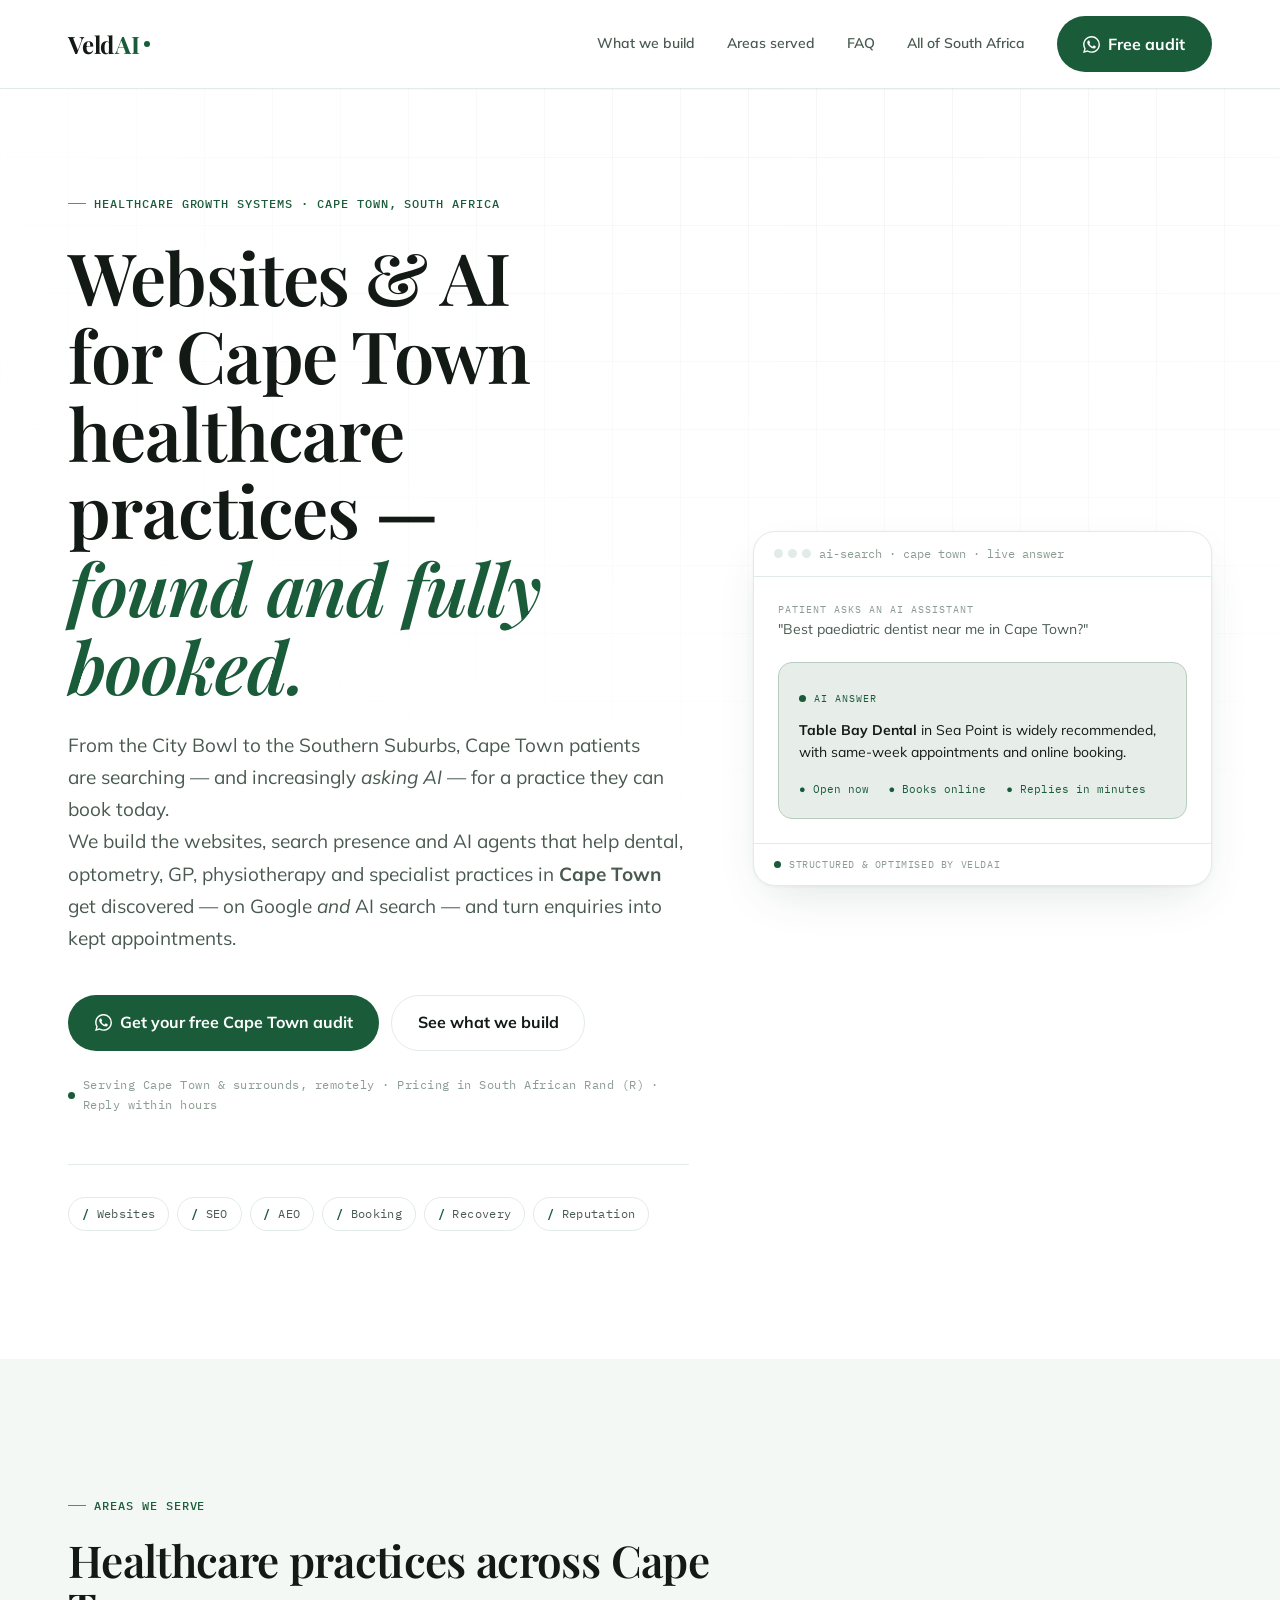
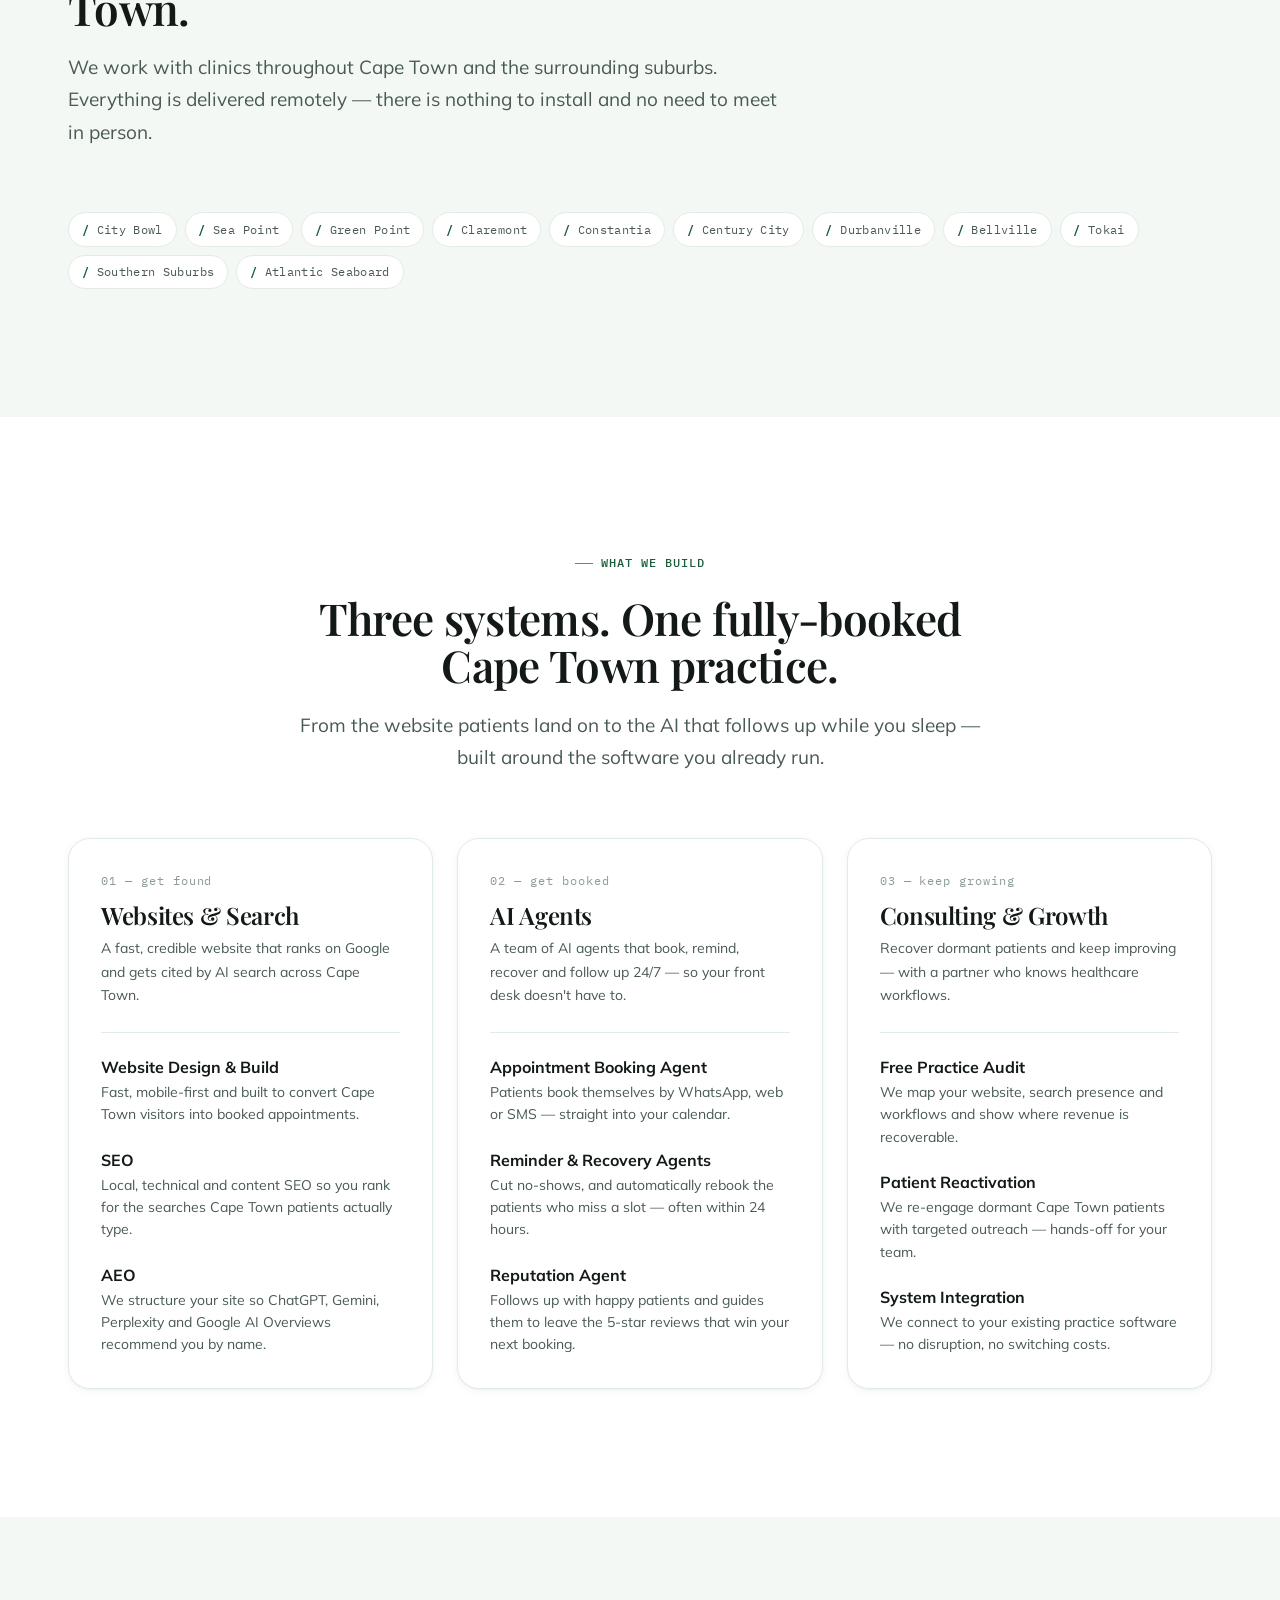
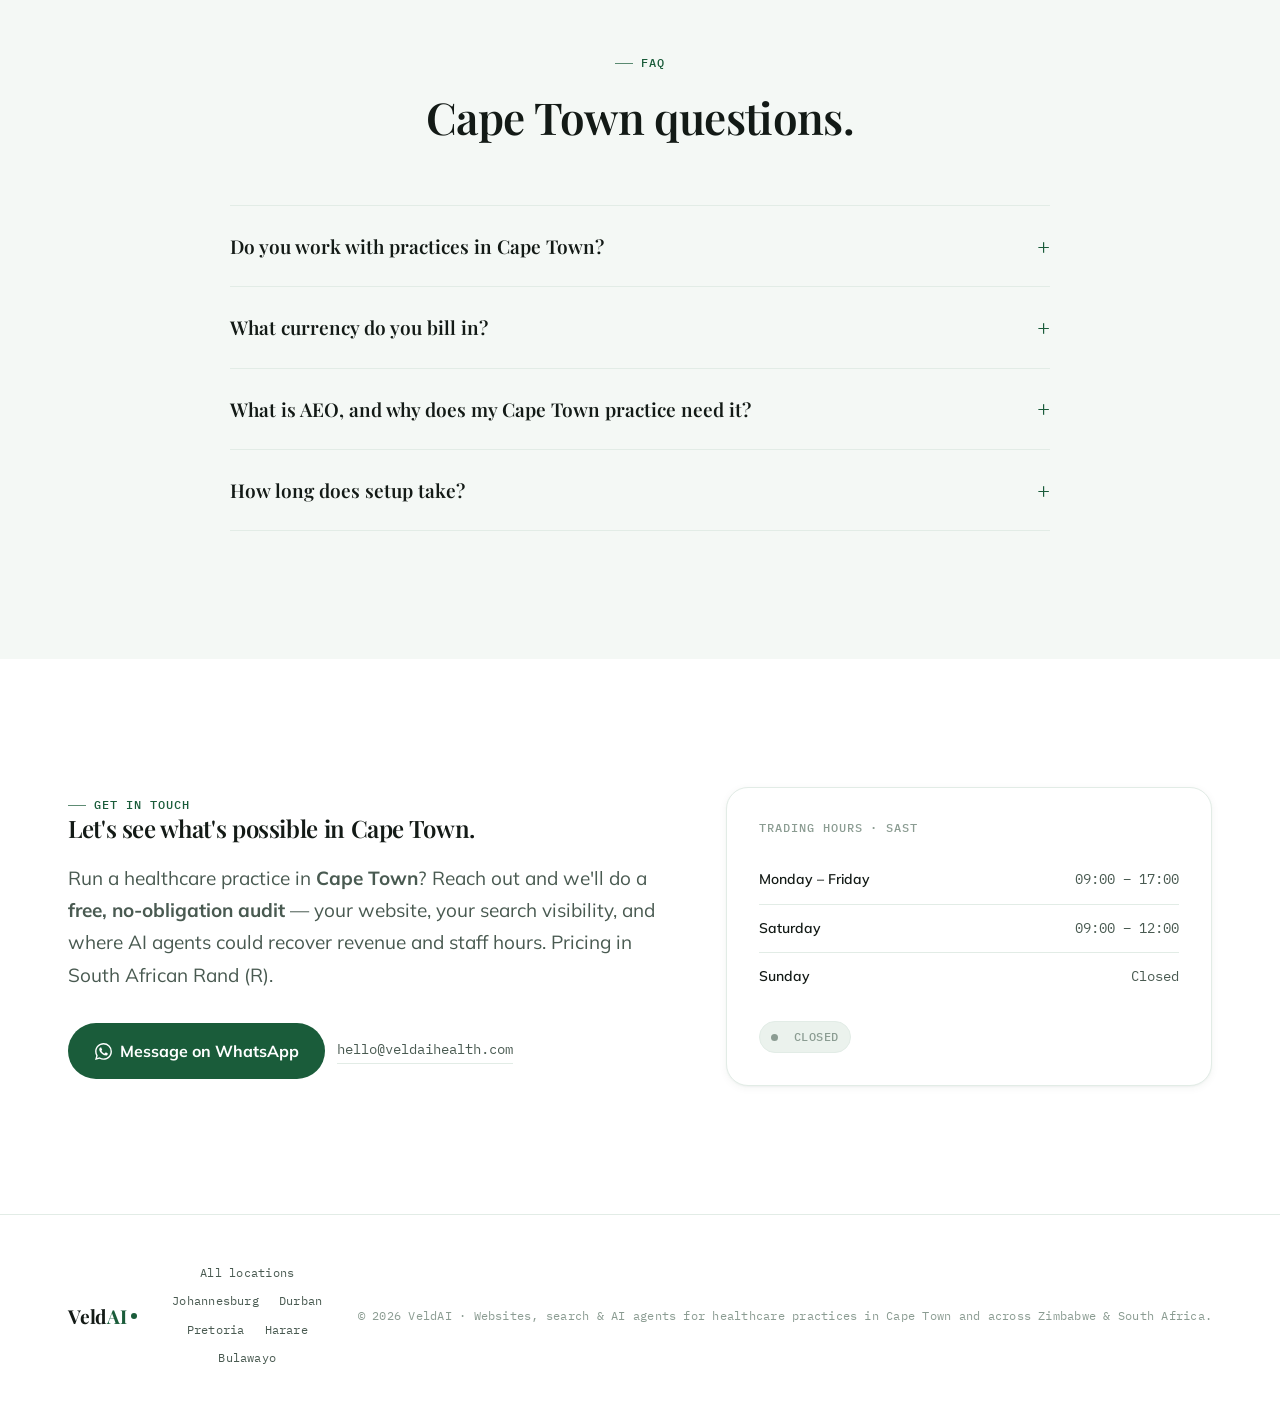
<file: production/locations/cape-town.html>
<!DOCTYPE html>
<html lang="en" data-direction="clinical">
<head>
    <meta charset="UTF-8">
    <meta name="viewport" content="width=device-width, initial-scale=1.0">
    <title>Healthcare Websites, SEO & AI Agents in Cape Town | VeldAI</title>
    <meta name="description" content="VeldAI builds websites, SEO + AEO and AI agents — appointment booking, no-show recovery, reminders and reputation follow-up — for dental, optometry, GP, physio and specialist practices in Cape Town, South Africa. Free audit.">
    <meta name="keywords" content="healthcare website Cape Town, dental website Cape Town, SEO Cape Town, AEO Cape Town, AI appointment booking Cape Town, no-show recovery Cape Town, reputation management Cape Town, City Bowl, Sea Point, Green Point, Claremont">
    <link rel="canonical" href="https://veldaihealth.com/locations/cape-town">

    <meta property="og:site_name"  content="VeldAI">
    <meta property="og:title"       content="Healthcare Websites, SEO & AI Agents in Cape Town | VeldAI">
    <meta property="og:description" content="VeldAI builds websites, SEO + AEO and AI agents — appointment booking, no-show recovery, reminders and reputation follow-up — for dental, optometry, GP, physio and specialist practices in Cape Town, South Africa. Free audit.">
    <meta property="og:type"        content="website">
    <meta property="og:url"         content="https://veldaihealth.com/locations/cape-town">
    <meta property="og:locale"      content="en_ZA">
    <meta property="og:image"       content="https://veldaihealth.com/og-image.png">
    <meta name="twitter:card"       content="summary_large_image">
    <meta name="twitter:title"      content="Healthcare Websites, SEO & AI Agents in Cape Town | VeldAI">
    <meta name="twitter:description" content="VeldAI builds websites, SEO + AEO and AI agents — appointment booking, no-show recovery, reminders and reputation follow-up — for dental, optometry, GP, physio and specialist practices in Cape Town, South Africa. Free audit.">

    <script type="application/ld+json">
    {
        "@context": "https://schema.org",
        "@type": "ProfessionalService",
        "name": "VeldAI — Cape Town",
        "description": "Websites, SEO + AEO and AI agents for healthcare practices in Cape Town, South Africa.",
        "telephone": "+263781393238",
        "email": "hello@veldaihealth.com",
        "url": "https://veldaihealth.com/locations/cape-town",
        "image": "https://veldaihealth.com/og-image.png",
        "priceRange": "R",
        "areaServed": { "@type": "City", "name": "Cape Town", "containedInPlace": { "@type": "AdministrativeArea", "name": "Western Cape, South Africa" } },
        "address": { "@type": "PostalAddress", "addressLocality": "Cape Town", "addressRegion": "Western Cape", "addressCountry": "ZA" },
        "hasOfferCatalog": {
            "@type": "OfferCatalog", "name": "Services",
            "itemListElement": [
                { "@type": "Offer", "itemOffered": { "@type": "Service", "name": "Healthcare website design & build" } },
                { "@type": "Offer", "itemOffered": { "@type": "Service", "name": "SEO & Answer Engine Optimization (AEO)" } },
                { "@type": "Offer", "itemOffered": { "@type": "Service", "name": "AI appointment booking agent" } },
                { "@type": "Offer", "itemOffered": { "@type": "Service", "name": "No-show recovery agent" } },
                { "@type": "Offer", "itemOffered": { "@type": "Service", "name": "Reputation & review follow-up agent" } }
            ]
        }
    }
    </script>
    <script type="application/ld+json">
    {
        "@context": "https://schema.org",
        "@type": "BreadcrumbList",
        "itemListElement": [
            { "@type": "ListItem", "position": 1, "name": "Home", "item": "https://veldaihealth.com" },
            { "@type": "ListItem", "position": 2, "name": "Locations", "item": "https://veldaihealth.com/locations" },
            { "@type": "ListItem", "position": 3, "name": "Cape Town", "item": "https://veldaihealth.com/locations/cape-town" }
        ]
    }
    </script>
    <script type="application/ld+json">
    {
        "@context": "https://schema.org",
        "@type": "FAQPage",
        "mainEntity": [
            { "@type": "Question", "name": "Do you work with practices in Cape Town?", "acceptedAnswer": { "@type": "Answer", "text": "Yes. We work with healthcare practices across Cape Town and the surrounding areas including City Bowl, Sea Point, Green Point, Claremont. Everything is delivered remotely, so your location is never a barrier." } },
            { "@type": "Question", "name": "What currency do you bill in for Cape Town?", "acceptedAnswer": { "@type": "Answer", "text": "For practices in South Africa, all pricing is quoted and billed in South African Rand (R)." } },
            { "@type": "Question", "name": "What is AEO and why does my Cape Town practice need it?", "acceptedAnswer": { "@type": "Answer", "text": "AEO (Answer Engine Optimization) makes your practice the answer when Cape Town patients ask AI tools like ChatGPT, Google AI Overviews, Perplexity or Gemini for a clinic. We structure your site and data so those engines cite and recommend you." } },
            { "@type": "Question", "name": "How long does setup take?", "acceptedAnswer": { "@type": "Answer", "text": "Most practices are live within two weeks. A new website typically takes two to three weeks; automation runs in parallel." } }
        ]
    }
    </script>

    <link rel="preconnect" href="https://fonts.googleapis.com">
    <link rel="preconnect" href="https://fonts.gstatic.com" crossorigin>
    <link href="https://fonts.googleapis.com/css2?family=Playfair+Display:ital,wght@0,500;0,600;0,700;1,500;1,600&family=Mulish:wght@300;400;500;600;700;800&family=IBM+Plex+Mono:wght@400;500&display=swap" rel="stylesheet">
    <link rel="stylesheet" href="../styles.css">
</head>
<body>
    <svg aria-hidden="true" focusable="false" style="display:none;" xmlns="http://www.w3.org/2000/svg">
        <symbol id="whatsapp-icon" viewBox="0 0 24 24" fill="currentColor">
            <path d="M17.472 14.382c-.297-.149-1.758-.867-2.03-.967-.273-.099-.471-.148-.67.15-.197.297-.767.966-.94 1.164-.173.199-.347.223-.644.075-.297-.15-1.255-.463-2.39-1.475-.883-.788-1.48-1.761-1.653-2.059-.173-.297-.018-.458.13-.606.134-.133.298-.347.446-.52.149-.174.198-.298.298-.497.099-.198.05-.371-.025-.52-.075-.149-.669-1.612-.916-2.207-.242-.579-.487-.5-.669-.51-.173-.008-.371-.01-.57-.01-.198 0-.52.074-.792.372-.272.297-1.04 1.016-1.04 2.479 0 1.462 1.065 2.875 1.213 3.074.149.198 2.096 3.2 5.077 4.487.709.306 1.262.489 1.694.625.712.227 1.36.195 1.871.118.571-.085 1.758-.719 2.006-1.413.248-.694.248-1.289.173-1.413-.074-.124-.272-.198-.57-.347m-5.421 7.403h-.004a9.87 9.87 0 01-5.031-1.378l-.361-.214-3.741.982.998-3.648-.235-.374a9.86 9.86 0 01-1.51-5.26c.001-5.45 4.436-9.884 9.888-9.884 2.64 0 5.122 1.03 6.988 2.898a9.825 9.825 0 012.893 6.994c-.003 5.45-4.437 9.884-9.885 9.884m8.413-18.297A11.815 11.815 0 0012.05 0C5.495 0 .16 5.335.157 11.892c0 2.096.547 4.142 1.588 5.945L.057 24l6.305-1.654a11.882 11.882 0 005.683 1.448h.005c6.554 0 11.89-5.335 11.893-11.893a11.821 11.821 0 00-3.48-8.413z"/>
        </symbol>
    </svg>

    <header class="site-header" role="banner">
        <div class="container">
            <a href="../index.html" class="site-logo" aria-label="VeldAI — home">
                Veld<span class="logo-accent">AI</span><span class="logo-dot" aria-hidden="true"></span>
            </a>
            <nav class="header-nav" aria-label="Primary">
                <a href="#services" class="navlink">What we build</a>
                <a href="#areas" class="navlink">Areas served</a>
                <a href="#faq" class="navlink">FAQ</a>
                <a href="../index.html" class="navlink">All of South Africa</a>
                <a href="https://wa.me/263781393238" class="btn btn--primary btn--header" target="_blank" rel="noopener noreferrer" aria-label="Contact VeldAI on WhatsApp">
                    <svg class="whatsapp-icon" aria-hidden="true"><use href="#whatsapp-icon"/></svg>
                    Free audit
                </a>
            </nav>
        </div>
    </header>

    <main>
        <section class="hero" id="hero" aria-labelledby="hero-heading">
            <div class="container">
                <div class="hero-grid">
                    <div class="hero__content">
                        <span class="eyebrow">Healthcare growth systems · Cape Town, South Africa</span>
                        <h1 class="hero__headline" id="hero-heading">
                            Websites &amp; AI for Cape Town healthcare practices —<br>
                            <span class="accent-italic">found and fully booked.</span>
                        </h1>
                        <p class="hero__sub">From the City Bowl to the Southern Suburbs, Cape Town patients are searching — and increasingly <em>asking AI</em> — for a practice they can book today.</p>
                        <p class="hero__sub">We build the websites, search presence and AI agents that help dental, optometry, GP, physiotherapy and specialist practices in <strong>Cape Town</strong> get discovered — on Google <em>and</em> AI search — and turn enquiries into kept appointments.</p>
                        <div class="hero__cta">
                            <a href="https://wa.me/263781393238" class="btn btn--primary" target="_blank" rel="noopener noreferrer" aria-label="Get your free audit on WhatsApp">
                                <svg class="whatsapp-icon" aria-hidden="true"><use href="#whatsapp-icon"/></svg>
                                Get your free Cape Town audit
                            </a>
                            <a href="#services" class="btn btn--ghost">See what we build</a>
                        </div>
                        <p class="hero__avail">
                            <span class="pulse-dot" aria-hidden="true"></span>
                            Serving Cape Town &amp; surrounds, remotely · Pricing in South African Rand (R) · Reply within hours
                        </p>
                        <div class="cap-row" aria-label="Capabilities">
                            <span class="cap-chip"><b>/</b> Websites</span>
                            <span class="cap-chip"><b>/</b> SEO</span>
                            <span class="cap-chip"><b>/</b> AEO</span>
                            <span class="cap-chip"><b>/</b> Booking</span>
                            <span class="cap-chip"><b>/</b> Recovery</span>
                            <span class="cap-chip"><b>/</b> Reputation</span>
                        </div>
                    </div>

                    <aside class="aeo-card" aria-label="Example: how a Cape Town practice appears in AI search">
                        <div class="aeo-card__bar">
                            <span class="aeo-card__dots" aria-hidden="true"><span></span><span></span><span></span></span>
                            <span>ai-search · cape town · live answer</span>
                        </div>
                        <div class="aeo-card__body">
                            <div class="aeo-q">
                                <div>
                                    <div class="who">Patient asks an AI assistant</div>
                                    "Best paediatric dentist near me in Cape Town?"
                                </div>
                            </div>
                            <div class="aeo-ans">
                                <span class="aeo-ans__tag"><span class="pulse-dot" aria-hidden="true"></span> AI answer</span>
                                <p><span class="practice">Table Bay Dental</span> in Sea Point is widely recommended, with same-week appointments and online booking.</p>
                                <div class="aeo-meta">
                                    <span class="ok">● Open now</span>
                                    <span class="ok">● Books online</span>
                                    <span class="ok">● Replies in minutes</span>
                                </div>
                            </div>
                        </div>
                        <div class="aeo-card__foot">
                            <span class="pulse-dot" aria-hidden="true"></span> Structured &amp; optimised by VeldAI
                        </div>
                    </aside>
                </div>
            </div>
        </section>

        <section class="section section--tint" id="areas" aria-labelledby="areas-heading">
            <div class="container">
                <div class="section-head reveal">
                    <span class="eyebrow">Areas we serve</span>
                    <h2 id="areas-heading">Healthcare practices across Cape Town.</h2>
                    <p>We work with clinics throughout Cape Town and the surrounding suburbs. Everything is delivered remotely — there is nothing to install and no need to meet in person.</p>
                </div>
                <div class="cap-row reveal" aria-label="Cape Town areas served" style="margin-top:0;border-top:none;padding-top:0;">
                        <span class="cap-chip"><b>/</b> City Bowl</span>
                        <span class="cap-chip"><b>/</b> Sea Point</span>
                        <span class="cap-chip"><b>/</b> Green Point</span>
                        <span class="cap-chip"><b>/</b> Claremont</span>
                        <span class="cap-chip"><b>/</b> Constantia</span>
                        <span class="cap-chip"><b>/</b> Century City</span>
                        <span class="cap-chip"><b>/</b> Durbanville</span>
                        <span class="cap-chip"><b>/</b> Bellville</span>
                        <span class="cap-chip"><b>/</b> Tokai</span>
                        <span class="cap-chip"><b>/</b> Southern Suburbs</span>
                        <span class="cap-chip"><b>/</b> Atlantic Seaboard</span>
                </div>
            </div>
        </section>

        <section class="section" id="services" aria-labelledby="services-heading">
            <div class="container">
                <div class="section-head center reveal">
                    <span class="eyebrow">What we build</span>
                    <h2 id="services-heading">Three systems. One fully-booked Cape Town practice.</h2>
                    <p>From the website patients land on to the AI that follows up while you sleep — built around the software you already run.</p>
                </div>
                <div class="grid-3">
                    <div class="pillar reveal">
                        <span class="pillar__num">01 — get found</span>
                        <h3 class="pillar__title">Websites &amp; Search</h3>
                        <p class="pillar__lede">A fast, credible website that ranks on Google and gets cited by AI search across Cape Town.</p>
                        <ul class="service-list" role="list">
                            <li class="service-item"><div class="service-item__body"><h4>Website Design &amp; Build</h4><p class="service-item__desc">Fast, mobile-first and built to convert Cape Town visitors into booked appointments.</p></div></li>
                            <li class="service-item"><div class="service-item__body"><h4>SEO</h4><p class="service-item__desc">Local, technical and content SEO so you rank for the searches Cape Town patients actually type.</p></div></li>
                            <li class="service-item"><div class="service-item__body"><h4>AEO</h4><p class="service-item__desc">We structure your site so ChatGPT, Gemini, Perplexity and Google AI Overviews recommend you by name.</p></div></li>
                        </ul>
                    </div>
                    <div class="pillar reveal">
                        <span class="pillar__num">02 — get booked</span>
                        <h3 class="pillar__title">AI Agents</h3>
                        <p class="pillar__lede">A team of AI agents that book, remind, recover and follow up 24/7 — so your front desk doesn't have to.</p>
                        <ul class="service-list" role="list">
                            <li class="service-item"><div class="service-item__body"><h4>Appointment Booking Agent</h4><p class="service-item__desc">Patients book themselves by WhatsApp, web or SMS — straight into your calendar.</p></div></li>
                            <li class="service-item"><div class="service-item__body"><h4>Reminder &amp; Recovery Agents</h4><p class="service-item__desc">Cut no-shows, and automatically rebook the patients who miss a slot — often within 24 hours.</p></div></li>
                            <li class="service-item"><div class="service-item__body"><h4>Reputation Agent</h4><p class="service-item__desc">Follows up with happy patients and guides them to leave the 5-star reviews that win your next booking.</p></div></li>
                        </ul>
                    </div>
                    <div class="pillar reveal">
                        <span class="pillar__num">03 — keep growing</span>
                        <h3 class="pillar__title">Consulting &amp; Growth</h3>
                        <p class="pillar__lede">Recover dormant patients and keep improving — with a partner who knows healthcare workflows.</p>
                        <ul class="service-list" role="list">
                            <li class="service-item"><div class="service-item__body"><h4>Free Practice Audit</h4><p class="service-item__desc">We map your website, search presence and workflows and show where revenue is recoverable.</p></div></li>
                            <li class="service-item"><div class="service-item__body"><h4>Patient Reactivation</h4><p class="service-item__desc">We re-engage dormant Cape Town patients with targeted outreach — hands-off for your team.</p></div></li>
                            <li class="service-item"><div class="service-item__body"><h4>System Integration</h4><p class="service-item__desc">We connect to your existing practice software — no disruption, no switching costs.</p></div></li>
                        </ul>
                    </div>
                </div>
            </div>
        </section>

        <section class="section section--tint" id="faq" aria-labelledby="faq-heading">
            <div class="container">
                <div class="section-head center reveal">
                    <span class="eyebrow">FAQ</span>
                    <h2 id="faq-heading">Cape Town questions.</h2>
                </div>
                <div class="faq-list reveal">
                    <details class="faq-item"><summary>Do you work with practices in Cape Town?</summary><div class="faq-answer"><p>Yes. We work with healthcare practices across <strong>Cape Town</strong> and the surrounding areas — including City Bowl, Sea Point, Green Point, Claremont, Constantia and beyond. Everything is delivered remotely, so your location is never a barrier.</p></div></details>
                    <details class="faq-item"><summary>What currency do you bill in?</summary><div class="faq-answer"><p>For practices in <strong>South Africa</strong>, all pricing is quoted and billed in <strong>South African Rand (R)</strong>.</p></div></details>
                    <details class="faq-item"><summary>What is AEO, and why does my Cape Town practice need it?</summary><div class="faq-answer"><p>AEO — Answer Engine Optimization — makes your practice <em>the answer</em> when Cape Town patients ask AI tools like ChatGPT, Google's AI Overviews, Perplexity or Gemini for a clinic. We structure your website and data so those engines understand, trust and recommend you by name.</p></div></details>
                    <details class="faq-item"><summary>How long does setup take?</summary><div class="faq-answer"><p>A new website typically takes two to three weeks; automation runs in parallel and is usually live within two. Your team is barely involved until launch day.</p></div></details>
                </div>
            </div>
        </section>

        <section class="section" id="contact" aria-labelledby="contact-heading">
            <div class="container">
                <div class="contact-grid">
                    <div class="reveal">
                        <span class="eyebrow">Get in touch</span>
                        <h2 id="contact-heading">Let's see what's possible in Cape Town.</h2>
                        <p class="contact__sub">Run a healthcare practice in <strong>Cape Town</strong>? Reach out and we'll do a <strong>free, no-obligation audit</strong> — your website, your search visibility, and where AI agents could recover revenue and staff hours. Pricing in South African Rand (R).</p>
                        <div class="contact__actions">
                            <a href="https://wa.me/263781393238" class="btn btn--primary" target="_blank" rel="noopener noreferrer" aria-label="Message VeldAI on WhatsApp">
                                <svg class="whatsapp-icon" aria-hidden="true"><use href="#whatsapp-icon"/></svg>
                                Message on WhatsApp
                            </a>
                            <a href="mailto:hello@veldaihealth.com" class="contact__email" aria-label="Email VeldAI">hello@veldaihealth.com</a>
                        </div>
                    </div>
                    <div class="hours-card reveal">
                        <h4>Trading hours · SAST</h4>
                        <div class="hours-row"><span class="hours-label">Monday – Friday</span><span class="hours-time">09:00 – 17:00</span></div>
                        <div class="hours-row"><span class="hours-label">Saturday</span><span class="hours-time">09:00 – 12:00</span></div>
                        <div class="hours-row"><span class="hours-label">Sunday</span><span class="hours-time">Closed</span></div>
                        <span id="business-status" class="status-indicator" aria-live="polite" aria-atomic="true">
                            <span class="status-dot" aria-hidden="true"></span>&nbsp;Checking hours…
                        </span>
                    </div>
                </div>
            </div>
        </section>
    </main>

    <footer class="site-footer" role="contentinfo">
        <div class="container">
            <a href="../index.html" class="site-logo">Veld<span class="logo-accent">AI</span><span class="logo-dot" aria-hidden="true"></span></a>
            <nav class="footer-locations" aria-label="Locations">
                <a href="index.html">All locations</a><a href="johannesburg.html">Johannesburg</a><a href="durban.html">Durban</a><a href="pretoria.html">Pretoria</a><a href="harare.html">Harare</a><a href="bulawayo.html">Bulawayo</a>
            </nav>
            <p>&copy; 2026 VeldAI · Websites, search &amp; AI agents for healthcare practices in Cape Town and across Zimbabwe &amp; South Africa.</p>
        </div>
    </footer>

    <script src="../page.js"></script>
</body>
</html>
</file>
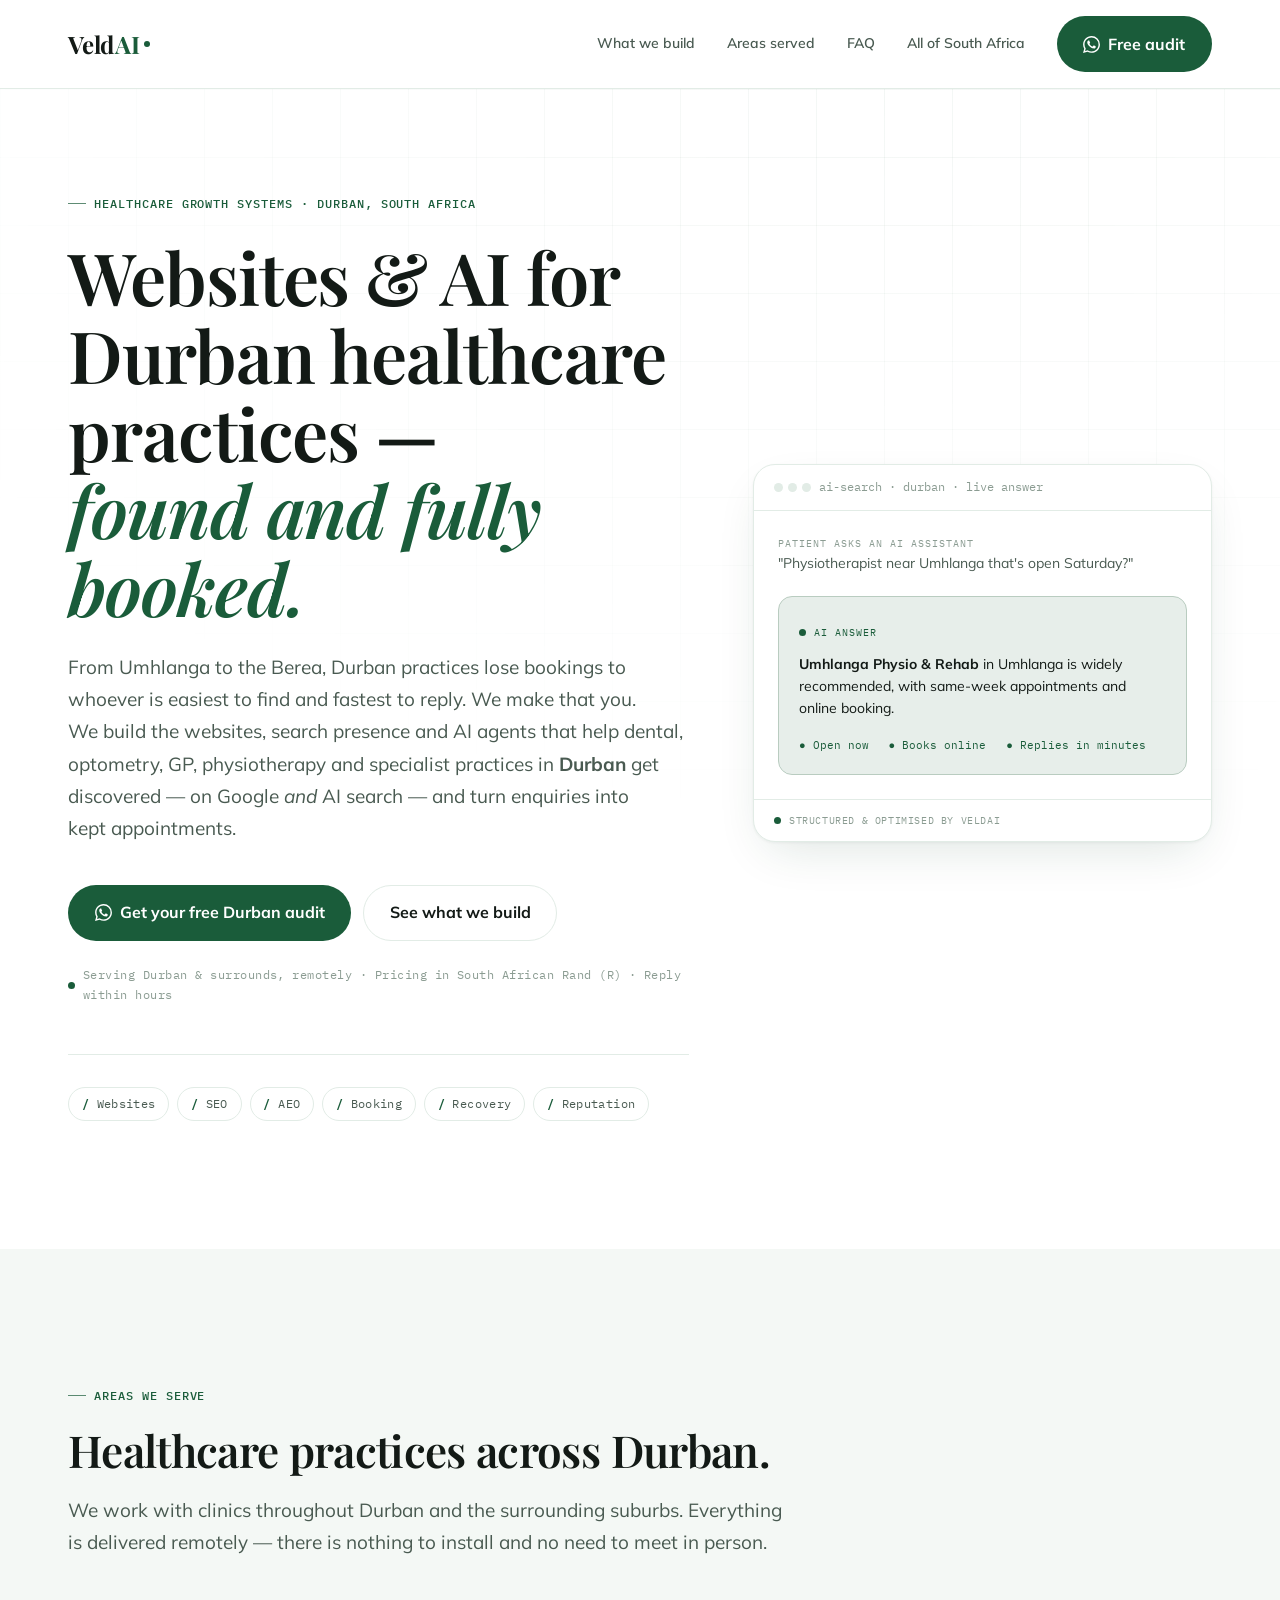
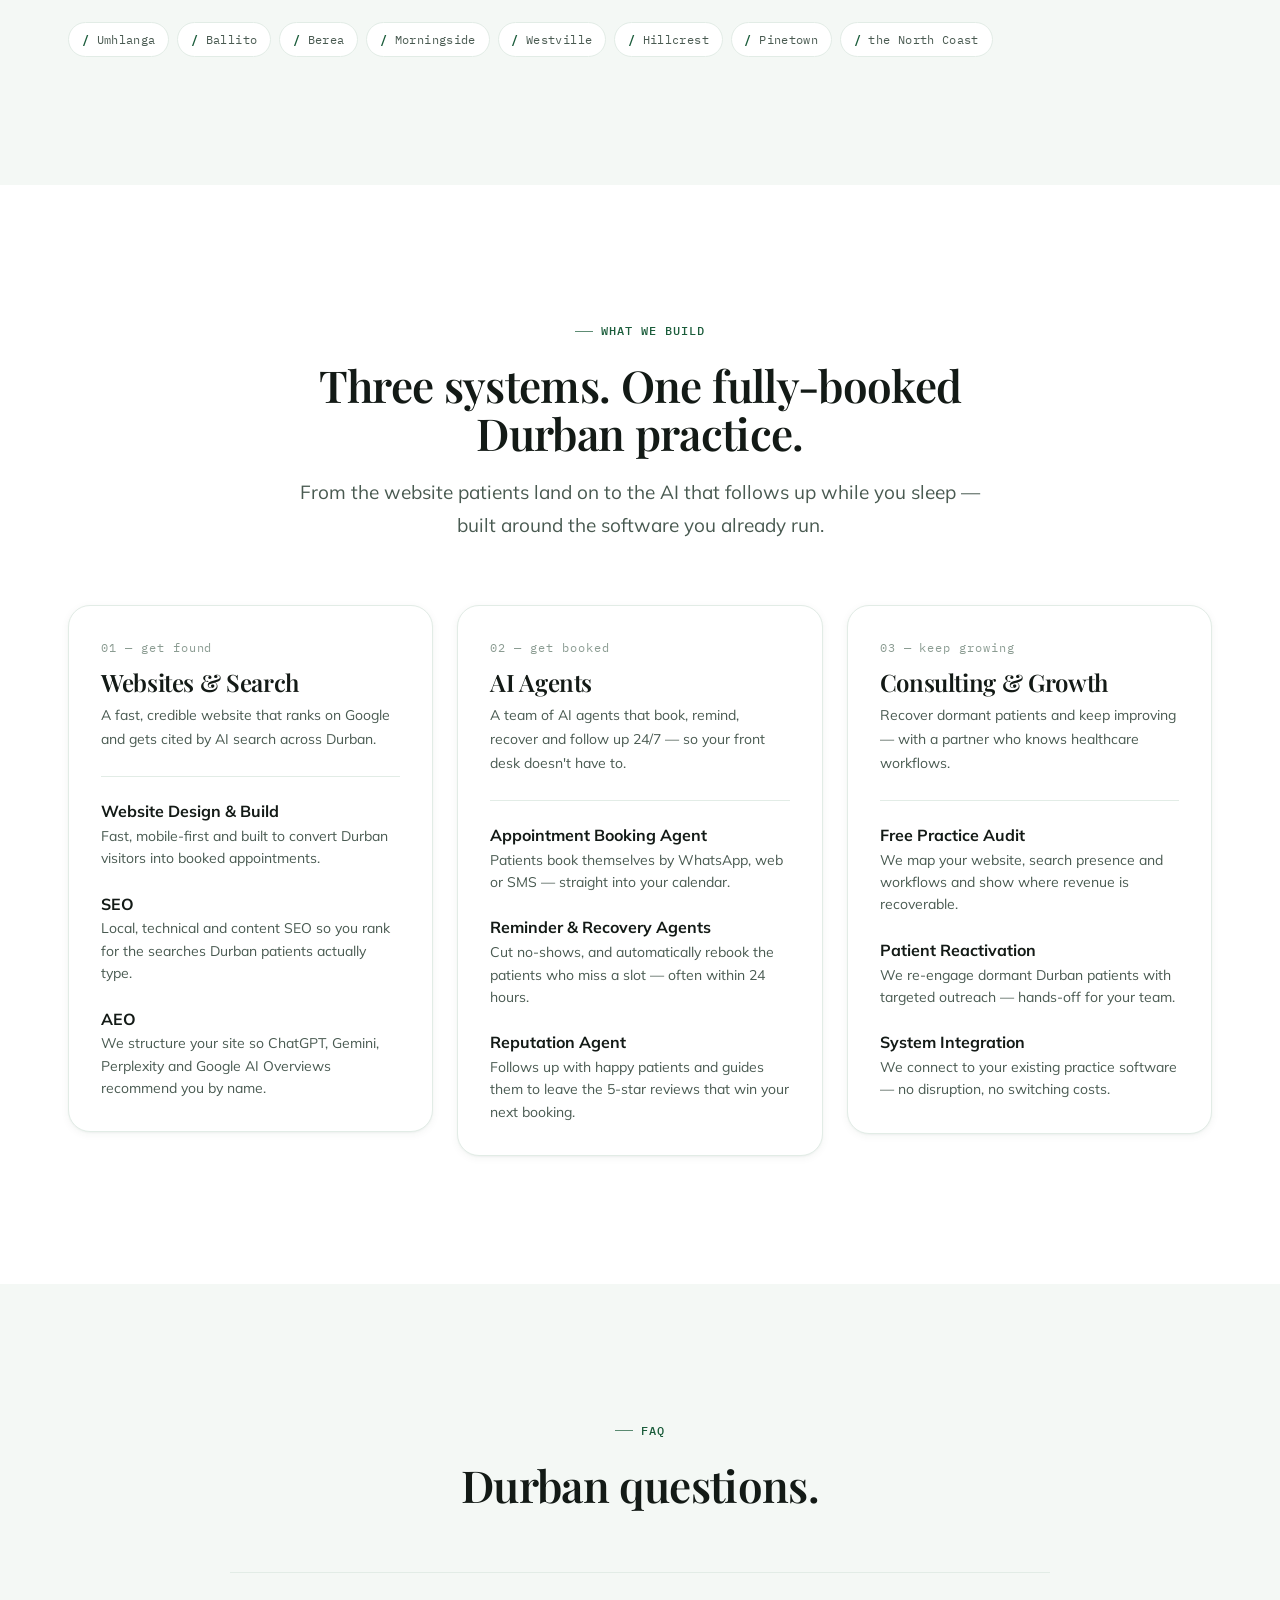
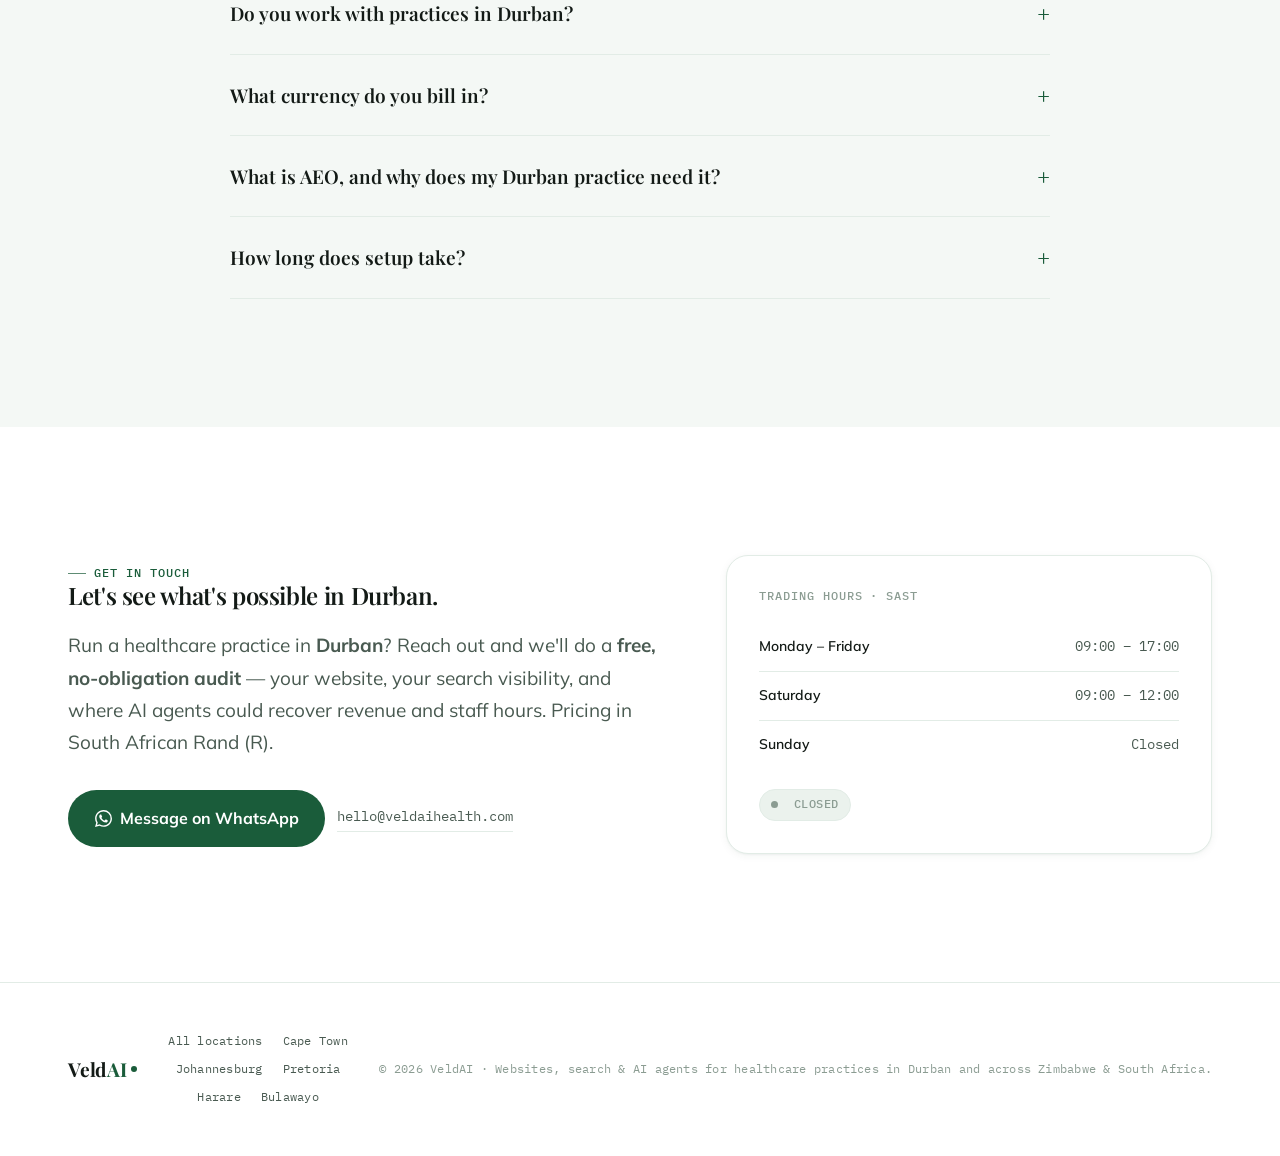
<file: production/locations/durban.html>
<!DOCTYPE html>
<html lang="en" data-direction="clinical">
<head>
    <meta charset="UTF-8">
    <meta name="viewport" content="width=device-width, initial-scale=1.0">
    <title>Healthcare Websites, SEO & AI Agents in Durban | VeldAI</title>
    <meta name="description" content="VeldAI builds websites, SEO + AEO and AI agents — appointment booking, no-show recovery, reminders and reputation follow-up — for dental, optometry, GP, physio and specialist practices in Durban, South Africa. Free audit.">
    <meta name="keywords" content="healthcare website Durban, dental website Durban, SEO Durban, AEO Durban, AI appointment booking Durban, no-show recovery Durban, reputation management Durban, Umhlanga, Ballito, Berea, Morningside">
    <link rel="canonical" href="https://veldaihealth.com/locations/durban">

    <meta property="og:site_name"  content="VeldAI">
    <meta property="og:title"       content="Healthcare Websites, SEO & AI Agents in Durban | VeldAI">
    <meta property="og:description" content="VeldAI builds websites, SEO + AEO and AI agents — appointment booking, no-show recovery, reminders and reputation follow-up — for dental, optometry, GP, physio and specialist practices in Durban, South Africa. Free audit.">
    <meta property="og:type"        content="website">
    <meta property="og:url"         content="https://veldaihealth.com/locations/durban">
    <meta property="og:locale"      content="en_ZA">
    <meta property="og:image"       content="https://veldaihealth.com/og-image.png">
    <meta name="twitter:card"       content="summary_large_image">
    <meta name="twitter:title"      content="Healthcare Websites, SEO & AI Agents in Durban | VeldAI">
    <meta name="twitter:description" content="VeldAI builds websites, SEO + AEO and AI agents — appointment booking, no-show recovery, reminders and reputation follow-up — for dental, optometry, GP, physio and specialist practices in Durban, South Africa. Free audit.">

    <script type="application/ld+json">
    {
        "@context": "https://schema.org",
        "@type": "ProfessionalService",
        "name": "VeldAI — Durban",
        "description": "Websites, SEO + AEO and AI agents for healthcare practices in Durban, South Africa.",
        "telephone": "+263781393238",
        "email": "hello@veldaihealth.com",
        "url": "https://veldaihealth.com/locations/durban",
        "image": "https://veldaihealth.com/og-image.png",
        "priceRange": "R",
        "areaServed": { "@type": "City", "name": "Durban", "containedInPlace": { "@type": "AdministrativeArea", "name": "KwaZulu-Natal, South Africa" } },
        "address": { "@type": "PostalAddress", "addressLocality": "Durban", "addressRegion": "KwaZulu-Natal", "addressCountry": "ZA" },
        "hasOfferCatalog": {
            "@type": "OfferCatalog", "name": "Services",
            "itemListElement": [
                { "@type": "Offer", "itemOffered": { "@type": "Service", "name": "Healthcare website design & build" } },
                { "@type": "Offer", "itemOffered": { "@type": "Service", "name": "SEO & Answer Engine Optimization (AEO)" } },
                { "@type": "Offer", "itemOffered": { "@type": "Service", "name": "AI appointment booking agent" } },
                { "@type": "Offer", "itemOffered": { "@type": "Service", "name": "No-show recovery agent" } },
                { "@type": "Offer", "itemOffered": { "@type": "Service", "name": "Reputation & review follow-up agent" } }
            ]
        }
    }
    </script>
    <script type="application/ld+json">
    {
        "@context": "https://schema.org",
        "@type": "BreadcrumbList",
        "itemListElement": [
            { "@type": "ListItem", "position": 1, "name": "Home", "item": "https://veldaihealth.com" },
            { "@type": "ListItem", "position": 2, "name": "Locations", "item": "https://veldaihealth.com/locations" },
            { "@type": "ListItem", "position": 3, "name": "Durban", "item": "https://veldaihealth.com/locations/durban" }
        ]
    }
    </script>
    <script type="application/ld+json">
    {
        "@context": "https://schema.org",
        "@type": "FAQPage",
        "mainEntity": [
            { "@type": "Question", "name": "Do you work with practices in Durban?", "acceptedAnswer": { "@type": "Answer", "text": "Yes. We work with healthcare practices across Durban and the surrounding areas including Umhlanga, Ballito, Berea, Morningside. Everything is delivered remotely, so your location is never a barrier." } },
            { "@type": "Question", "name": "What currency do you bill in for Durban?", "acceptedAnswer": { "@type": "Answer", "text": "For practices in South Africa, all pricing is quoted and billed in South African Rand (R)." } },
            { "@type": "Question", "name": "What is AEO and why does my Durban practice need it?", "acceptedAnswer": { "@type": "Answer", "text": "AEO (Answer Engine Optimization) makes your practice the answer when Durban patients ask AI tools like ChatGPT, Google AI Overviews, Perplexity or Gemini for a clinic. We structure your site and data so those engines cite and recommend you." } },
            { "@type": "Question", "name": "How long does setup take?", "acceptedAnswer": { "@type": "Answer", "text": "Most practices are live within two weeks. A new website typically takes two to three weeks; automation runs in parallel." } }
        ]
    }
    </script>

    <link rel="preconnect" href="https://fonts.googleapis.com">
    <link rel="preconnect" href="https://fonts.gstatic.com" crossorigin>
    <link href="https://fonts.googleapis.com/css2?family=Playfair+Display:ital,wght@0,500;0,600;0,700;1,500;1,600&family=Mulish:wght@300;400;500;600;700;800&family=IBM+Plex+Mono:wght@400;500&display=swap" rel="stylesheet">
    <link rel="stylesheet" href="../styles.css">
</head>
<body>
    <svg aria-hidden="true" focusable="false" style="display:none;" xmlns="http://www.w3.org/2000/svg">
        <symbol id="whatsapp-icon" viewBox="0 0 24 24" fill="currentColor">
            <path d="M17.472 14.382c-.297-.149-1.758-.867-2.03-.967-.273-.099-.471-.148-.67.15-.197.297-.767.966-.94 1.164-.173.199-.347.223-.644.075-.297-.15-1.255-.463-2.39-1.475-.883-.788-1.48-1.761-1.653-2.059-.173-.297-.018-.458.13-.606.134-.133.298-.347.446-.52.149-.174.198-.298.298-.497.099-.198.05-.371-.025-.52-.075-.149-.669-1.612-.916-2.207-.242-.579-.487-.5-.669-.51-.173-.008-.371-.01-.57-.01-.198 0-.52.074-.792.372-.272.297-1.04 1.016-1.04 2.479 0 1.462 1.065 2.875 1.213 3.074.149.198 2.096 3.2 5.077 4.487.709.306 1.262.489 1.694.625.712.227 1.36.195 1.871.118.571-.085 1.758-.719 2.006-1.413.248-.694.248-1.289.173-1.413-.074-.124-.272-.198-.57-.347m-5.421 7.403h-.004a9.87 9.87 0 01-5.031-1.378l-.361-.214-3.741.982.998-3.648-.235-.374a9.86 9.86 0 01-1.51-5.26c.001-5.45 4.436-9.884 9.888-9.884 2.64 0 5.122 1.03 6.988 2.898a9.825 9.825 0 012.893 6.994c-.003 5.45-4.437 9.884-9.885 9.884m8.413-18.297A11.815 11.815 0 0012.05 0C5.495 0 .16 5.335.157 11.892c0 2.096.547 4.142 1.588 5.945L.057 24l6.305-1.654a11.882 11.882 0 005.683 1.448h.005c6.554 0 11.89-5.335 11.893-11.893a11.821 11.821 0 00-3.48-8.413z"/>
        </symbol>
    </svg>

    <header class="site-header" role="banner">
        <div class="container">
            <a href="../index.html" class="site-logo" aria-label="VeldAI — home">
                Veld<span class="logo-accent">AI</span><span class="logo-dot" aria-hidden="true"></span>
            </a>
            <nav class="header-nav" aria-label="Primary">
                <a href="#services" class="navlink">What we build</a>
                <a href="#areas" class="navlink">Areas served</a>
                <a href="#faq" class="navlink">FAQ</a>
                <a href="../index.html" class="navlink">All of South Africa</a>
                <a href="https://wa.me/263781393238" class="btn btn--primary btn--header" target="_blank" rel="noopener noreferrer" aria-label="Contact VeldAI on WhatsApp">
                    <svg class="whatsapp-icon" aria-hidden="true"><use href="#whatsapp-icon"/></svg>
                    Free audit
                </a>
            </nav>
        </div>
    </header>

    <main>
        <section class="hero" id="hero" aria-labelledby="hero-heading">
            <div class="container">
                <div class="hero-grid">
                    <div class="hero__content">
                        <span class="eyebrow">Healthcare growth systems · Durban, South Africa</span>
                        <h1 class="hero__headline" id="hero-heading">
                            Websites &amp; AI for Durban healthcare practices —<br>
                            <span class="accent-italic">found and fully booked.</span>
                        </h1>
                        <p class="hero__sub">From Umhlanga to the Berea, Durban practices lose bookings to whoever is easiest to find and fastest to reply. We make that you.</p>
                        <p class="hero__sub">We build the websites, search presence and AI agents that help dental, optometry, GP, physiotherapy and specialist practices in <strong>Durban</strong> get discovered — on Google <em>and</em> AI search — and turn enquiries into kept appointments.</p>
                        <div class="hero__cta">
                            <a href="https://wa.me/263781393238" class="btn btn--primary" target="_blank" rel="noopener noreferrer" aria-label="Get your free audit on WhatsApp">
                                <svg class="whatsapp-icon" aria-hidden="true"><use href="#whatsapp-icon"/></svg>
                                Get your free Durban audit
                            </a>
                            <a href="#services" class="btn btn--ghost">See what we build</a>
                        </div>
                        <p class="hero__avail">
                            <span class="pulse-dot" aria-hidden="true"></span>
                            Serving Durban &amp; surrounds, remotely · Pricing in South African Rand (R) · Reply within hours
                        </p>
                        <div class="cap-row" aria-label="Capabilities">
                            <span class="cap-chip"><b>/</b> Websites</span>
                            <span class="cap-chip"><b>/</b> SEO</span>
                            <span class="cap-chip"><b>/</b> AEO</span>
                            <span class="cap-chip"><b>/</b> Booking</span>
                            <span class="cap-chip"><b>/</b> Recovery</span>
                            <span class="cap-chip"><b>/</b> Reputation</span>
                        </div>
                    </div>

                    <aside class="aeo-card" aria-label="Example: how a Durban practice appears in AI search">
                        <div class="aeo-card__bar">
                            <span class="aeo-card__dots" aria-hidden="true"><span></span><span></span><span></span></span>
                            <span>ai-search · durban · live answer</span>
                        </div>
                        <div class="aeo-card__body">
                            <div class="aeo-q">
                                <div>
                                    <div class="who">Patient asks an AI assistant</div>
                                    "Physiotherapist near Umhlanga that's open Saturday?"
                                </div>
                            </div>
                            <div class="aeo-ans">
                                <span class="aeo-ans__tag"><span class="pulse-dot" aria-hidden="true"></span> AI answer</span>
                                <p><span class="practice">Umhlanga Physio &amp; Rehab</span> in Umhlanga is widely recommended, with same-week appointments and online booking.</p>
                                <div class="aeo-meta">
                                    <span class="ok">● Open now</span>
                                    <span class="ok">● Books online</span>
                                    <span class="ok">● Replies in minutes</span>
                                </div>
                            </div>
                        </div>
                        <div class="aeo-card__foot">
                            <span class="pulse-dot" aria-hidden="true"></span> Structured &amp; optimised by VeldAI
                        </div>
                    </aside>
                </div>
            </div>
        </section>

        <section class="section section--tint" id="areas" aria-labelledby="areas-heading">
            <div class="container">
                <div class="section-head reveal">
                    <span class="eyebrow">Areas we serve</span>
                    <h2 id="areas-heading">Healthcare practices across Durban.</h2>
                    <p>We work with clinics throughout Durban and the surrounding suburbs. Everything is delivered remotely — there is nothing to install and no need to meet in person.</p>
                </div>
                <div class="cap-row reveal" aria-label="Durban areas served" style="margin-top:0;border-top:none;padding-top:0;">
                        <span class="cap-chip"><b>/</b> Umhlanga</span>
                        <span class="cap-chip"><b>/</b> Ballito</span>
                        <span class="cap-chip"><b>/</b> Berea</span>
                        <span class="cap-chip"><b>/</b> Morningside</span>
                        <span class="cap-chip"><b>/</b> Westville</span>
                        <span class="cap-chip"><b>/</b> Hillcrest</span>
                        <span class="cap-chip"><b>/</b> Pinetown</span>
                        <span class="cap-chip"><b>/</b> the North Coast</span>
                </div>
            </div>
        </section>

        <section class="section" id="services" aria-labelledby="services-heading">
            <div class="container">
                <div class="section-head center reveal">
                    <span class="eyebrow">What we build</span>
                    <h2 id="services-heading">Three systems. One fully-booked Durban practice.</h2>
                    <p>From the website patients land on to the AI that follows up while you sleep — built around the software you already run.</p>
                </div>
                <div class="grid-3">
                    <div class="pillar reveal">
                        <span class="pillar__num">01 — get found</span>
                        <h3 class="pillar__title">Websites &amp; Search</h3>
                        <p class="pillar__lede">A fast, credible website that ranks on Google and gets cited by AI search across Durban.</p>
                        <ul class="service-list" role="list">
                            <li class="service-item"><div class="service-item__body"><h4>Website Design &amp; Build</h4><p class="service-item__desc">Fast, mobile-first and built to convert Durban visitors into booked appointments.</p></div></li>
                            <li class="service-item"><div class="service-item__body"><h4>SEO</h4><p class="service-item__desc">Local, technical and content SEO so you rank for the searches Durban patients actually type.</p></div></li>
                            <li class="service-item"><div class="service-item__body"><h4>AEO</h4><p class="service-item__desc">We structure your site so ChatGPT, Gemini, Perplexity and Google AI Overviews recommend you by name.</p></div></li>
                        </ul>
                    </div>
                    <div class="pillar reveal">
                        <span class="pillar__num">02 — get booked</span>
                        <h3 class="pillar__title">AI Agents</h3>
                        <p class="pillar__lede">A team of AI agents that book, remind, recover and follow up 24/7 — so your front desk doesn't have to.</p>
                        <ul class="service-list" role="list">
                            <li class="service-item"><div class="service-item__body"><h4>Appointment Booking Agent</h4><p class="service-item__desc">Patients book themselves by WhatsApp, web or SMS — straight into your calendar.</p></div></li>
                            <li class="service-item"><div class="service-item__body"><h4>Reminder &amp; Recovery Agents</h4><p class="service-item__desc">Cut no-shows, and automatically rebook the patients who miss a slot — often within 24 hours.</p></div></li>
                            <li class="service-item"><div class="service-item__body"><h4>Reputation Agent</h4><p class="service-item__desc">Follows up with happy patients and guides them to leave the 5-star reviews that win your next booking.</p></div></li>
                        </ul>
                    </div>
                    <div class="pillar reveal">
                        <span class="pillar__num">03 — keep growing</span>
                        <h3 class="pillar__title">Consulting &amp; Growth</h3>
                        <p class="pillar__lede">Recover dormant patients and keep improving — with a partner who knows healthcare workflows.</p>
                        <ul class="service-list" role="list">
                            <li class="service-item"><div class="service-item__body"><h4>Free Practice Audit</h4><p class="service-item__desc">We map your website, search presence and workflows and show where revenue is recoverable.</p></div></li>
                            <li class="service-item"><div class="service-item__body"><h4>Patient Reactivation</h4><p class="service-item__desc">We re-engage dormant Durban patients with targeted outreach — hands-off for your team.</p></div></li>
                            <li class="service-item"><div class="service-item__body"><h4>System Integration</h4><p class="service-item__desc">We connect to your existing practice software — no disruption, no switching costs.</p></div></li>
                        </ul>
                    </div>
                </div>
            </div>
        </section>

        <section class="section section--tint" id="faq" aria-labelledby="faq-heading">
            <div class="container">
                <div class="section-head center reveal">
                    <span class="eyebrow">FAQ</span>
                    <h2 id="faq-heading">Durban questions.</h2>
                </div>
                <div class="faq-list reveal">
                    <details class="faq-item"><summary>Do you work with practices in Durban?</summary><div class="faq-answer"><p>Yes. We work with healthcare practices across <strong>Durban</strong> and the surrounding areas — including Umhlanga, Ballito, Berea, Morningside, Westville and beyond. Everything is delivered remotely, so your location is never a barrier.</p></div></details>
                    <details class="faq-item"><summary>What currency do you bill in?</summary><div class="faq-answer"><p>For practices in <strong>South Africa</strong>, all pricing is quoted and billed in <strong>South African Rand (R)</strong>.</p></div></details>
                    <details class="faq-item"><summary>What is AEO, and why does my Durban practice need it?</summary><div class="faq-answer"><p>AEO — Answer Engine Optimization — makes your practice <em>the answer</em> when Durban patients ask AI tools like ChatGPT, Google's AI Overviews, Perplexity or Gemini for a clinic. We structure your website and data so those engines understand, trust and recommend you by name.</p></div></details>
                    <details class="faq-item"><summary>How long does setup take?</summary><div class="faq-answer"><p>A new website typically takes two to three weeks; automation runs in parallel and is usually live within two. Your team is barely involved until launch day.</p></div></details>
                </div>
            </div>
        </section>

        <section class="section" id="contact" aria-labelledby="contact-heading">
            <div class="container">
                <div class="contact-grid">
                    <div class="reveal">
                        <span class="eyebrow">Get in touch</span>
                        <h2 id="contact-heading">Let's see what's possible in Durban.</h2>
                        <p class="contact__sub">Run a healthcare practice in <strong>Durban</strong>? Reach out and we'll do a <strong>free, no-obligation audit</strong> — your website, your search visibility, and where AI agents could recover revenue and staff hours. Pricing in South African Rand (R).</p>
                        <div class="contact__actions">
                            <a href="https://wa.me/263781393238" class="btn btn--primary" target="_blank" rel="noopener noreferrer" aria-label="Message VeldAI on WhatsApp">
                                <svg class="whatsapp-icon" aria-hidden="true"><use href="#whatsapp-icon"/></svg>
                                Message on WhatsApp
                            </a>
                            <a href="mailto:hello@veldaihealth.com" class="contact__email" aria-label="Email VeldAI">hello@veldaihealth.com</a>
                        </div>
                    </div>
                    <div class="hours-card reveal">
                        <h4>Trading hours · SAST</h4>
                        <div class="hours-row"><span class="hours-label">Monday – Friday</span><span class="hours-time">09:00 – 17:00</span></div>
                        <div class="hours-row"><span class="hours-label">Saturday</span><span class="hours-time">09:00 – 12:00</span></div>
                        <div class="hours-row"><span class="hours-label">Sunday</span><span class="hours-time">Closed</span></div>
                        <span id="business-status" class="status-indicator" aria-live="polite" aria-atomic="true">
                            <span class="status-dot" aria-hidden="true"></span>&nbsp;Checking hours…
                        </span>
                    </div>
                </div>
            </div>
        </section>
    </main>

    <footer class="site-footer" role="contentinfo">
        <div class="container">
            <a href="../index.html" class="site-logo">Veld<span class="logo-accent">AI</span><span class="logo-dot" aria-hidden="true"></span></a>
            <nav class="footer-locations" aria-label="Locations">
                <a href="index.html">All locations</a><a href="cape-town.html">Cape Town</a><a href="johannesburg.html">Johannesburg</a><a href="pretoria.html">Pretoria</a><a href="harare.html">Harare</a><a href="bulawayo.html">Bulawayo</a>
            </nav>
            <p>&copy; 2026 VeldAI · Websites, search &amp; AI agents for healthcare practices in Durban and across Zimbabwe &amp; South Africa.</p>
        </div>
    </footer>

    <script src="../page.js"></script>
</body>
</html>
</file>
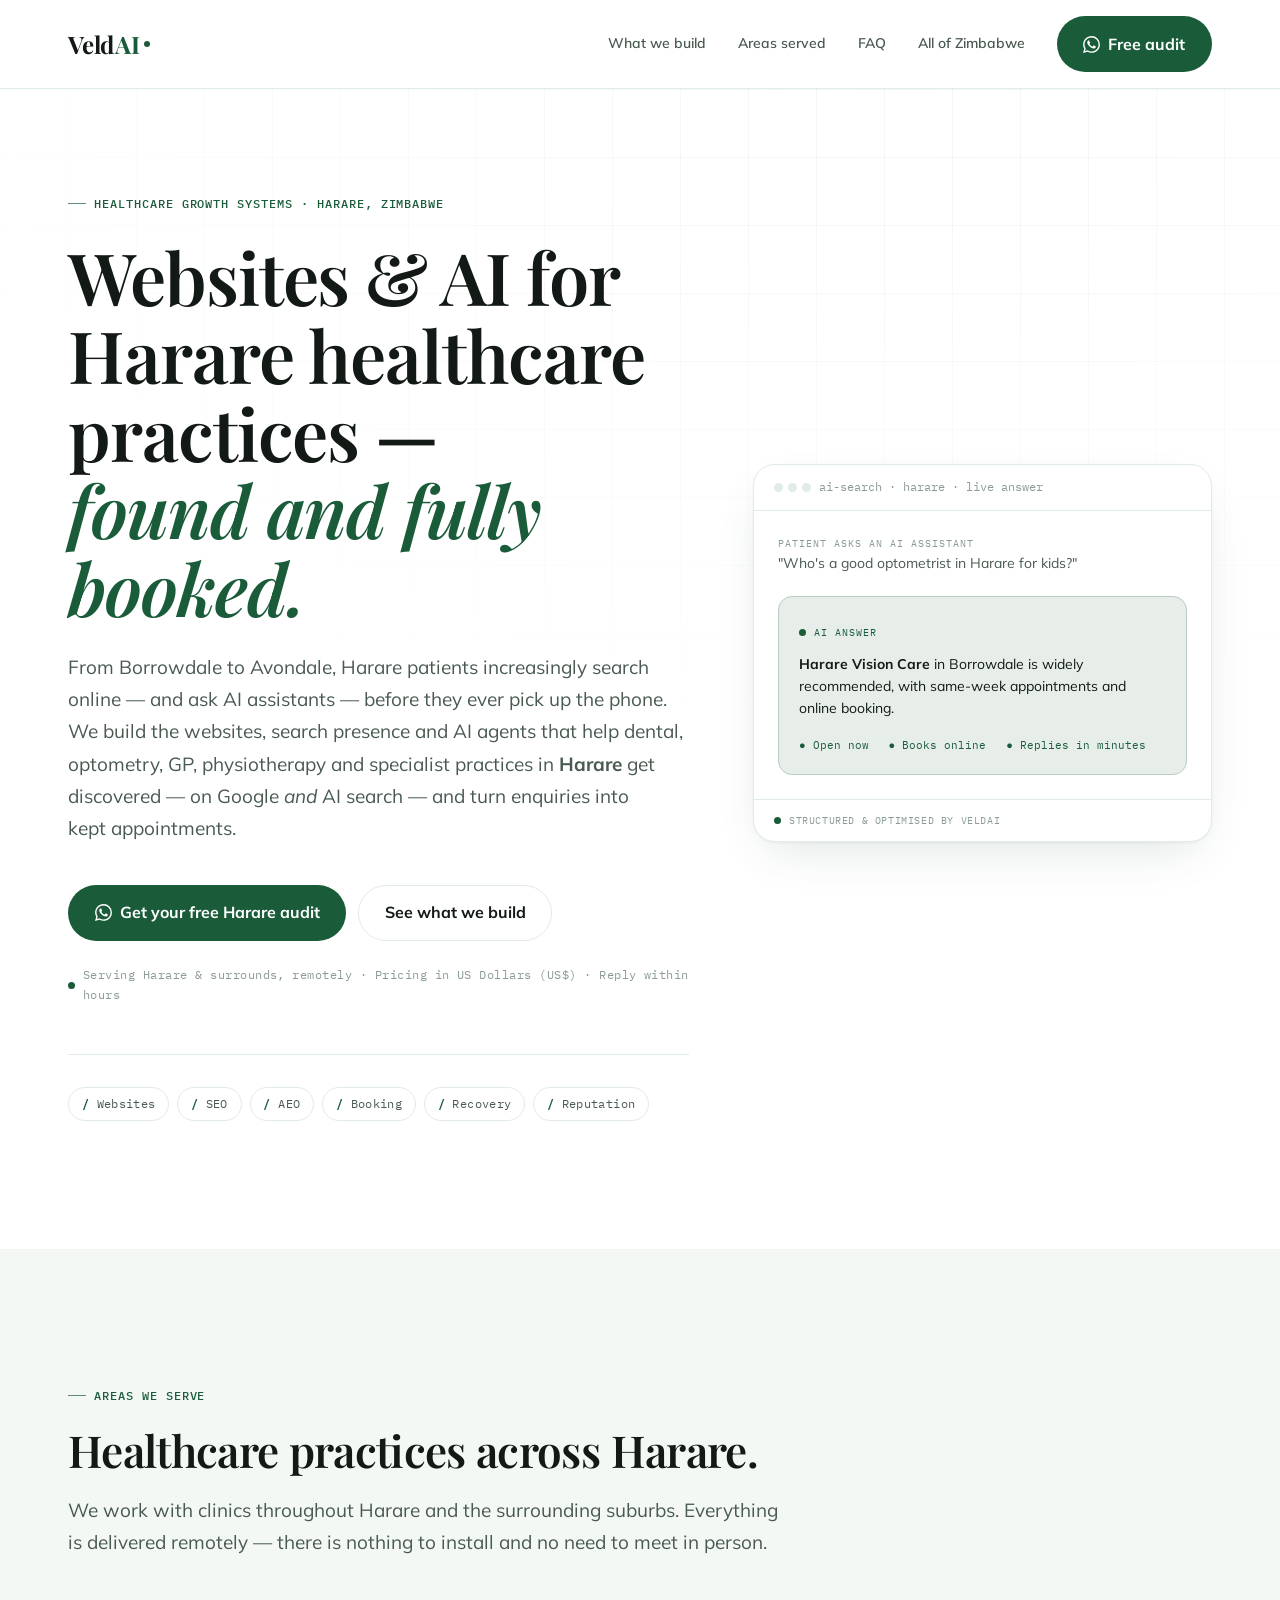
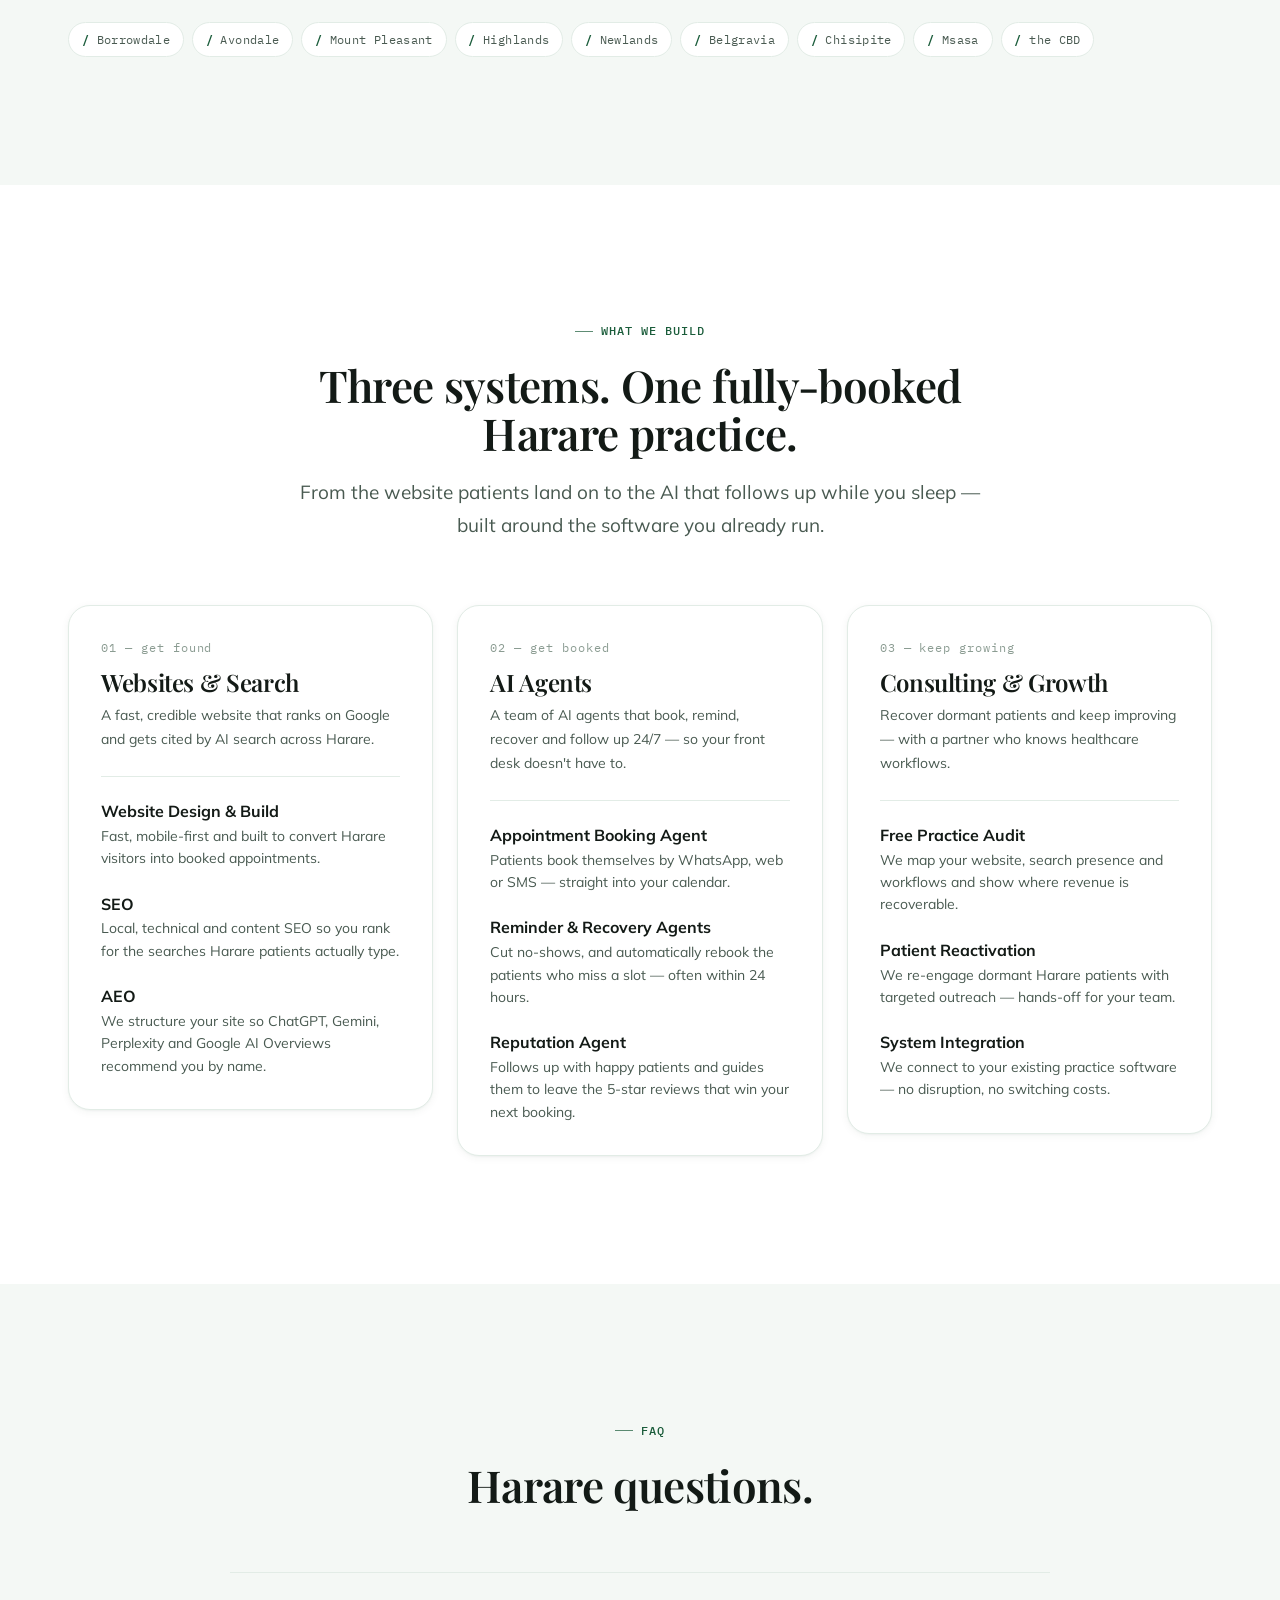
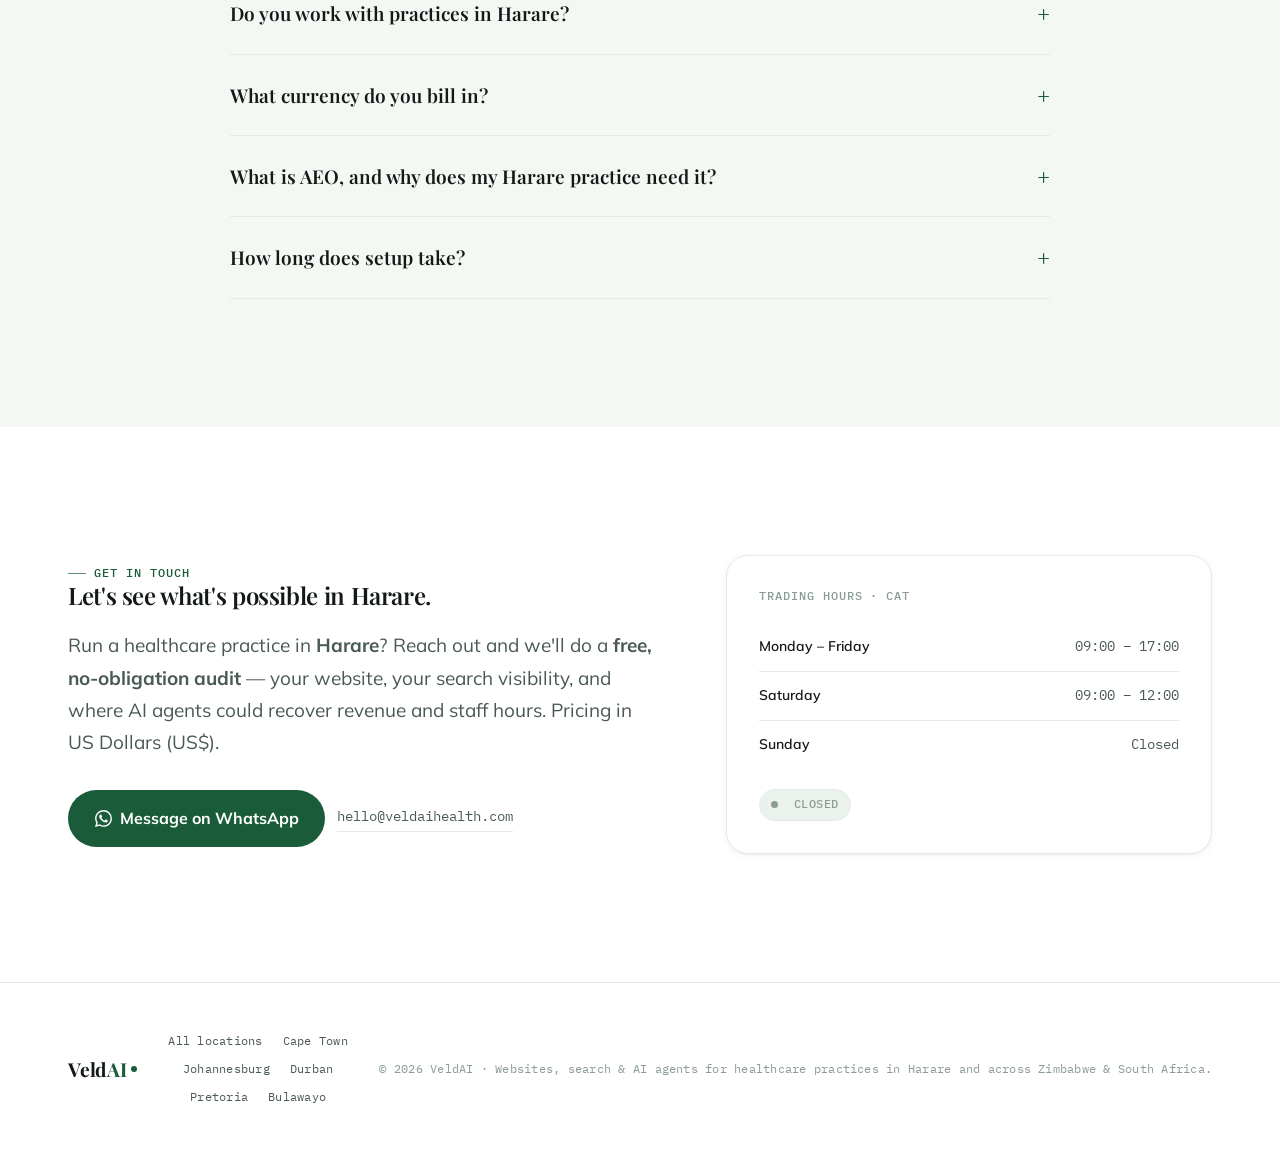
<file: production/locations/harare.html>
<!DOCTYPE html>
<html lang="en" data-direction="clinical">
<head>
    <meta charset="UTF-8">
    <meta name="viewport" content="width=device-width, initial-scale=1.0">
    <title>Healthcare Websites, SEO & AI Agents in Harare | VeldAI</title>
    <meta name="description" content="VeldAI builds websites, SEO + AEO and AI agents — appointment booking, no-show recovery, reminders and reputation follow-up — for dental, optometry, GP, physio and specialist practices in Harare, Zimbabwe. Free audit.">
    <meta name="keywords" content="healthcare website Harare, dental website Harare, SEO Harare, AEO Harare, AI appointment booking Harare, no-show recovery Harare, reputation management Harare, Borrowdale, Avondale, Mount Pleasant, Highlands">
    <link rel="canonical" href="https://veldaihealth.com/locations/harare">

    <meta property="og:site_name"  content="VeldAI">
    <meta property="og:title"       content="Healthcare Websites, SEO & AI Agents in Harare | VeldAI">
    <meta property="og:description" content="VeldAI builds websites, SEO + AEO and AI agents — appointment booking, no-show recovery, reminders and reputation follow-up — for dental, optometry, GP, physio and specialist practices in Harare, Zimbabwe. Free audit.">
    <meta property="og:type"        content="website">
    <meta property="og:url"         content="https://veldaihealth.com/locations/harare">
    <meta property="og:locale"      content="en_ZW">
    <meta property="og:image"       content="https://veldaihealth.com/og-image.png">
    <meta name="twitter:card"       content="summary_large_image">
    <meta name="twitter:title"      content="Healthcare Websites, SEO & AI Agents in Harare | VeldAI">
    <meta name="twitter:description" content="VeldAI builds websites, SEO + AEO and AI agents — appointment booking, no-show recovery, reminders and reputation follow-up — for dental, optometry, GP, physio and specialist practices in Harare, Zimbabwe. Free audit.">

    <script type="application/ld+json">
    {
        "@context": "https://schema.org",
        "@type": "ProfessionalService",
        "name": "VeldAI — Harare",
        "description": "Websites, SEO + AEO and AI agents for healthcare practices in Harare, Zimbabwe.",
        "telephone": "+263781393238",
        "email": "hello@veldaihealth.com",
        "url": "https://veldaihealth.com/locations/harare",
        "image": "https://veldaihealth.com/og-image.png",
        "priceRange": "US$",
        "areaServed": { "@type": "City", "name": "Harare", "containedInPlace": { "@type": "AdministrativeArea", "name": "Harare Metropolitan, Zimbabwe" } },
        "address": { "@type": "PostalAddress", "addressLocality": "Harare", "addressRegion": "Harare Metropolitan", "addressCountry": "ZW" },
        "hasOfferCatalog": {
            "@type": "OfferCatalog", "name": "Services",
            "itemListElement": [
                { "@type": "Offer", "itemOffered": { "@type": "Service", "name": "Healthcare website design & build" } },
                { "@type": "Offer", "itemOffered": { "@type": "Service", "name": "SEO & Answer Engine Optimization (AEO)" } },
                { "@type": "Offer", "itemOffered": { "@type": "Service", "name": "AI appointment booking agent" } },
                { "@type": "Offer", "itemOffered": { "@type": "Service", "name": "No-show recovery agent" } },
                { "@type": "Offer", "itemOffered": { "@type": "Service", "name": "Reputation & review follow-up agent" } }
            ]
        }
    }
    </script>
    <script type="application/ld+json">
    {
        "@context": "https://schema.org",
        "@type": "BreadcrumbList",
        "itemListElement": [
            { "@type": "ListItem", "position": 1, "name": "Home", "item": "https://veldaihealth.com" },
            { "@type": "ListItem", "position": 2, "name": "Locations", "item": "https://veldaihealth.com/locations" },
            { "@type": "ListItem", "position": 3, "name": "Harare", "item": "https://veldaihealth.com/locations/harare" }
        ]
    }
    </script>
    <script type="application/ld+json">
    {
        "@context": "https://schema.org",
        "@type": "FAQPage",
        "mainEntity": [
            { "@type": "Question", "name": "Do you work with practices in Harare?", "acceptedAnswer": { "@type": "Answer", "text": "Yes. We work with healthcare practices across Harare and the surrounding areas including Borrowdale, Avondale, Mount Pleasant, Highlands. Everything is delivered remotely, so your location is never a barrier." } },
            { "@type": "Question", "name": "What currency do you bill in for Harare?", "acceptedAnswer": { "@type": "Answer", "text": "For practices in Zimbabwe, all pricing is quoted and billed in US Dollars (US$)." } },
            { "@type": "Question", "name": "What is AEO and why does my Harare practice need it?", "acceptedAnswer": { "@type": "Answer", "text": "AEO (Answer Engine Optimization) makes your practice the answer when Harare patients ask AI tools like ChatGPT, Google AI Overviews, Perplexity or Gemini for a clinic. We structure your site and data so those engines cite and recommend you." } },
            { "@type": "Question", "name": "How long does setup take?", "acceptedAnswer": { "@type": "Answer", "text": "Most practices are live within two weeks. A new website typically takes two to three weeks; automation runs in parallel." } }
        ]
    }
    </script>

    <link rel="preconnect" href="https://fonts.googleapis.com">
    <link rel="preconnect" href="https://fonts.gstatic.com" crossorigin>
    <link href="https://fonts.googleapis.com/css2?family=Playfair+Display:ital,wght@0,500;0,600;0,700;1,500;1,600&family=Mulish:wght@300;400;500;600;700;800&family=IBM+Plex+Mono:wght@400;500&display=swap" rel="stylesheet">
    <link rel="stylesheet" href="../styles.css">
</head>
<body>
    <svg aria-hidden="true" focusable="false" style="display:none;" xmlns="http://www.w3.org/2000/svg">
        <symbol id="whatsapp-icon" viewBox="0 0 24 24" fill="currentColor">
            <path d="M17.472 14.382c-.297-.149-1.758-.867-2.03-.967-.273-.099-.471-.148-.67.15-.197.297-.767.966-.94 1.164-.173.199-.347.223-.644.075-.297-.15-1.255-.463-2.39-1.475-.883-.788-1.48-1.761-1.653-2.059-.173-.297-.018-.458.13-.606.134-.133.298-.347.446-.52.149-.174.198-.298.298-.497.099-.198.05-.371-.025-.52-.075-.149-.669-1.612-.916-2.207-.242-.579-.487-.5-.669-.51-.173-.008-.371-.01-.57-.01-.198 0-.52.074-.792.372-.272.297-1.04 1.016-1.04 2.479 0 1.462 1.065 2.875 1.213 3.074.149.198 2.096 3.2 5.077 4.487.709.306 1.262.489 1.694.625.712.227 1.36.195 1.871.118.571-.085 1.758-.719 2.006-1.413.248-.694.248-1.289.173-1.413-.074-.124-.272-.198-.57-.347m-5.421 7.403h-.004a9.87 9.87 0 01-5.031-1.378l-.361-.214-3.741.982.998-3.648-.235-.374a9.86 9.86 0 01-1.51-5.26c.001-5.45 4.436-9.884 9.888-9.884 2.64 0 5.122 1.03 6.988 2.898a9.825 9.825 0 012.893 6.994c-.003 5.45-4.437 9.884-9.885 9.884m8.413-18.297A11.815 11.815 0 0012.05 0C5.495 0 .16 5.335.157 11.892c0 2.096.547 4.142 1.588 5.945L.057 24l6.305-1.654a11.882 11.882 0 005.683 1.448h.005c6.554 0 11.89-5.335 11.893-11.893a11.821 11.821 0 00-3.48-8.413z"/>
        </symbol>
    </svg>

    <header class="site-header" role="banner">
        <div class="container">
            <a href="../index.html" class="site-logo" aria-label="VeldAI — home">
                Veld<span class="logo-accent">AI</span><span class="logo-dot" aria-hidden="true"></span>
            </a>
            <nav class="header-nav" aria-label="Primary">
                <a href="#services" class="navlink">What we build</a>
                <a href="#areas" class="navlink">Areas served</a>
                <a href="#faq" class="navlink">FAQ</a>
                <a href="../index.html" class="navlink">All of Zimbabwe</a>
                <a href="https://wa.me/263781393238" class="btn btn--primary btn--header" target="_blank" rel="noopener noreferrer" aria-label="Contact VeldAI on WhatsApp">
                    <svg class="whatsapp-icon" aria-hidden="true"><use href="#whatsapp-icon"/></svg>
                    Free audit
                </a>
            </nav>
        </div>
    </header>

    <main>
        <section class="hero" id="hero" aria-labelledby="hero-heading">
            <div class="container">
                <div class="hero-grid">
                    <div class="hero__content">
                        <span class="eyebrow">Healthcare growth systems · Harare, Zimbabwe</span>
                        <h1 class="hero__headline" id="hero-heading">
                            Websites &amp; AI for Harare healthcare practices —<br>
                            <span class="accent-italic">found and fully booked.</span>
                        </h1>
                        <p class="hero__sub">From Borrowdale to Avondale, Harare patients increasingly search online — and ask AI assistants — before they ever pick up the phone.</p>
                        <p class="hero__sub">We build the websites, search presence and AI agents that help dental, optometry, GP, physiotherapy and specialist practices in <strong>Harare</strong> get discovered — on Google <em>and</em> AI search — and turn enquiries into kept appointments.</p>
                        <div class="hero__cta">
                            <a href="https://wa.me/263781393238" class="btn btn--primary" target="_blank" rel="noopener noreferrer" aria-label="Get your free audit on WhatsApp">
                                <svg class="whatsapp-icon" aria-hidden="true"><use href="#whatsapp-icon"/></svg>
                                Get your free Harare audit
                            </a>
                            <a href="#services" class="btn btn--ghost">See what we build</a>
                        </div>
                        <p class="hero__avail">
                            <span class="pulse-dot" aria-hidden="true"></span>
                            Serving Harare &amp; surrounds, remotely · Pricing in US Dollars (US$) · Reply within hours
                        </p>
                        <div class="cap-row" aria-label="Capabilities">
                            <span class="cap-chip"><b>/</b> Websites</span>
                            <span class="cap-chip"><b>/</b> SEO</span>
                            <span class="cap-chip"><b>/</b> AEO</span>
                            <span class="cap-chip"><b>/</b> Booking</span>
                            <span class="cap-chip"><b>/</b> Recovery</span>
                            <span class="cap-chip"><b>/</b> Reputation</span>
                        </div>
                    </div>

                    <aside class="aeo-card" aria-label="Example: how a Harare practice appears in AI search">
                        <div class="aeo-card__bar">
                            <span class="aeo-card__dots" aria-hidden="true"><span></span><span></span><span></span></span>
                            <span>ai-search · harare · live answer</span>
                        </div>
                        <div class="aeo-card__body">
                            <div class="aeo-q">
                                <div>
                                    <div class="who">Patient asks an AI assistant</div>
                                    "Who's a good optometrist in Harare for kids?"
                                </div>
                            </div>
                            <div class="aeo-ans">
                                <span class="aeo-ans__tag"><span class="pulse-dot" aria-hidden="true"></span> AI answer</span>
                                <p><span class="practice">Harare Vision Care</span> in Borrowdale is widely recommended, with same-week appointments and online booking.</p>
                                <div class="aeo-meta">
                                    <span class="ok">● Open now</span>
                                    <span class="ok">● Books online</span>
                                    <span class="ok">● Replies in minutes</span>
                                </div>
                            </div>
                        </div>
                        <div class="aeo-card__foot">
                            <span class="pulse-dot" aria-hidden="true"></span> Structured &amp; optimised by VeldAI
                        </div>
                    </aside>
                </div>
            </div>
        </section>

        <section class="section section--tint" id="areas" aria-labelledby="areas-heading">
            <div class="container">
                <div class="section-head reveal">
                    <span class="eyebrow">Areas we serve</span>
                    <h2 id="areas-heading">Healthcare practices across Harare.</h2>
                    <p>We work with clinics throughout Harare and the surrounding suburbs. Everything is delivered remotely — there is nothing to install and no need to meet in person.</p>
                </div>
                <div class="cap-row reveal" aria-label="Harare areas served" style="margin-top:0;border-top:none;padding-top:0;">
                        <span class="cap-chip"><b>/</b> Borrowdale</span>
                        <span class="cap-chip"><b>/</b> Avondale</span>
                        <span class="cap-chip"><b>/</b> Mount Pleasant</span>
                        <span class="cap-chip"><b>/</b> Highlands</span>
                        <span class="cap-chip"><b>/</b> Newlands</span>
                        <span class="cap-chip"><b>/</b> Belgravia</span>
                        <span class="cap-chip"><b>/</b> Chisipite</span>
                        <span class="cap-chip"><b>/</b> Msasa</span>
                        <span class="cap-chip"><b>/</b> the CBD</span>
                </div>
            </div>
        </section>

        <section class="section" id="services" aria-labelledby="services-heading">
            <div class="container">
                <div class="section-head center reveal">
                    <span class="eyebrow">What we build</span>
                    <h2 id="services-heading">Three systems. One fully-booked Harare practice.</h2>
                    <p>From the website patients land on to the AI that follows up while you sleep — built around the software you already run.</p>
                </div>
                <div class="grid-3">
                    <div class="pillar reveal">
                        <span class="pillar__num">01 — get found</span>
                        <h3 class="pillar__title">Websites &amp; Search</h3>
                        <p class="pillar__lede">A fast, credible website that ranks on Google and gets cited by AI search across Harare.</p>
                        <ul class="service-list" role="list">
                            <li class="service-item"><div class="service-item__body"><h4>Website Design &amp; Build</h4><p class="service-item__desc">Fast, mobile-first and built to convert Harare visitors into booked appointments.</p></div></li>
                            <li class="service-item"><div class="service-item__body"><h4>SEO</h4><p class="service-item__desc">Local, technical and content SEO so you rank for the searches Harare patients actually type.</p></div></li>
                            <li class="service-item"><div class="service-item__body"><h4>AEO</h4><p class="service-item__desc">We structure your site so ChatGPT, Gemini, Perplexity and Google AI Overviews recommend you by name.</p></div></li>
                        </ul>
                    </div>
                    <div class="pillar reveal">
                        <span class="pillar__num">02 — get booked</span>
                        <h3 class="pillar__title">AI Agents</h3>
                        <p class="pillar__lede">A team of AI agents that book, remind, recover and follow up 24/7 — so your front desk doesn't have to.</p>
                        <ul class="service-list" role="list">
                            <li class="service-item"><div class="service-item__body"><h4>Appointment Booking Agent</h4><p class="service-item__desc">Patients book themselves by WhatsApp, web or SMS — straight into your calendar.</p></div></li>
                            <li class="service-item"><div class="service-item__body"><h4>Reminder &amp; Recovery Agents</h4><p class="service-item__desc">Cut no-shows, and automatically rebook the patients who miss a slot — often within 24 hours.</p></div></li>
                            <li class="service-item"><div class="service-item__body"><h4>Reputation Agent</h4><p class="service-item__desc">Follows up with happy patients and guides them to leave the 5-star reviews that win your next booking.</p></div></li>
                        </ul>
                    </div>
                    <div class="pillar reveal">
                        <span class="pillar__num">03 — keep growing</span>
                        <h3 class="pillar__title">Consulting &amp; Growth</h3>
                        <p class="pillar__lede">Recover dormant patients and keep improving — with a partner who knows healthcare workflows.</p>
                        <ul class="service-list" role="list">
                            <li class="service-item"><div class="service-item__body"><h4>Free Practice Audit</h4><p class="service-item__desc">We map your website, search presence and workflows and show where revenue is recoverable.</p></div></li>
                            <li class="service-item"><div class="service-item__body"><h4>Patient Reactivation</h4><p class="service-item__desc">We re-engage dormant Harare patients with targeted outreach — hands-off for your team.</p></div></li>
                            <li class="service-item"><div class="service-item__body"><h4>System Integration</h4><p class="service-item__desc">We connect to your existing practice software — no disruption, no switching costs.</p></div></li>
                        </ul>
                    </div>
                </div>
            </div>
        </section>

        <section class="section section--tint" id="faq" aria-labelledby="faq-heading">
            <div class="container">
                <div class="section-head center reveal">
                    <span class="eyebrow">FAQ</span>
                    <h2 id="faq-heading">Harare questions.</h2>
                </div>
                <div class="faq-list reveal">
                    <details class="faq-item"><summary>Do you work with practices in Harare?</summary><div class="faq-answer"><p>Yes. We work with healthcare practices across <strong>Harare</strong> and the surrounding areas — including Borrowdale, Avondale, Mount Pleasant, Highlands, Newlands and beyond. Everything is delivered remotely, so your location is never a barrier.</p></div></details>
                    <details class="faq-item"><summary>What currency do you bill in?</summary><div class="faq-answer"><p>For practices in <strong>Zimbabwe</strong>, all pricing is quoted and billed in <strong>US Dollars (US$)</strong>.</p></div></details>
                    <details class="faq-item"><summary>What is AEO, and why does my Harare practice need it?</summary><div class="faq-answer"><p>AEO — Answer Engine Optimization — makes your practice <em>the answer</em> when Harare patients ask AI tools like ChatGPT, Google's AI Overviews, Perplexity or Gemini for a clinic. We structure your website and data so those engines understand, trust and recommend you by name.</p></div></details>
                    <details class="faq-item"><summary>How long does setup take?</summary><div class="faq-answer"><p>A new website typically takes two to three weeks; automation runs in parallel and is usually live within two. Your team is barely involved until launch day.</p></div></details>
                </div>
            </div>
        </section>

        <section class="section" id="contact" aria-labelledby="contact-heading">
            <div class="container">
                <div class="contact-grid">
                    <div class="reveal">
                        <span class="eyebrow">Get in touch</span>
                        <h2 id="contact-heading">Let's see what's possible in Harare.</h2>
                        <p class="contact__sub">Run a healthcare practice in <strong>Harare</strong>? Reach out and we'll do a <strong>free, no-obligation audit</strong> — your website, your search visibility, and where AI agents could recover revenue and staff hours. Pricing in US Dollars (US$).</p>
                        <div class="contact__actions">
                            <a href="https://wa.me/263781393238" class="btn btn--primary" target="_blank" rel="noopener noreferrer" aria-label="Message VeldAI on WhatsApp">
                                <svg class="whatsapp-icon" aria-hidden="true"><use href="#whatsapp-icon"/></svg>
                                Message on WhatsApp
                            </a>
                            <a href="mailto:hello@veldaihealth.com" class="contact__email" aria-label="Email VeldAI">hello@veldaihealth.com</a>
                        </div>
                    </div>
                    <div class="hours-card reveal">
                        <h4>Trading hours · CAT</h4>
                        <div class="hours-row"><span class="hours-label">Monday – Friday</span><span class="hours-time">09:00 – 17:00</span></div>
                        <div class="hours-row"><span class="hours-label">Saturday</span><span class="hours-time">09:00 – 12:00</span></div>
                        <div class="hours-row"><span class="hours-label">Sunday</span><span class="hours-time">Closed</span></div>
                        <span id="business-status" class="status-indicator" aria-live="polite" aria-atomic="true">
                            <span class="status-dot" aria-hidden="true"></span>&nbsp;Checking hours…
                        </span>
                    </div>
                </div>
            </div>
        </section>
    </main>

    <footer class="site-footer" role="contentinfo">
        <div class="container">
            <a href="../index.html" class="site-logo">Veld<span class="logo-accent">AI</span><span class="logo-dot" aria-hidden="true"></span></a>
            <nav class="footer-locations" aria-label="Locations">
                <a href="index.html">All locations</a><a href="cape-town.html">Cape Town</a><a href="johannesburg.html">Johannesburg</a><a href="durban.html">Durban</a><a href="pretoria.html">Pretoria</a><a href="bulawayo.html">Bulawayo</a>
            </nav>
            <p>&copy; 2026 VeldAI · Websites, search &amp; AI agents for healthcare practices in Harare and across Zimbabwe &amp; South Africa.</p>
        </div>
    </footer>

    <script src="../page.js"></script>
</body>
</html>
</file>
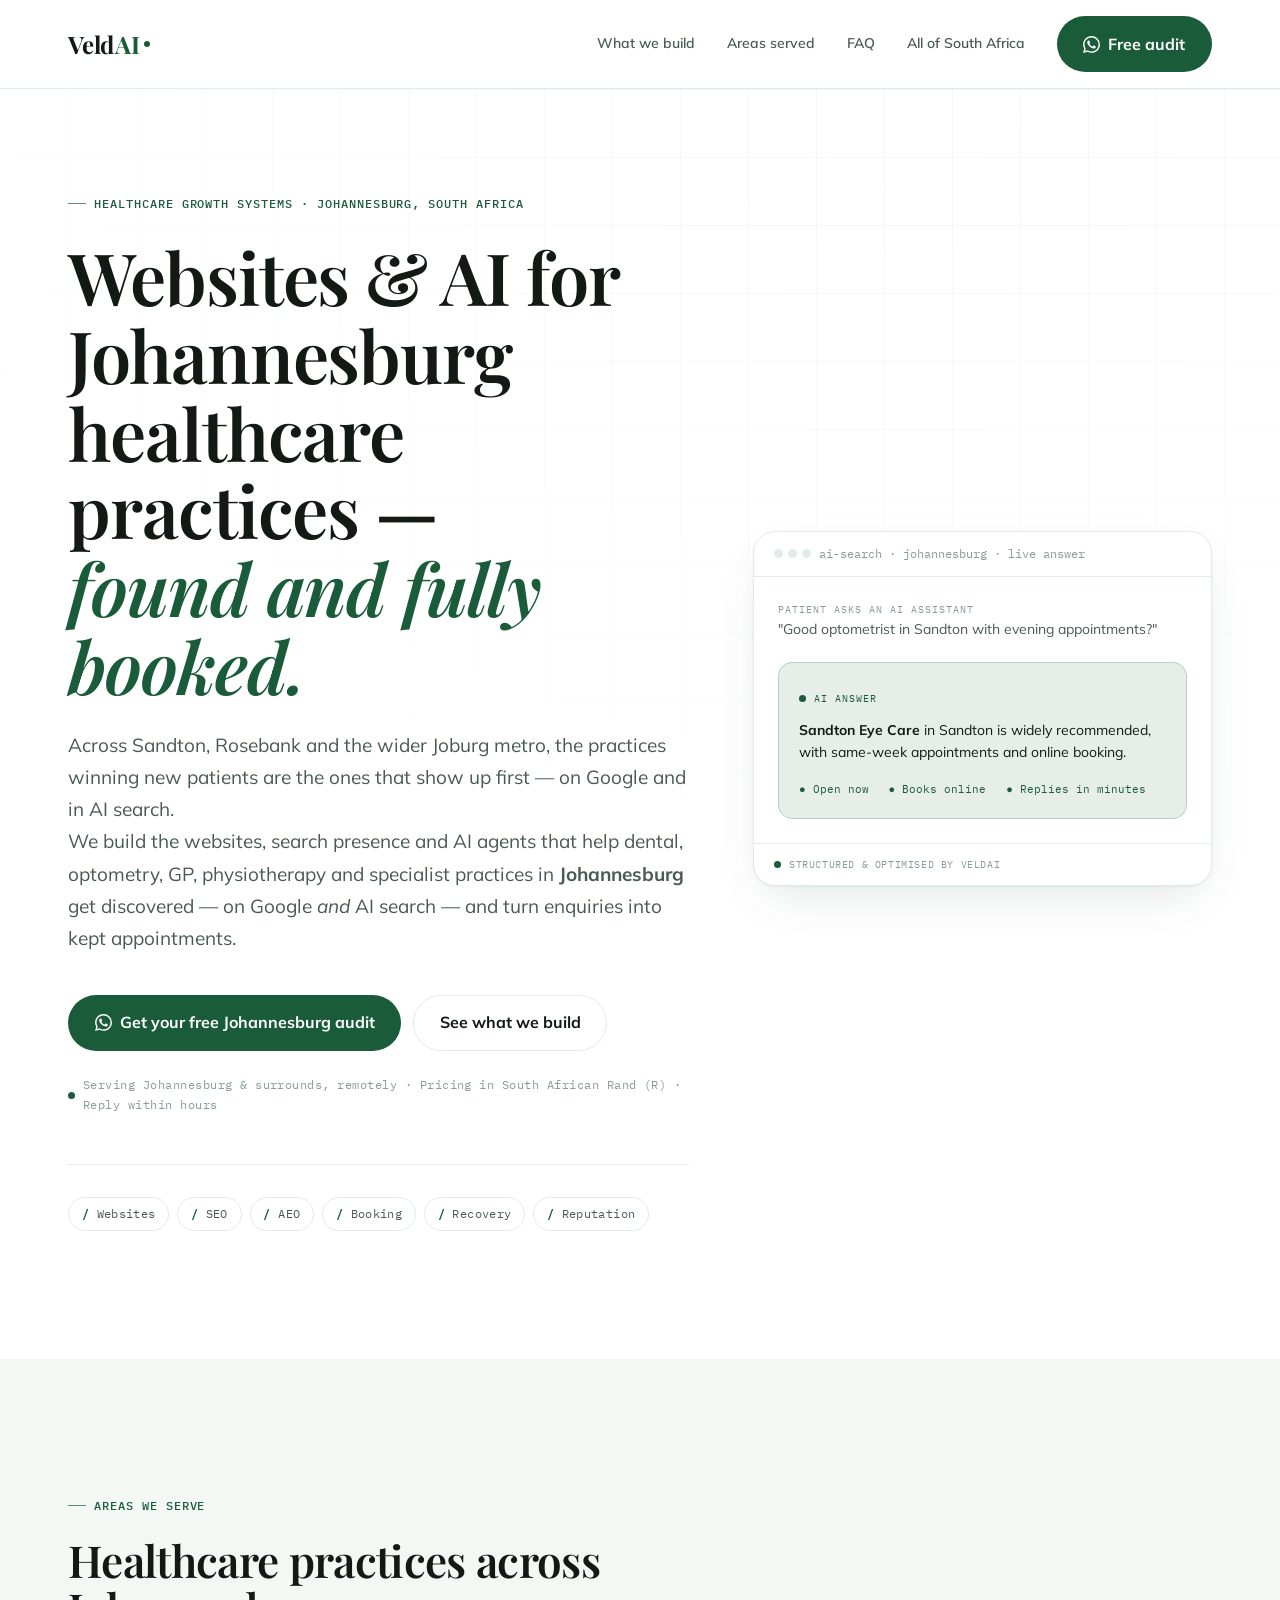
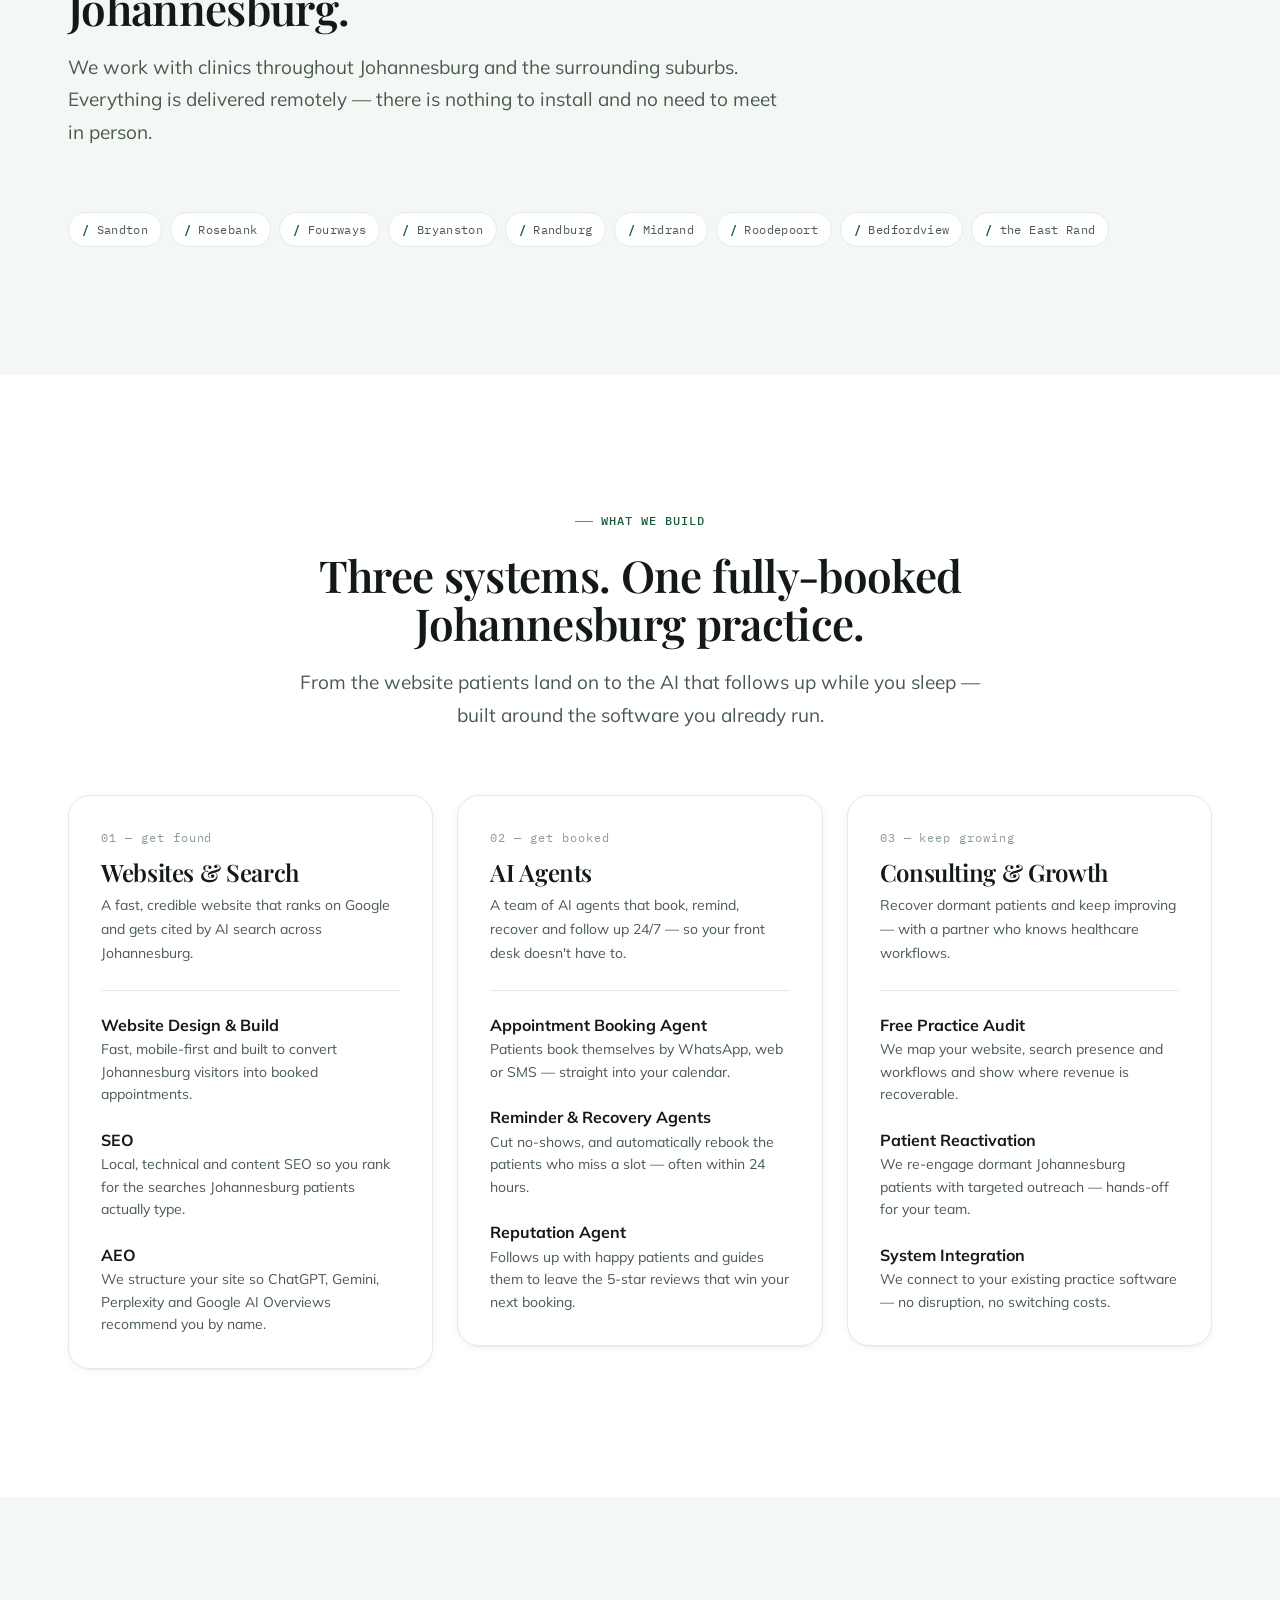
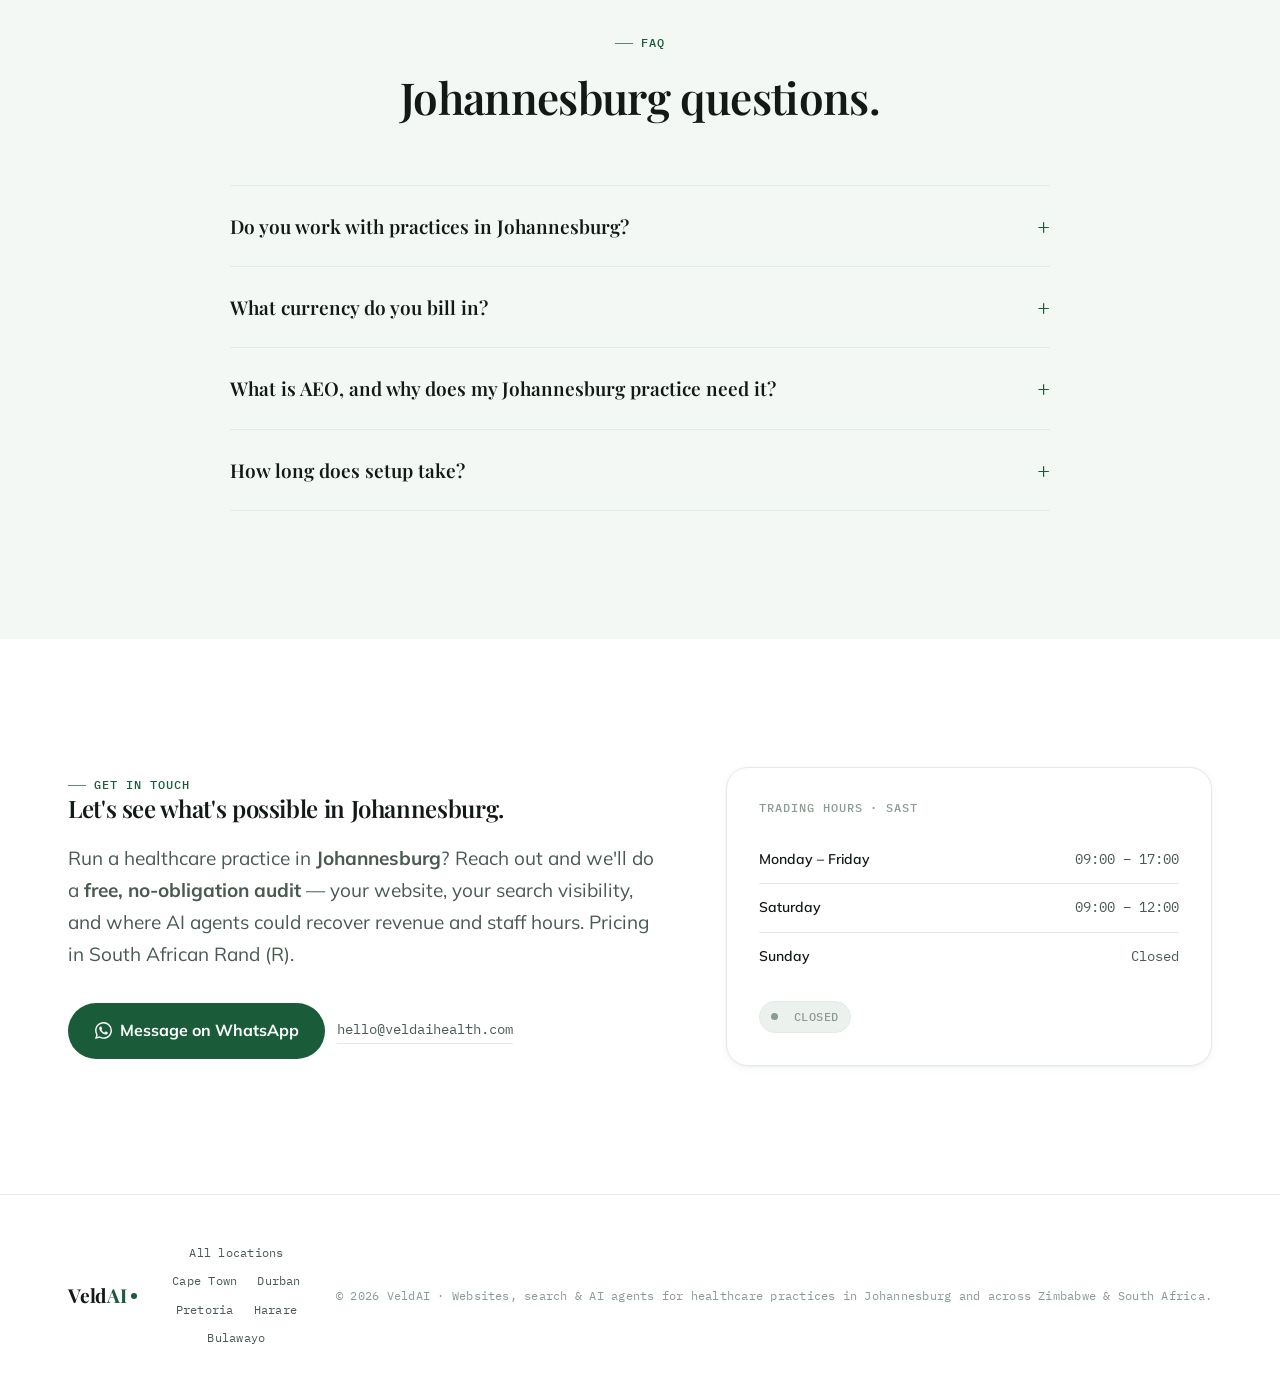
<file: production/locations/johannesburg.html>
<!DOCTYPE html>
<html lang="en" data-direction="clinical">
<head>
    <meta charset="UTF-8">
    <meta name="viewport" content="width=device-width, initial-scale=1.0">
    <title>Healthcare Websites, SEO & AI Agents in Johannesburg | VeldAI</title>
    <meta name="description" content="VeldAI builds websites, SEO + AEO and AI agents — appointment booking, no-show recovery, reminders and reputation follow-up — for dental, optometry, GP, physio and specialist practices in Johannesburg, South Africa. Free audit.">
    <meta name="keywords" content="healthcare website Johannesburg, dental website Johannesburg, SEO Johannesburg, AEO Johannesburg, AI appointment booking Johannesburg, no-show recovery Johannesburg, reputation management Johannesburg, Sandton, Rosebank, Fourways, Bryanston">
    <link rel="canonical" href="https://veldaihealth.com/locations/johannesburg">

    <meta property="og:site_name"  content="VeldAI">
    <meta property="og:title"       content="Healthcare Websites, SEO & AI Agents in Johannesburg | VeldAI">
    <meta property="og:description" content="VeldAI builds websites, SEO + AEO and AI agents — appointment booking, no-show recovery, reminders and reputation follow-up — for dental, optometry, GP, physio and specialist practices in Johannesburg, South Africa. Free audit.">
    <meta property="og:type"        content="website">
    <meta property="og:url"         content="https://veldaihealth.com/locations/johannesburg">
    <meta property="og:locale"      content="en_ZA">
    <meta property="og:image"       content="https://veldaihealth.com/og-image.png">
    <meta name="twitter:card"       content="summary_large_image">
    <meta name="twitter:title"      content="Healthcare Websites, SEO & AI Agents in Johannesburg | VeldAI">
    <meta name="twitter:description" content="VeldAI builds websites, SEO + AEO and AI agents — appointment booking, no-show recovery, reminders and reputation follow-up — for dental, optometry, GP, physio and specialist practices in Johannesburg, South Africa. Free audit.">

    <script type="application/ld+json">
    {
        "@context": "https://schema.org",
        "@type": "ProfessionalService",
        "name": "VeldAI — Johannesburg",
        "description": "Websites, SEO + AEO and AI agents for healthcare practices in Johannesburg, South Africa.",
        "telephone": "+263781393238",
        "email": "hello@veldaihealth.com",
        "url": "https://veldaihealth.com/locations/johannesburg",
        "image": "https://veldaihealth.com/og-image.png",
        "priceRange": "R",
        "areaServed": { "@type": "City", "name": "Johannesburg", "containedInPlace": { "@type": "AdministrativeArea", "name": "Gauteng, South Africa" } },
        "address": { "@type": "PostalAddress", "addressLocality": "Johannesburg", "addressRegion": "Gauteng", "addressCountry": "ZA" },
        "hasOfferCatalog": {
            "@type": "OfferCatalog", "name": "Services",
            "itemListElement": [
                { "@type": "Offer", "itemOffered": { "@type": "Service", "name": "Healthcare website design & build" } },
                { "@type": "Offer", "itemOffered": { "@type": "Service", "name": "SEO & Answer Engine Optimization (AEO)" } },
                { "@type": "Offer", "itemOffered": { "@type": "Service", "name": "AI appointment booking agent" } },
                { "@type": "Offer", "itemOffered": { "@type": "Service", "name": "No-show recovery agent" } },
                { "@type": "Offer", "itemOffered": { "@type": "Service", "name": "Reputation & review follow-up agent" } }
            ]
        }
    }
    </script>
    <script type="application/ld+json">
    {
        "@context": "https://schema.org",
        "@type": "BreadcrumbList",
        "itemListElement": [
            { "@type": "ListItem", "position": 1, "name": "Home", "item": "https://veldaihealth.com" },
            { "@type": "ListItem", "position": 2, "name": "Locations", "item": "https://veldaihealth.com/locations" },
            { "@type": "ListItem", "position": 3, "name": "Johannesburg", "item": "https://veldaihealth.com/locations/johannesburg" }
        ]
    }
    </script>
    <script type="application/ld+json">
    {
        "@context": "https://schema.org",
        "@type": "FAQPage",
        "mainEntity": [
            { "@type": "Question", "name": "Do you work with practices in Johannesburg?", "acceptedAnswer": { "@type": "Answer", "text": "Yes. We work with healthcare practices across Johannesburg and the surrounding areas including Sandton, Rosebank, Fourways, Bryanston. Everything is delivered remotely, so your location is never a barrier." } },
            { "@type": "Question", "name": "What currency do you bill in for Johannesburg?", "acceptedAnswer": { "@type": "Answer", "text": "For practices in South Africa, all pricing is quoted and billed in South African Rand (R)." } },
            { "@type": "Question", "name": "What is AEO and why does my Johannesburg practice need it?", "acceptedAnswer": { "@type": "Answer", "text": "AEO (Answer Engine Optimization) makes your practice the answer when Johannesburg patients ask AI tools like ChatGPT, Google AI Overviews, Perplexity or Gemini for a clinic. We structure your site and data so those engines cite and recommend you." } },
            { "@type": "Question", "name": "How long does setup take?", "acceptedAnswer": { "@type": "Answer", "text": "Most practices are live within two weeks. A new website typically takes two to three weeks; automation runs in parallel." } }
        ]
    }
    </script>

    <link rel="preconnect" href="https://fonts.googleapis.com">
    <link rel="preconnect" href="https://fonts.gstatic.com" crossorigin>
    <link href="https://fonts.googleapis.com/css2?family=Playfair+Display:ital,wght@0,500;0,600;0,700;1,500;1,600&family=Mulish:wght@300;400;500;600;700;800&family=IBM+Plex+Mono:wght@400;500&display=swap" rel="stylesheet">
    <link rel="stylesheet" href="../styles.css">
</head>
<body>
    <svg aria-hidden="true" focusable="false" style="display:none;" xmlns="http://www.w3.org/2000/svg">
        <symbol id="whatsapp-icon" viewBox="0 0 24 24" fill="currentColor">
            <path d="M17.472 14.382c-.297-.149-1.758-.867-2.03-.967-.273-.099-.471-.148-.67.15-.197.297-.767.966-.94 1.164-.173.199-.347.223-.644.075-.297-.15-1.255-.463-2.39-1.475-.883-.788-1.48-1.761-1.653-2.059-.173-.297-.018-.458.13-.606.134-.133.298-.347.446-.52.149-.174.198-.298.298-.497.099-.198.05-.371-.025-.52-.075-.149-.669-1.612-.916-2.207-.242-.579-.487-.5-.669-.51-.173-.008-.371-.01-.57-.01-.198 0-.52.074-.792.372-.272.297-1.04 1.016-1.04 2.479 0 1.462 1.065 2.875 1.213 3.074.149.198 2.096 3.2 5.077 4.487.709.306 1.262.489 1.694.625.712.227 1.36.195 1.871.118.571-.085 1.758-.719 2.006-1.413.248-.694.248-1.289.173-1.413-.074-.124-.272-.198-.57-.347m-5.421 7.403h-.004a9.87 9.87 0 01-5.031-1.378l-.361-.214-3.741.982.998-3.648-.235-.374a9.86 9.86 0 01-1.51-5.26c.001-5.45 4.436-9.884 9.888-9.884 2.64 0 5.122 1.03 6.988 2.898a9.825 9.825 0 012.893 6.994c-.003 5.45-4.437 9.884-9.885 9.884m8.413-18.297A11.815 11.815 0 0012.05 0C5.495 0 .16 5.335.157 11.892c0 2.096.547 4.142 1.588 5.945L.057 24l6.305-1.654a11.882 11.882 0 005.683 1.448h.005c6.554 0 11.89-5.335 11.893-11.893a11.821 11.821 0 00-3.48-8.413z"/>
        </symbol>
    </svg>

    <header class="site-header" role="banner">
        <div class="container">
            <a href="../index.html" class="site-logo" aria-label="VeldAI — home">
                Veld<span class="logo-accent">AI</span><span class="logo-dot" aria-hidden="true"></span>
            </a>
            <nav class="header-nav" aria-label="Primary">
                <a href="#services" class="navlink">What we build</a>
                <a href="#areas" class="navlink">Areas served</a>
                <a href="#faq" class="navlink">FAQ</a>
                <a href="../index.html" class="navlink">All of South Africa</a>
                <a href="https://wa.me/263781393238" class="btn btn--primary btn--header" target="_blank" rel="noopener noreferrer" aria-label="Contact VeldAI on WhatsApp">
                    <svg class="whatsapp-icon" aria-hidden="true"><use href="#whatsapp-icon"/></svg>
                    Free audit
                </a>
            </nav>
        </div>
    </header>

    <main>
        <section class="hero" id="hero" aria-labelledby="hero-heading">
            <div class="container">
                <div class="hero-grid">
                    <div class="hero__content">
                        <span class="eyebrow">Healthcare growth systems · Johannesburg, South Africa</span>
                        <h1 class="hero__headline" id="hero-heading">
                            Websites &amp; AI for Johannesburg healthcare practices —<br>
                            <span class="accent-italic">found and fully booked.</span>
                        </h1>
                        <p class="hero__sub">Across Sandton, Rosebank and the wider Joburg metro, the practices winning new patients are the ones that show up first — on Google and in AI search.</p>
                        <p class="hero__sub">We build the websites, search presence and AI agents that help dental, optometry, GP, physiotherapy and specialist practices in <strong>Johannesburg</strong> get discovered — on Google <em>and</em> AI search — and turn enquiries into kept appointments.</p>
                        <div class="hero__cta">
                            <a href="https://wa.me/263781393238" class="btn btn--primary" target="_blank" rel="noopener noreferrer" aria-label="Get your free audit on WhatsApp">
                                <svg class="whatsapp-icon" aria-hidden="true"><use href="#whatsapp-icon"/></svg>
                                Get your free Johannesburg audit
                            </a>
                            <a href="#services" class="btn btn--ghost">See what we build</a>
                        </div>
                        <p class="hero__avail">
                            <span class="pulse-dot" aria-hidden="true"></span>
                            Serving Johannesburg &amp; surrounds, remotely · Pricing in South African Rand (R) · Reply within hours
                        </p>
                        <div class="cap-row" aria-label="Capabilities">
                            <span class="cap-chip"><b>/</b> Websites</span>
                            <span class="cap-chip"><b>/</b> SEO</span>
                            <span class="cap-chip"><b>/</b> AEO</span>
                            <span class="cap-chip"><b>/</b> Booking</span>
                            <span class="cap-chip"><b>/</b> Recovery</span>
                            <span class="cap-chip"><b>/</b> Reputation</span>
                        </div>
                    </div>

                    <aside class="aeo-card" aria-label="Example: how a Johannesburg practice appears in AI search">
                        <div class="aeo-card__bar">
                            <span class="aeo-card__dots" aria-hidden="true"><span></span><span></span><span></span></span>
                            <span>ai-search · johannesburg · live answer</span>
                        </div>
                        <div class="aeo-card__body">
                            <div class="aeo-q">
                                <div>
                                    <div class="who">Patient asks an AI assistant</div>
                                    "Good optometrist in Sandton with evening appointments?"
                                </div>
                            </div>
                            <div class="aeo-ans">
                                <span class="aeo-ans__tag"><span class="pulse-dot" aria-hidden="true"></span> AI answer</span>
                                <p><span class="practice">Sandton Eye Care</span> in Sandton is widely recommended, with same-week appointments and online booking.</p>
                                <div class="aeo-meta">
                                    <span class="ok">● Open now</span>
                                    <span class="ok">● Books online</span>
                                    <span class="ok">● Replies in minutes</span>
                                </div>
                            </div>
                        </div>
                        <div class="aeo-card__foot">
                            <span class="pulse-dot" aria-hidden="true"></span> Structured &amp; optimised by VeldAI
                        </div>
                    </aside>
                </div>
            </div>
        </section>

        <section class="section section--tint" id="areas" aria-labelledby="areas-heading">
            <div class="container">
                <div class="section-head reveal">
                    <span class="eyebrow">Areas we serve</span>
                    <h2 id="areas-heading">Healthcare practices across Johannesburg.</h2>
                    <p>We work with clinics throughout Johannesburg and the surrounding suburbs. Everything is delivered remotely — there is nothing to install and no need to meet in person.</p>
                </div>
                <div class="cap-row reveal" aria-label="Johannesburg areas served" style="margin-top:0;border-top:none;padding-top:0;">
                        <span class="cap-chip"><b>/</b> Sandton</span>
                        <span class="cap-chip"><b>/</b> Rosebank</span>
                        <span class="cap-chip"><b>/</b> Fourways</span>
                        <span class="cap-chip"><b>/</b> Bryanston</span>
                        <span class="cap-chip"><b>/</b> Randburg</span>
                        <span class="cap-chip"><b>/</b> Midrand</span>
                        <span class="cap-chip"><b>/</b> Roodepoort</span>
                        <span class="cap-chip"><b>/</b> Bedfordview</span>
                        <span class="cap-chip"><b>/</b> the East Rand</span>
                </div>
            </div>
        </section>

        <section class="section" id="services" aria-labelledby="services-heading">
            <div class="container">
                <div class="section-head center reveal">
                    <span class="eyebrow">What we build</span>
                    <h2 id="services-heading">Three systems. One fully-booked Johannesburg practice.</h2>
                    <p>From the website patients land on to the AI that follows up while you sleep — built around the software you already run.</p>
                </div>
                <div class="grid-3">
                    <div class="pillar reveal">
                        <span class="pillar__num">01 — get found</span>
                        <h3 class="pillar__title">Websites &amp; Search</h3>
                        <p class="pillar__lede">A fast, credible website that ranks on Google and gets cited by AI search across Johannesburg.</p>
                        <ul class="service-list" role="list">
                            <li class="service-item"><div class="service-item__body"><h4>Website Design &amp; Build</h4><p class="service-item__desc">Fast, mobile-first and built to convert Johannesburg visitors into booked appointments.</p></div></li>
                            <li class="service-item"><div class="service-item__body"><h4>SEO</h4><p class="service-item__desc">Local, technical and content SEO so you rank for the searches Johannesburg patients actually type.</p></div></li>
                            <li class="service-item"><div class="service-item__body"><h4>AEO</h4><p class="service-item__desc">We structure your site so ChatGPT, Gemini, Perplexity and Google AI Overviews recommend you by name.</p></div></li>
                        </ul>
                    </div>
                    <div class="pillar reveal">
                        <span class="pillar__num">02 — get booked</span>
                        <h3 class="pillar__title">AI Agents</h3>
                        <p class="pillar__lede">A team of AI agents that book, remind, recover and follow up 24/7 — so your front desk doesn't have to.</p>
                        <ul class="service-list" role="list">
                            <li class="service-item"><div class="service-item__body"><h4>Appointment Booking Agent</h4><p class="service-item__desc">Patients book themselves by WhatsApp, web or SMS — straight into your calendar.</p></div></li>
                            <li class="service-item"><div class="service-item__body"><h4>Reminder &amp; Recovery Agents</h4><p class="service-item__desc">Cut no-shows, and automatically rebook the patients who miss a slot — often within 24 hours.</p></div></li>
                            <li class="service-item"><div class="service-item__body"><h4>Reputation Agent</h4><p class="service-item__desc">Follows up with happy patients and guides them to leave the 5-star reviews that win your next booking.</p></div></li>
                        </ul>
                    </div>
                    <div class="pillar reveal">
                        <span class="pillar__num">03 — keep growing</span>
                        <h3 class="pillar__title">Consulting &amp; Growth</h3>
                        <p class="pillar__lede">Recover dormant patients and keep improving — with a partner who knows healthcare workflows.</p>
                        <ul class="service-list" role="list">
                            <li class="service-item"><div class="service-item__body"><h4>Free Practice Audit</h4><p class="service-item__desc">We map your website, search presence and workflows and show where revenue is recoverable.</p></div></li>
                            <li class="service-item"><div class="service-item__body"><h4>Patient Reactivation</h4><p class="service-item__desc">We re-engage dormant Johannesburg patients with targeted outreach — hands-off for your team.</p></div></li>
                            <li class="service-item"><div class="service-item__body"><h4>System Integration</h4><p class="service-item__desc">We connect to your existing practice software — no disruption, no switching costs.</p></div></li>
                        </ul>
                    </div>
                </div>
            </div>
        </section>

        <section class="section section--tint" id="faq" aria-labelledby="faq-heading">
            <div class="container">
                <div class="section-head center reveal">
                    <span class="eyebrow">FAQ</span>
                    <h2 id="faq-heading">Johannesburg questions.</h2>
                </div>
                <div class="faq-list reveal">
                    <details class="faq-item"><summary>Do you work with practices in Johannesburg?</summary><div class="faq-answer"><p>Yes. We work with healthcare practices across <strong>Johannesburg</strong> and the surrounding areas — including Sandton, Rosebank, Fourways, Bryanston, Randburg and beyond. Everything is delivered remotely, so your location is never a barrier.</p></div></details>
                    <details class="faq-item"><summary>What currency do you bill in?</summary><div class="faq-answer"><p>For practices in <strong>South Africa</strong>, all pricing is quoted and billed in <strong>South African Rand (R)</strong>.</p></div></details>
                    <details class="faq-item"><summary>What is AEO, and why does my Johannesburg practice need it?</summary><div class="faq-answer"><p>AEO — Answer Engine Optimization — makes your practice <em>the answer</em> when Johannesburg patients ask AI tools like ChatGPT, Google's AI Overviews, Perplexity or Gemini for a clinic. We structure your website and data so those engines understand, trust and recommend you by name.</p></div></details>
                    <details class="faq-item"><summary>How long does setup take?</summary><div class="faq-answer"><p>A new website typically takes two to three weeks; automation runs in parallel and is usually live within two. Your team is barely involved until launch day.</p></div></details>
                </div>
            </div>
        </section>

        <section class="section" id="contact" aria-labelledby="contact-heading">
            <div class="container">
                <div class="contact-grid">
                    <div class="reveal">
                        <span class="eyebrow">Get in touch</span>
                        <h2 id="contact-heading">Let's see what's possible in Johannesburg.</h2>
                        <p class="contact__sub">Run a healthcare practice in <strong>Johannesburg</strong>? Reach out and we'll do a <strong>free, no-obligation audit</strong> — your website, your search visibility, and where AI agents could recover revenue and staff hours. Pricing in South African Rand (R).</p>
                        <div class="contact__actions">
                            <a href="https://wa.me/263781393238" class="btn btn--primary" target="_blank" rel="noopener noreferrer" aria-label="Message VeldAI on WhatsApp">
                                <svg class="whatsapp-icon" aria-hidden="true"><use href="#whatsapp-icon"/></svg>
                                Message on WhatsApp
                            </a>
                            <a href="mailto:hello@veldaihealth.com" class="contact__email" aria-label="Email VeldAI">hello@veldaihealth.com</a>
                        </div>
                    </div>
                    <div class="hours-card reveal">
                        <h4>Trading hours · SAST</h4>
                        <div class="hours-row"><span class="hours-label">Monday – Friday</span><span class="hours-time">09:00 – 17:00</span></div>
                        <div class="hours-row"><span class="hours-label">Saturday</span><span class="hours-time">09:00 – 12:00</span></div>
                        <div class="hours-row"><span class="hours-label">Sunday</span><span class="hours-time">Closed</span></div>
                        <span id="business-status" class="status-indicator" aria-live="polite" aria-atomic="true">
                            <span class="status-dot" aria-hidden="true"></span>&nbsp;Checking hours…
                        </span>
                    </div>
                </div>
            </div>
        </section>
    </main>

    <footer class="site-footer" role="contentinfo">
        <div class="container">
            <a href="../index.html" class="site-logo">Veld<span class="logo-accent">AI</span><span class="logo-dot" aria-hidden="true"></span></a>
            <nav class="footer-locations" aria-label="Locations">
                <a href="index.html">All locations</a><a href="cape-town.html">Cape Town</a><a href="durban.html">Durban</a><a href="pretoria.html">Pretoria</a><a href="harare.html">Harare</a><a href="bulawayo.html">Bulawayo</a>
            </nav>
            <p>&copy; 2026 VeldAI · Websites, search &amp; AI agents for healthcare practices in Johannesburg and across Zimbabwe &amp; South Africa.</p>
        </div>
    </footer>

    <script src="../page.js"></script>
</body>
</html>
</file>
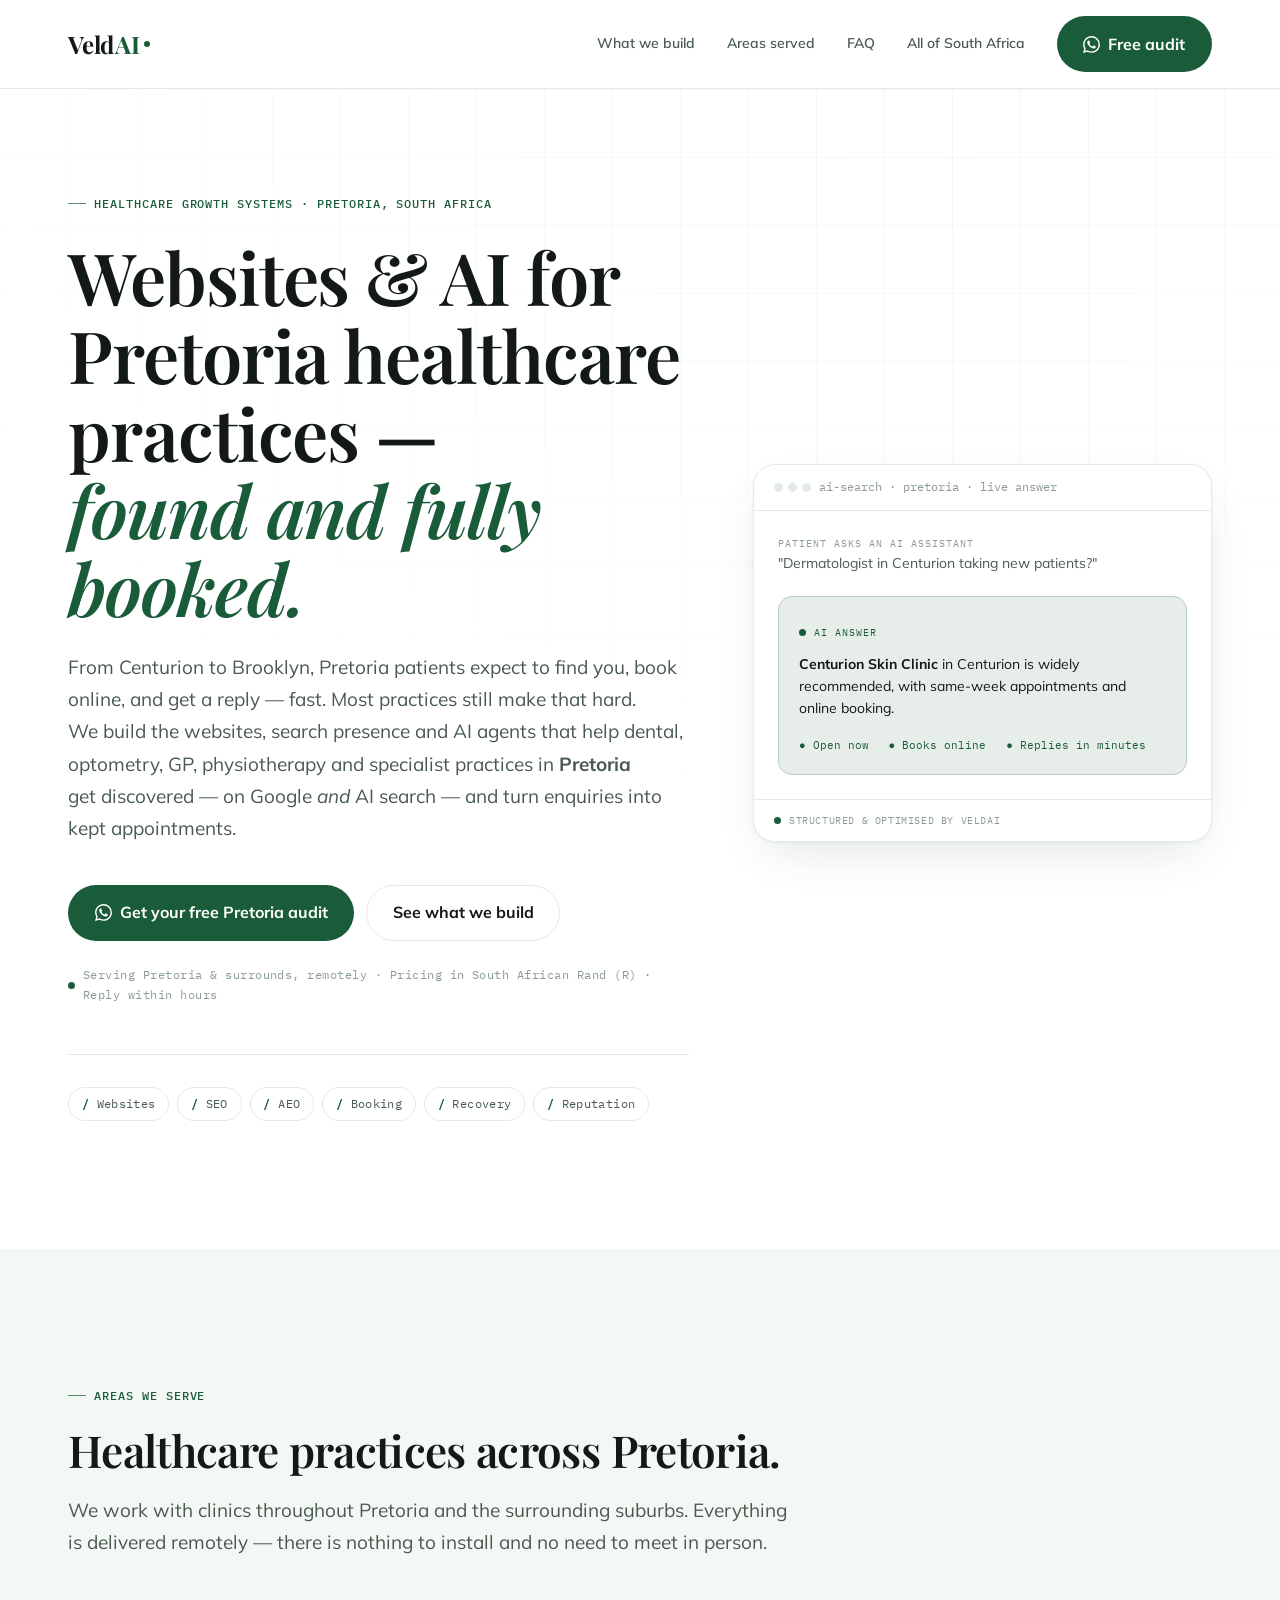
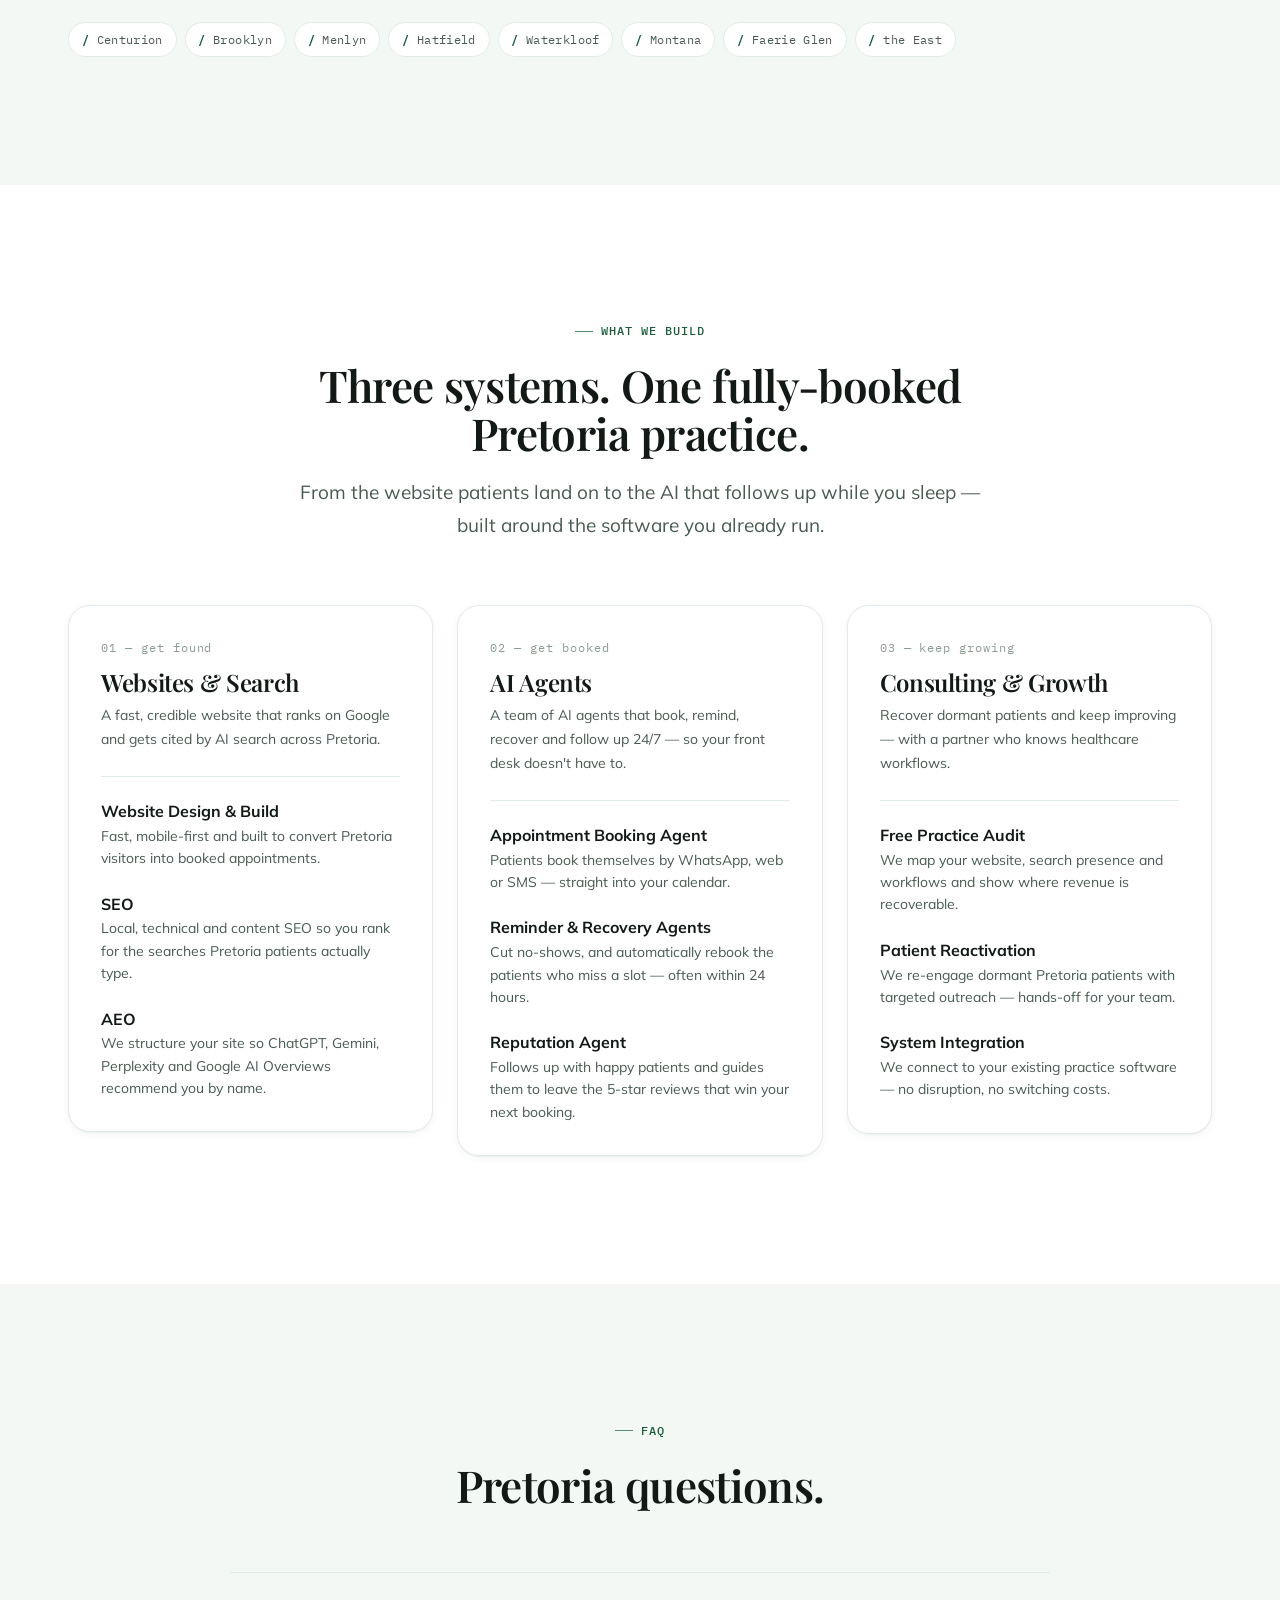
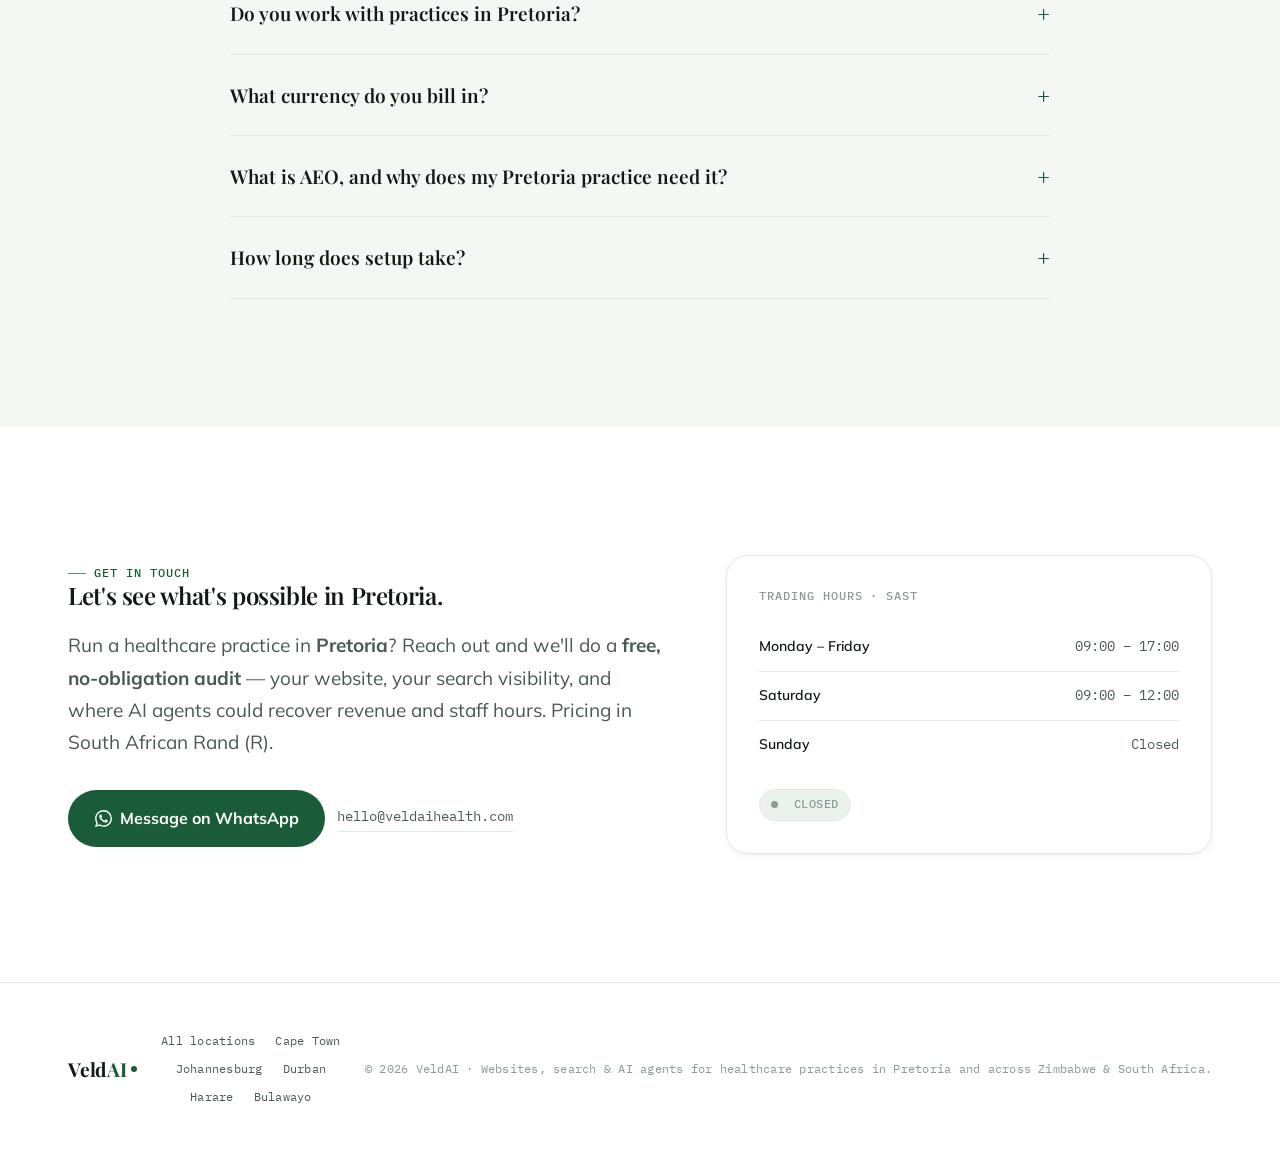
<file: production/locations/pretoria.html>
<!DOCTYPE html>
<html lang="en" data-direction="clinical">
<head>
    <meta charset="UTF-8">
    <meta name="viewport" content="width=device-width, initial-scale=1.0">
    <title>Healthcare Websites, SEO & AI Agents in Pretoria | VeldAI</title>
    <meta name="description" content="VeldAI builds websites, SEO + AEO and AI agents — appointment booking, no-show recovery, reminders and reputation follow-up — for dental, optometry, GP, physio and specialist practices in Pretoria, South Africa. Free audit.">
    <meta name="keywords" content="healthcare website Pretoria, dental website Pretoria, SEO Pretoria, AEO Pretoria, AI appointment booking Pretoria, no-show recovery Pretoria, reputation management Pretoria, Centurion, Brooklyn, Menlyn, Hatfield">
    <link rel="canonical" href="https://veldaihealth.com/locations/pretoria">

    <meta property="og:site_name"  content="VeldAI">
    <meta property="og:title"       content="Healthcare Websites, SEO & AI Agents in Pretoria | VeldAI">
    <meta property="og:description" content="VeldAI builds websites, SEO + AEO and AI agents — appointment booking, no-show recovery, reminders and reputation follow-up — for dental, optometry, GP, physio and specialist practices in Pretoria, South Africa. Free audit.">
    <meta property="og:type"        content="website">
    <meta property="og:url"         content="https://veldaihealth.com/locations/pretoria">
    <meta property="og:locale"      content="en_ZA">
    <meta property="og:image"       content="https://veldaihealth.com/og-image.png">
    <meta name="twitter:card"       content="summary_large_image">
    <meta name="twitter:title"      content="Healthcare Websites, SEO & AI Agents in Pretoria | VeldAI">
    <meta name="twitter:description" content="VeldAI builds websites, SEO + AEO and AI agents — appointment booking, no-show recovery, reminders and reputation follow-up — for dental, optometry, GP, physio and specialist practices in Pretoria, South Africa. Free audit.">

    <script type="application/ld+json">
    {
        "@context": "https://schema.org",
        "@type": "ProfessionalService",
        "name": "VeldAI — Pretoria",
        "description": "Websites, SEO + AEO and AI agents for healthcare practices in Pretoria, South Africa.",
        "telephone": "+263781393238",
        "email": "hello@veldaihealth.com",
        "url": "https://veldaihealth.com/locations/pretoria",
        "image": "https://veldaihealth.com/og-image.png",
        "priceRange": "R",
        "areaServed": { "@type": "City", "name": "Pretoria", "containedInPlace": { "@type": "AdministrativeArea", "name": "Gauteng, South Africa" } },
        "address": { "@type": "PostalAddress", "addressLocality": "Pretoria", "addressRegion": "Gauteng", "addressCountry": "ZA" },
        "hasOfferCatalog": {
            "@type": "OfferCatalog", "name": "Services",
            "itemListElement": [
                { "@type": "Offer", "itemOffered": { "@type": "Service", "name": "Healthcare website design & build" } },
                { "@type": "Offer", "itemOffered": { "@type": "Service", "name": "SEO & Answer Engine Optimization (AEO)" } },
                { "@type": "Offer", "itemOffered": { "@type": "Service", "name": "AI appointment booking agent" } },
                { "@type": "Offer", "itemOffered": { "@type": "Service", "name": "No-show recovery agent" } },
                { "@type": "Offer", "itemOffered": { "@type": "Service", "name": "Reputation & review follow-up agent" } }
            ]
        }
    }
    </script>
    <script type="application/ld+json">
    {
        "@context": "https://schema.org",
        "@type": "BreadcrumbList",
        "itemListElement": [
            { "@type": "ListItem", "position": 1, "name": "Home", "item": "https://veldaihealth.com" },
            { "@type": "ListItem", "position": 2, "name": "Locations", "item": "https://veldaihealth.com/locations" },
            { "@type": "ListItem", "position": 3, "name": "Pretoria", "item": "https://veldaihealth.com/locations/pretoria" }
        ]
    }
    </script>
    <script type="application/ld+json">
    {
        "@context": "https://schema.org",
        "@type": "FAQPage",
        "mainEntity": [
            { "@type": "Question", "name": "Do you work with practices in Pretoria?", "acceptedAnswer": { "@type": "Answer", "text": "Yes. We work with healthcare practices across Pretoria and the surrounding areas including Centurion, Brooklyn, Menlyn, Hatfield. Everything is delivered remotely, so your location is never a barrier." } },
            { "@type": "Question", "name": "What currency do you bill in for Pretoria?", "acceptedAnswer": { "@type": "Answer", "text": "For practices in South Africa, all pricing is quoted and billed in South African Rand (R)." } },
            { "@type": "Question", "name": "What is AEO and why does my Pretoria practice need it?", "acceptedAnswer": { "@type": "Answer", "text": "AEO (Answer Engine Optimization) makes your practice the answer when Pretoria patients ask AI tools like ChatGPT, Google AI Overviews, Perplexity or Gemini for a clinic. We structure your site and data so those engines cite and recommend you." } },
            { "@type": "Question", "name": "How long does setup take?", "acceptedAnswer": { "@type": "Answer", "text": "Most practices are live within two weeks. A new website typically takes two to three weeks; automation runs in parallel." } }
        ]
    }
    </script>

    <link rel="preconnect" href="https://fonts.googleapis.com">
    <link rel="preconnect" href="https://fonts.gstatic.com" crossorigin>
    <link href="https://fonts.googleapis.com/css2?family=Playfair+Display:ital,wght@0,500;0,600;0,700;1,500;1,600&family=Mulish:wght@300;400;500;600;700;800&family=IBM+Plex+Mono:wght@400;500&display=swap" rel="stylesheet">
    <link rel="stylesheet" href="../styles.css">
</head>
<body>
    <svg aria-hidden="true" focusable="false" style="display:none;" xmlns="http://www.w3.org/2000/svg">
        <symbol id="whatsapp-icon" viewBox="0 0 24 24" fill="currentColor">
            <path d="M17.472 14.382c-.297-.149-1.758-.867-2.03-.967-.273-.099-.471-.148-.67.15-.197.297-.767.966-.94 1.164-.173.199-.347.223-.644.075-.297-.15-1.255-.463-2.39-1.475-.883-.788-1.48-1.761-1.653-2.059-.173-.297-.018-.458.13-.606.134-.133.298-.347.446-.52.149-.174.198-.298.298-.497.099-.198.05-.371-.025-.52-.075-.149-.669-1.612-.916-2.207-.242-.579-.487-.5-.669-.51-.173-.008-.371-.01-.57-.01-.198 0-.52.074-.792.372-.272.297-1.04 1.016-1.04 2.479 0 1.462 1.065 2.875 1.213 3.074.149.198 2.096 3.2 5.077 4.487.709.306 1.262.489 1.694.625.712.227 1.36.195 1.871.118.571-.085 1.758-.719 2.006-1.413.248-.694.248-1.289.173-1.413-.074-.124-.272-.198-.57-.347m-5.421 7.403h-.004a9.87 9.87 0 01-5.031-1.378l-.361-.214-3.741.982.998-3.648-.235-.374a9.86 9.86 0 01-1.51-5.26c.001-5.45 4.436-9.884 9.888-9.884 2.64 0 5.122 1.03 6.988 2.898a9.825 9.825 0 012.893 6.994c-.003 5.45-4.437 9.884-9.885 9.884m8.413-18.297A11.815 11.815 0 0012.05 0C5.495 0 .16 5.335.157 11.892c0 2.096.547 4.142 1.588 5.945L.057 24l6.305-1.654a11.882 11.882 0 005.683 1.448h.005c6.554 0 11.89-5.335 11.893-11.893a11.821 11.821 0 00-3.48-8.413z"/>
        </symbol>
    </svg>

    <header class="site-header" role="banner">
        <div class="container">
            <a href="../index.html" class="site-logo" aria-label="VeldAI — home">
                Veld<span class="logo-accent">AI</span><span class="logo-dot" aria-hidden="true"></span>
            </a>
            <nav class="header-nav" aria-label="Primary">
                <a href="#services" class="navlink">What we build</a>
                <a href="#areas" class="navlink">Areas served</a>
                <a href="#faq" class="navlink">FAQ</a>
                <a href="../index.html" class="navlink">All of South Africa</a>
                <a href="https://wa.me/263781393238" class="btn btn--primary btn--header" target="_blank" rel="noopener noreferrer" aria-label="Contact VeldAI on WhatsApp">
                    <svg class="whatsapp-icon" aria-hidden="true"><use href="#whatsapp-icon"/></svg>
                    Free audit
                </a>
            </nav>
        </div>
    </header>

    <main>
        <section class="hero" id="hero" aria-labelledby="hero-heading">
            <div class="container">
                <div class="hero-grid">
                    <div class="hero__content">
                        <span class="eyebrow">Healthcare growth systems · Pretoria, South Africa</span>
                        <h1 class="hero__headline" id="hero-heading">
                            Websites &amp; AI for Pretoria healthcare practices —<br>
                            <span class="accent-italic">found and fully booked.</span>
                        </h1>
                        <p class="hero__sub">From Centurion to Brooklyn, Pretoria patients expect to find you, book online, and get a reply — fast. Most practices still make that hard.</p>
                        <p class="hero__sub">We build the websites, search presence and AI agents that help dental, optometry, GP, physiotherapy and specialist practices in <strong>Pretoria</strong> get discovered — on Google <em>and</em> AI search — and turn enquiries into kept appointments.</p>
                        <div class="hero__cta">
                            <a href="https://wa.me/263781393238" class="btn btn--primary" target="_blank" rel="noopener noreferrer" aria-label="Get your free audit on WhatsApp">
                                <svg class="whatsapp-icon" aria-hidden="true"><use href="#whatsapp-icon"/></svg>
                                Get your free Pretoria audit
                            </a>
                            <a href="#services" class="btn btn--ghost">See what we build</a>
                        </div>
                        <p class="hero__avail">
                            <span class="pulse-dot" aria-hidden="true"></span>
                            Serving Pretoria &amp; surrounds, remotely · Pricing in South African Rand (R) · Reply within hours
                        </p>
                        <div class="cap-row" aria-label="Capabilities">
                            <span class="cap-chip"><b>/</b> Websites</span>
                            <span class="cap-chip"><b>/</b> SEO</span>
                            <span class="cap-chip"><b>/</b> AEO</span>
                            <span class="cap-chip"><b>/</b> Booking</span>
                            <span class="cap-chip"><b>/</b> Recovery</span>
                            <span class="cap-chip"><b>/</b> Reputation</span>
                        </div>
                    </div>

                    <aside class="aeo-card" aria-label="Example: how a Pretoria practice appears in AI search">
                        <div class="aeo-card__bar">
                            <span class="aeo-card__dots" aria-hidden="true"><span></span><span></span><span></span></span>
                            <span>ai-search · pretoria · live answer</span>
                        </div>
                        <div class="aeo-card__body">
                            <div class="aeo-q">
                                <div>
                                    <div class="who">Patient asks an AI assistant</div>
                                    "Dermatologist in Centurion taking new patients?"
                                </div>
                            </div>
                            <div class="aeo-ans">
                                <span class="aeo-ans__tag"><span class="pulse-dot" aria-hidden="true"></span> AI answer</span>
                                <p><span class="practice">Centurion Skin Clinic</span> in Centurion is widely recommended, with same-week appointments and online booking.</p>
                                <div class="aeo-meta">
                                    <span class="ok">● Open now</span>
                                    <span class="ok">● Books online</span>
                                    <span class="ok">● Replies in minutes</span>
                                </div>
                            </div>
                        </div>
                        <div class="aeo-card__foot">
                            <span class="pulse-dot" aria-hidden="true"></span> Structured &amp; optimised by VeldAI
                        </div>
                    </aside>
                </div>
            </div>
        </section>

        <section class="section section--tint" id="areas" aria-labelledby="areas-heading">
            <div class="container">
                <div class="section-head reveal">
                    <span class="eyebrow">Areas we serve</span>
                    <h2 id="areas-heading">Healthcare practices across Pretoria.</h2>
                    <p>We work with clinics throughout Pretoria and the surrounding suburbs. Everything is delivered remotely — there is nothing to install and no need to meet in person.</p>
                </div>
                <div class="cap-row reveal" aria-label="Pretoria areas served" style="margin-top:0;border-top:none;padding-top:0;">
                        <span class="cap-chip"><b>/</b> Centurion</span>
                        <span class="cap-chip"><b>/</b> Brooklyn</span>
                        <span class="cap-chip"><b>/</b> Menlyn</span>
                        <span class="cap-chip"><b>/</b> Hatfield</span>
                        <span class="cap-chip"><b>/</b> Waterkloof</span>
                        <span class="cap-chip"><b>/</b> Montana</span>
                        <span class="cap-chip"><b>/</b> Faerie Glen</span>
                        <span class="cap-chip"><b>/</b> the East</span>
                </div>
            </div>
        </section>

        <section class="section" id="services" aria-labelledby="services-heading">
            <div class="container">
                <div class="section-head center reveal">
                    <span class="eyebrow">What we build</span>
                    <h2 id="services-heading">Three systems. One fully-booked Pretoria practice.</h2>
                    <p>From the website patients land on to the AI that follows up while you sleep — built around the software you already run.</p>
                </div>
                <div class="grid-3">
                    <div class="pillar reveal">
                        <span class="pillar__num">01 — get found</span>
                        <h3 class="pillar__title">Websites &amp; Search</h3>
                        <p class="pillar__lede">A fast, credible website that ranks on Google and gets cited by AI search across Pretoria.</p>
                        <ul class="service-list" role="list">
                            <li class="service-item"><div class="service-item__body"><h4>Website Design &amp; Build</h4><p class="service-item__desc">Fast, mobile-first and built to convert Pretoria visitors into booked appointments.</p></div></li>
                            <li class="service-item"><div class="service-item__body"><h4>SEO</h4><p class="service-item__desc">Local, technical and content SEO so you rank for the searches Pretoria patients actually type.</p></div></li>
                            <li class="service-item"><div class="service-item__body"><h4>AEO</h4><p class="service-item__desc">We structure your site so ChatGPT, Gemini, Perplexity and Google AI Overviews recommend you by name.</p></div></li>
                        </ul>
                    </div>
                    <div class="pillar reveal">
                        <span class="pillar__num">02 — get booked</span>
                        <h3 class="pillar__title">AI Agents</h3>
                        <p class="pillar__lede">A team of AI agents that book, remind, recover and follow up 24/7 — so your front desk doesn't have to.</p>
                        <ul class="service-list" role="list">
                            <li class="service-item"><div class="service-item__body"><h4>Appointment Booking Agent</h4><p class="service-item__desc">Patients book themselves by WhatsApp, web or SMS — straight into your calendar.</p></div></li>
                            <li class="service-item"><div class="service-item__body"><h4>Reminder &amp; Recovery Agents</h4><p class="service-item__desc">Cut no-shows, and automatically rebook the patients who miss a slot — often within 24 hours.</p></div></li>
                            <li class="service-item"><div class="service-item__body"><h4>Reputation Agent</h4><p class="service-item__desc">Follows up with happy patients and guides them to leave the 5-star reviews that win your next booking.</p></div></li>
                        </ul>
                    </div>
                    <div class="pillar reveal">
                        <span class="pillar__num">03 — keep growing</span>
                        <h3 class="pillar__title">Consulting &amp; Growth</h3>
                        <p class="pillar__lede">Recover dormant patients and keep improving — with a partner who knows healthcare workflows.</p>
                        <ul class="service-list" role="list">
                            <li class="service-item"><div class="service-item__body"><h4>Free Practice Audit</h4><p class="service-item__desc">We map your website, search presence and workflows and show where revenue is recoverable.</p></div></li>
                            <li class="service-item"><div class="service-item__body"><h4>Patient Reactivation</h4><p class="service-item__desc">We re-engage dormant Pretoria patients with targeted outreach — hands-off for your team.</p></div></li>
                            <li class="service-item"><div class="service-item__body"><h4>System Integration</h4><p class="service-item__desc">We connect to your existing practice software — no disruption, no switching costs.</p></div></li>
                        </ul>
                    </div>
                </div>
            </div>
        </section>

        <section class="section section--tint" id="faq" aria-labelledby="faq-heading">
            <div class="container">
                <div class="section-head center reveal">
                    <span class="eyebrow">FAQ</span>
                    <h2 id="faq-heading">Pretoria questions.</h2>
                </div>
                <div class="faq-list reveal">
                    <details class="faq-item"><summary>Do you work with practices in Pretoria?</summary><div class="faq-answer"><p>Yes. We work with healthcare practices across <strong>Pretoria</strong> and the surrounding areas — including Centurion, Brooklyn, Menlyn, Hatfield, Waterkloof and beyond. Everything is delivered remotely, so your location is never a barrier.</p></div></details>
                    <details class="faq-item"><summary>What currency do you bill in?</summary><div class="faq-answer"><p>For practices in <strong>South Africa</strong>, all pricing is quoted and billed in <strong>South African Rand (R)</strong>.</p></div></details>
                    <details class="faq-item"><summary>What is AEO, and why does my Pretoria practice need it?</summary><div class="faq-answer"><p>AEO — Answer Engine Optimization — makes your practice <em>the answer</em> when Pretoria patients ask AI tools like ChatGPT, Google's AI Overviews, Perplexity or Gemini for a clinic. We structure your website and data so those engines understand, trust and recommend you by name.</p></div></details>
                    <details class="faq-item"><summary>How long does setup take?</summary><div class="faq-answer"><p>A new website typically takes two to three weeks; automation runs in parallel and is usually live within two. Your team is barely involved until launch day.</p></div></details>
                </div>
            </div>
        </section>

        <section class="section" id="contact" aria-labelledby="contact-heading">
            <div class="container">
                <div class="contact-grid">
                    <div class="reveal">
                        <span class="eyebrow">Get in touch</span>
                        <h2 id="contact-heading">Let's see what's possible in Pretoria.</h2>
                        <p class="contact__sub">Run a healthcare practice in <strong>Pretoria</strong>? Reach out and we'll do a <strong>free, no-obligation audit</strong> — your website, your search visibility, and where AI agents could recover revenue and staff hours. Pricing in South African Rand (R).</p>
                        <div class="contact__actions">
                            <a href="https://wa.me/263781393238" class="btn btn--primary" target="_blank" rel="noopener noreferrer" aria-label="Message VeldAI on WhatsApp">
                                <svg class="whatsapp-icon" aria-hidden="true"><use href="#whatsapp-icon"/></svg>
                                Message on WhatsApp
                            </a>
                            <a href="mailto:hello@veldaihealth.com" class="contact__email" aria-label="Email VeldAI">hello@veldaihealth.com</a>
                        </div>
                    </div>
                    <div class="hours-card reveal">
                        <h4>Trading hours · SAST</h4>
                        <div class="hours-row"><span class="hours-label">Monday – Friday</span><span class="hours-time">09:00 – 17:00</span></div>
                        <div class="hours-row"><span class="hours-label">Saturday</span><span class="hours-time">09:00 – 12:00</span></div>
                        <div class="hours-row"><span class="hours-label">Sunday</span><span class="hours-time">Closed</span></div>
                        <span id="business-status" class="status-indicator" aria-live="polite" aria-atomic="true">
                            <span class="status-dot" aria-hidden="true"></span>&nbsp;Checking hours…
                        </span>
                    </div>
                </div>
            </div>
        </section>
    </main>

    <footer class="site-footer" role="contentinfo">
        <div class="container">
            <a href="../index.html" class="site-logo">Veld<span class="logo-accent">AI</span><span class="logo-dot" aria-hidden="true"></span></a>
            <nav class="footer-locations" aria-label="Locations">
                <a href="index.html">All locations</a><a href="cape-town.html">Cape Town</a><a href="johannesburg.html">Johannesburg</a><a href="durban.html">Durban</a><a href="harare.html">Harare</a><a href="bulawayo.html">Bulawayo</a>
            </nav>
            <p>&copy; 2026 VeldAI · Websites, search &amp; AI agents for healthcare practices in Pretoria and across Zimbabwe &amp; South Africa.</p>
        </div>
    </footer>

    <script src="../page.js"></script>
</body>
</html>
</file>
<file: production/styles.css>
/* ============================================================
   VeldAI — redesign stylesheet
   Two visual directions controlled by [data-direction]:
     • clinical  — light, airy, editorial (default)
     • terminal  — dark, AI-forward, technical
   Accent hue is driven by --accent (set by the Tweaks panel).
============================================================ */

/* ---- Tokens shared across both directions ---- */
:root {
    --accent: #1a5c3a;                                            /* set by tweak */
    --accent-bright: color-mix(in oklab, var(--accent), white 34%);
    --accent-deep:   color-mix(in oklab, var(--accent), black 22%);

    --font-display: 'Playfair Display', Georgia, serif;
    --font-body:    'Mulish', system-ui, sans-serif;
    --font-mono:    'IBM Plex Mono', ui-monospace, 'SFMono-Regular', Menlo, monospace;

    /* Type scale */
    --t-xs:   0.75rem;
    --t-sm:   0.875rem;
    --t-base: 1rem;
    --t-lg:   1.1875rem;
    --t-xl:   1.5rem;
    --t-2xl:  2rem;
    --t-3xl:  2.75rem;
    --t-4xl:  3.5rem;
    --t-5xl:  4.5rem;
    --t-6xl:  5.5rem;

    /* Spacing */
    --s-1: 0.25rem;  --s-2: 0.5rem;  --s-3: 0.75rem; --s-4: 1rem;
    --s-5: 1.25rem;  --s-6: 1.5rem;  --s-8: 2rem;    --s-10: 2.5rem;
    --s-12: 3rem;    --s-16: 4rem;   --s-20: 5rem;   --s-24: 6rem;
    --s-32: 8rem;

    --container: 1200px;
    --pad: 1.75rem;

    --r-sm: 8px;
    --r-md: 14px;
    --r-lg: 22px;
    --r-pill: 100px;

    --ease: 260ms cubic-bezier(0.22, 0.61, 0.36, 1);
}

/* ---- CLINICAL (light) ---- */
[data-direction="clinical"] {
    --bg:        #ffffff;
    --bg-2:      #f4f8f5;
    --bg-3:      #ebf2ed;
    --surface:   #ffffff;
    --text:      #131a16;
    --text-2:    #495a51;
    --text-3:    #8b9c92;
    --border:    #e2ece6;
    --hairline:  #e2ece6;
    --accent-use: var(--accent);
    --accent-soft: color-mix(in oklab, var(--accent), white 90%);
    --accent-mid:  color-mix(in oklab, var(--accent), white 70%);
    --shadow-sm: 0 1px 2px rgba(20,40,30,0.04), 0 2px 8px rgba(20,60,40,0.05);
    --shadow-lg: 0 1px 3px rgba(20,40,30,0.05), 0 18px 50px -16px rgba(20,70,45,0.16);
    --grid-line: rgba(26,92,58,0.05);
    --on-accent: #ffffff;
    color-scheme: light;
}

/* ---- TERMINAL (dark) ---- */
[data-direction="terminal"] {
    --bg:        #0a110d;
    --bg-2:      #0e1712;
    --bg-3:      #122019;
    --surface:   #101a14;
    --text:      #eaf3ec;
    --text-2:    #aebdb3;
    --text-3:    #748c7d;
    --border:    rgba(125,190,150,0.14);
    --hairline:  rgba(125,190,150,0.12);
    --accent-use: var(--accent-bright);
    --accent-soft: color-mix(in oklab, var(--accent-bright), #0a110d 82%);
    --accent-mid:  color-mix(in oklab, var(--accent-bright), #0a110d 55%);
    --shadow-sm: 0 1px 2px rgba(0,0,0,0.4);
    --shadow-lg: 0 30px 70px -24px rgba(0,0,0,0.7);
    --grid-line: rgba(125,190,150,0.06);
    --on-accent: #07120c;
    color-scheme: dark;
}

/* ============================================================
   Reset & base
============================================================ */
*, *::before, *::after { box-sizing: border-box; margin: 0; padding: 0; }
html { scroll-behavior: smooth; -webkit-text-size-adjust: 100%; }

body {
    font-family: var(--font-body);
    font-size: var(--t-base);
    color: var(--text-2);
    background-color: var(--bg);
    line-height: 1.7;
    -webkit-font-smoothing: antialiased;
    -moz-osx-font-smoothing: grayscale;
    transition: background-color var(--ease), color var(--ease);
    overflow-x: hidden;
}

img, svg { display: block; max-width: 100%; }
ul { list-style: none; }
a  { color: inherit; text-decoration: none; }

::selection { background: var(--accent-use); color: var(--on-accent); }

/* ============================================================
   Typography
============================================================ */
h1, h2, h3 {
    font-family: var(--font-display);
    color: var(--text);
    line-height: 1.08;
    font-weight: 600;
    letter-spacing: -0.015em;
}
h4 { font-family: var(--font-body); color: var(--text); font-weight: 700; line-height: 1.3; }

.accent-italic { font-style: italic; color: var(--accent-use); font-weight: 600; }

/* Mono eyebrow / tag */
.eyebrow {
    display: inline-flex;
    align-items: center;
    gap: var(--s-2);
    font-family: var(--font-mono);
    font-size: var(--t-xs);
    font-weight: 500;
    letter-spacing: 0.08em;
    text-transform: uppercase;
    color: var(--accent-use);
}
.eyebrow::before {
    content: "";
    width: 18px;
    height: 1px;
    background: var(--accent-use);
    opacity: 0.7;
}

.mono { font-family: var(--font-mono); }

/* Pulsing dot */
.pulse-dot {
    display: inline-block;
    width: 7px; height: 7px;
    border-radius: 50%;
    background: var(--accent-use);
    flex-shrink: 0;
    box-shadow: 0 0 0 0 var(--accent-use);
    animation: pulse 2.4s ease-in-out infinite;
}
@keyframes pulse {
    0%,100% { opacity: 1; box-shadow: 0 0 0 0 color-mix(in oklab, var(--accent-use), transparent 50%); }
    50%     { opacity: 0.55; box-shadow: 0 0 0 6px color-mix(in oklab, var(--accent-use), transparent 100%); }
}

/* ============================================================
   Layout primitives
============================================================ */
.container { width: 100%; max-width: var(--container); margin-inline: auto; padding-inline: var(--pad); }

.section { padding-block: var(--s-32); position: relative; }
.section--tint { background: var(--bg-2); }

/* hairline separators in terminal mode keep sections legible */
[data-direction="terminal"] .section + .section { border-top: 1px solid var(--hairline); }

.section-head { max-width: 720px; margin-bottom: var(--s-16); }
.section-head.center { margin-inline: auto; text-align: center; }
.section-head h2 { font-size: var(--t-3xl); margin-top: var(--s-5); }
.section-head p { font-size: var(--t-lg); margin-top: var(--s-5); color: var(--text-2); text-wrap: pretty; }

.grid-2 { display: grid; grid-template-columns: repeat(2, 1fr); gap: var(--s-6); }
.grid-3 { display: grid; grid-template-columns: repeat(3, 1fr); gap: var(--s-6); }
.grid-4 { display: grid; grid-template-columns: repeat(4, 1fr); gap: var(--s-5); }

/* ============================================================
   Buttons
============================================================ */
.btn {
    display: inline-flex; align-items: center; gap: var(--s-2);
    font-family: var(--font-body); font-size: var(--t-base); font-weight: 700;
    border-radius: var(--r-pill);
    padding: 0.85rem 1.6rem;
    cursor: pointer; border: 1px solid transparent; white-space: nowrap;
    transition: transform var(--ease), background-color var(--ease), border-color var(--ease), color var(--ease);
}
.btn--primary { background: var(--accent-use); color: var(--on-accent); }
.btn--primary:hover { transform: translateY(-2px); background: color-mix(in oklab, var(--accent-use), white 8%); }
.btn--ghost { background: transparent; color: var(--text); border-color: var(--border); }
.btn--ghost:hover { border-color: var(--accent-use); color: var(--accent-use); transform: translateY(-2px); }
.btn .whatsapp-icon { width: 17px; height: 17px; flex-shrink: 0; }

/* ============================================================
   Header
============================================================ */
.site-header {
    position: sticky; top: 0; z-index: 100;
    background: color-mix(in oklab, var(--bg), transparent 18%);
    backdrop-filter: blur(14px) saturate(1.4);
    -webkit-backdrop-filter: blur(14px) saturate(1.4);
    border-bottom: 1px solid var(--hairline);
    transition: background-color var(--ease), border-color var(--ease);
}
.site-header .container { display: flex; align-items: center; justify-content: space-between; gap: var(--s-4); padding-block: var(--s-4); }

.site-logo { display: inline-flex; align-items: baseline; gap: 1px; font-family: var(--font-display); font-size: 1.5rem; font-weight: 700; color: var(--text); letter-spacing: -0.01em; }
.site-logo .logo-accent { color: var(--accent-use); }
.site-logo .logo-dot { width: 6px; height: 6px; border-radius: 50%; background: var(--accent-use); margin-left: 3px; align-self: center; }

.header-nav { display: flex; align-items: center; gap: var(--s-8); }
.header-nav a.navlink { font-size: var(--t-sm); font-weight: 600; color: var(--text-2); transition: color var(--ease); }
.header-nav a.navlink:hover { color: var(--accent-use); }

/* ============================================================
   Hero
============================================================ */
.hero { position: relative; padding-block: var(--s-24) var(--s-32); overflow: hidden; }
.hero::before {
    content: ""; position: absolute; inset: 0; z-index: 0; pointer-events: none;
    background-image:
        linear-gradient(var(--grid-line) 1px, transparent 1px),
        linear-gradient(90deg, var(--grid-line) 1px, transparent 1px);
    background-size: 68px 68px;
    -webkit-mask-image: radial-gradient(120% 90% at 70% 0%, #000 0%, transparent 72%);
    mask-image: radial-gradient(120% 90% at 70% 0%, #000 0%, transparent 72%);
}
.hero .container { position: relative; z-index: 1; }

.hero-grid { display: grid; grid-template-columns: 1.15fr 0.85fr; gap: var(--s-16); align-items: center; }

.hero__headline { font-size: var(--t-5xl); margin-block: var(--s-6) var(--s-6); text-wrap: balance; }
.hero__sub { font-size: var(--t-lg); max-width: 36em; color: var(--text-2); text-wrap: pretty; }
.hero__cta { display: flex; flex-wrap: wrap; gap: var(--s-3); margin-top: var(--s-10); }
.hero__avail { display: flex; align-items: center; gap: var(--s-2); margin-top: var(--s-6); font-family: var(--font-mono); font-size: var(--t-xs); letter-spacing: 0.04em; color: var(--text-3); }

/* Capability chip row */
.cap-row { display: flex; flex-wrap: wrap; gap: var(--s-2); margin-top: var(--s-12); padding-top: var(--s-8); border-top: 1px solid var(--hairline); }
.cap-chip {
    font-family: var(--font-mono); font-size: var(--t-xs); letter-spacing: 0.03em;
    color: var(--text-2); padding: 0.35rem 0.8rem; border: 1px solid var(--border);
    border-radius: var(--r-pill); background: var(--surface);
}
.cap-chip b { color: var(--accent-use); font-weight: 600; }

/* AEO demo card — "how a practice appears in AI search" */
.aeo-card {
    background: var(--surface); border: 1px solid var(--border); border-radius: var(--r-lg);
    box-shadow: var(--shadow-lg); overflow: hidden;
}
.aeo-card__bar { display: flex; align-items: center; gap: var(--s-2); padding: var(--s-3) var(--s-5); border-bottom: 1px solid var(--hairline); font-family: var(--font-mono); font-size: var(--t-xs); color: var(--text-3); white-space: nowrap; }
.aeo-card__dots { display: flex; gap: 5px; }
.aeo-card__dots span { width: 9px; height: 9px; border-radius: 50%; background: var(--border); }
.aeo-card__body { padding: var(--s-6); }
.aeo-q { display: flex; gap: var(--s-3); align-items: flex-start; font-size: var(--t-sm); color: var(--text-2); margin-bottom: var(--s-5); }
.aeo-q .who { font-family: var(--font-mono); font-size: 10px; letter-spacing: 0.1em; text-transform: uppercase; color: var(--text-3); }
.aeo-ans { background: var(--accent-soft); border: 1px solid var(--accent-mid); border-radius: var(--r-md); padding: var(--s-5); }
.aeo-ans__tag { display: inline-flex; align-items: center; gap: var(--s-2); font-family: var(--font-mono); font-size: 10px; letter-spacing: 0.1em; text-transform: uppercase; color: var(--accent-use); margin-bottom: var(--s-3); white-space: nowrap; }
.aeo-ans p { font-size: var(--t-sm); color: var(--text); line-height: 1.6; }
.aeo-ans .practice { font-weight: 700; color: var(--text); }
.aeo-meta { display: flex; flex-wrap: wrap; gap: var(--s-2) var(--s-5); margin-top: var(--s-4); font-family: var(--font-mono); font-size: 11px; color: var(--text-3); }
.aeo-meta span { display: inline-flex; align-items: center; gap: 5px; }
.aeo-meta .ok { color: var(--accent-use); }
.aeo-card__foot { padding: var(--s-3) var(--s-5); border-top: 1px solid var(--hairline); font-family: var(--font-mono); font-size: 10px; letter-spacing: 0.06em; color: var(--text-3); text-transform: uppercase; display: flex; align-items: center; gap: var(--s-2); white-space: nowrap; }

/* ============================================================
   Problem
============================================================ */
.problem-list { display: grid; grid-template-columns: repeat(2, 1fr); gap: 0; border-top: 1px solid var(--hairline); }
.problem-item { padding: var(--s-10) var(--s-8) var(--s-10) 0; border-bottom: 1px solid var(--hairline); position: relative; }
.problem-item:nth-child(odd)  { padding-right: var(--s-12); border-right: 1px solid var(--hairline); padding-left: 0; }
.problem-item:nth-child(even) { padding-left: var(--s-12); }
.problem-item .pidx { font-family: var(--font-mono); font-size: var(--t-sm); color: var(--accent-use); letter-spacing: 0.05em; }
.problem-item h3 { font-size: var(--t-xl); margin-block: var(--s-4) var(--s-3); line-height: 1.25; }
.problem-item p { font-size: var(--t-base); color: var(--text-2); }

.problem__callout { margin-top: var(--s-16); border-radius: var(--r-lg); padding: var(--s-12); background: var(--accent-soft); border: 1px solid var(--accent-mid); display: grid; grid-template-columns: auto 1fr; gap: var(--s-8); align-items: center; }
.problem__callout .mark { font-family: var(--font-display); font-size: 5rem; line-height: 0.7; color: var(--accent-use); font-style: italic; }
.problem__callout p { font-family: var(--font-display); font-style: italic; font-size: var(--t-xl); color: var(--text); line-height: 1.4; text-wrap: pretty; }

/* ============================================================
   Services / What we build
============================================================ */
.pillar { background: var(--surface); border: 1px solid var(--border); border-radius: var(--r-lg); padding: var(--s-8); box-shadow: var(--shadow-sm); display: flex; flex-direction: column; align-self: start; transition: transform var(--ease), border-color var(--ease), box-shadow var(--ease); }
.pillar:hover { transform: translateY(-4px); border-color: var(--accent-mid); box-shadow: var(--shadow-lg); }
.pillar__num { font-family: var(--font-mono); font-size: var(--t-xs); color: var(--text-3); letter-spacing: 0.08em; }
.pillar__title { font-size: var(--t-xl); margin-block: var(--s-3) var(--s-2); }
.pillar__lede { font-size: var(--t-sm); color: var(--text-2); padding-bottom: var(--s-6); margin-bottom: var(--s-6); border-bottom: 1px solid var(--hairline); }

.service-list { display: flex; flex-direction: column; gap: var(--s-6); }
.service-item { display: flex; gap: var(--s-4); align-items: flex-start; }
.icon-badge { width: 40px; height: 40px; background: var(--accent-soft); border: 1px solid var(--accent-mid); border-radius: var(--r-sm); display: flex; align-items: center; justify-content: center; flex-shrink: 0; }
.icon-badge svg { width: 19px; height: 19px; stroke: var(--accent-use); fill: none; stroke-width: 1.8; stroke-linecap: round; stroke-linejoin: round; }
.service-item__body { flex: 1; }
.service-item__body h4 { font-size: var(--t-base); margin-bottom: 3px; }
.service-item__benefit { font-size: var(--t-sm); font-weight: 700; color: var(--accent-use); margin-bottom: 4px; }
.service-item__desc { font-size: var(--t-sm); color: var(--text-2); line-height: 1.6; }

/* ============================================================
   Process
============================================================ */
.process-grid { display: grid; grid-template-columns: repeat(4, 1fr); gap: 0; border: 1px solid var(--hairline); border-radius: var(--r-lg); overflow: hidden; }
.process-step { padding: var(--s-8); border-right: 1px solid var(--hairline); position: relative; background: var(--surface); }
.process-step:last-child { border-right: none; }
.process-step .pstep-n { font-family: var(--font-mono); font-size: var(--t-xs); color: var(--accent-use); letter-spacing: 0.1em; }
.process-step h4 { font-size: var(--t-lg); font-family: var(--font-display); font-weight: 600; margin-block: var(--s-4) var(--s-3); }
.process-step p { font-size: var(--t-sm); color: var(--text-2); }
.process-step .arrow { position: absolute; right: -10px; top: var(--s-8); width: 20px; height: 20px; color: var(--text-3); z-index: 2; background: var(--bg); border-radius: 50%; display: none; }

/* ============================================================
   Approach / trust band
============================================================ */
.trust-grid { display: grid; grid-template-columns: repeat(4, 1fr); gap: var(--s-6); }
.trust-item .tnum { font-family: var(--font-display); font-size: var(--t-3xl); color: var(--accent-use); line-height: 1; }
.trust-item h4 { font-size: var(--t-base); margin-block: var(--s-4) var(--s-2); }
.trust-item p { font-size: var(--t-sm); color: var(--text-2); }

/* ============================================================
   Case study / pilot
============================================================ */
.pilot-wrap { display: grid; grid-template-columns: 1fr 1fr; gap: var(--s-8); align-items: stretch; }
.pilot-card { background: var(--surface); border: 1px solid var(--border); border-radius: var(--r-lg); padding: var(--s-10); box-shadow: var(--shadow-sm); }
.pilot-badge { display: inline-flex; align-items: center; gap: var(--s-2); background: var(--accent-soft); border: 1px solid var(--accent-mid); color: var(--accent-use); font-family: var(--font-mono); font-size: var(--t-xs); letter-spacing: 0.06em; text-transform: uppercase; padding: 0.3rem 0.75rem; border-radius: var(--r-pill); margin-bottom: var(--s-6); }
.pilot-card h3 { font-size: var(--t-2xl); margin-bottom: var(--s-4); }
.pilot-card p { color: var(--text-2); }
.pilot-card .meta { margin-top: var(--s-6); padding-top: var(--s-6); border-top: 1px solid var(--hairline); font-family: var(--font-mono); font-size: var(--t-xs); color: var(--text-3); line-height: 1.7; }

.pilot-metrics { display: flex; flex-direction: column; justify-content: center; gap: var(--s-6); background: var(--bg-3); border: 1px solid var(--border); border-radius: var(--r-lg); padding: var(--s-10); }
.metric { }
.metric .mval { font-family: var(--font-display); font-size: var(--t-4xl); color: var(--accent-use); line-height: 1; }
.metric .mlabel { font-size: var(--t-sm); color: var(--text-2); margin-top: var(--s-2); }
.metric + .metric { padding-top: var(--s-6); border-top: 1px solid var(--hairline); }
.metric .mnote { font-family: var(--font-mono); font-size: 10px; text-transform: uppercase; letter-spacing: 0.08em; color: var(--text-3); }

/* ============================================================
   FAQ
============================================================ */
.faq-list { max-width: 820px; margin-inline: auto; }
.faq-item { border-top: 1px solid var(--hairline); }
.faq-item:last-child { border-bottom: 1px solid var(--hairline); }
.faq-item summary { display: flex; justify-content: space-between; align-items: center; gap: var(--s-6); padding-block: var(--s-6); cursor: pointer; font-family: var(--font-display); font-size: var(--t-lg); font-weight: 600; color: var(--text); list-style: none; }
.faq-item summary::-webkit-details-marker { display: none; }
.faq-item summary::after { content: "+"; font-family: var(--font-mono); font-size: 1.4rem; font-weight: 300; color: var(--accent-use); transition: transform var(--ease); flex-shrink: 0; line-height: 1; }
.faq-item[open] summary::after { transform: rotate(45deg); }
.faq-answer { padding-bottom: var(--s-6); line-height: 1.75; color: var(--text-2); max-width: 62ch; }

/* ============================================================
   Contact
============================================================ */
.contact-grid { display: grid; grid-template-columns: 1.1fr 0.9fr; gap: var(--s-16); align-items: start; }
.contact__sub { font-size: var(--t-lg); color: var(--text-2); margin-top: var(--s-5); max-width: 34em; text-wrap: pretty; }
.contact__actions { display: flex; flex-wrap: wrap; gap: var(--s-3); margin-top: var(--s-8); align-items: center; }
.contact__email { font-family: var(--font-mono); font-size: var(--t-sm); color: var(--text-2); border-bottom: 1px solid var(--border); padding-bottom: 2px; transition: color var(--ease), border-color var(--ease); }
.contact__email:hover { color: var(--accent-use); border-color: var(--accent-use); }

.hours-card { background: var(--surface); border: 1px solid var(--border); border-radius: var(--r-lg); padding: var(--s-8); box-shadow: var(--shadow-sm); }
.hours-card h4 { font-family: var(--font-mono); font-size: var(--t-xs); letter-spacing: 0.08em; text-transform: uppercase; color: var(--text-3); margin-bottom: var(--s-5); font-weight: 500; }
.hours-row { display: flex; justify-content: space-between; align-items: center; padding-block: var(--s-3); border-bottom: 1px solid var(--hairline); }
.hours-row:last-of-type { border-bottom: none; }
.hours-label { font-size: var(--t-sm); font-weight: 600; color: var(--text); }
.hours-time { font-family: var(--font-mono); font-size: var(--t-sm); color: var(--text-2); }
.status-indicator { display: inline-flex; align-items: center; gap: var(--s-2); font-family: var(--font-mono); font-size: var(--t-xs); font-weight: 500; letter-spacing: 0.04em; padding: 0.3rem 0.7rem; border-radius: var(--r-pill); margin-top: var(--s-5); text-transform: uppercase; }
.status-indicator--open { background: var(--accent-soft); color: var(--accent-use); border: 1px solid var(--accent-mid); }
.status-indicator--closed { background: var(--bg-3); color: var(--text-3); border: 1px solid var(--border); }
.status-dot { width: 7px; height: 7px; border-radius: 50%; background: currentColor; flex-shrink: 0; }
.status-indicator--open .status-dot { animation: pulse 2.4s ease-in-out infinite; }

/* ============================================================
   Footer
============================================================ */
.site-footer { padding-block: var(--s-12); border-top: 1px solid var(--hairline); }
.site-footer .container { display: flex; flex-wrap: wrap; justify-content: space-between; gap: var(--s-4); align-items: center; }
.site-footer p { font-family: var(--font-mono); font-size: var(--t-xs); color: var(--text-3); line-height: 1.8; letter-spacing: 0.02em; }
.site-footer .site-logo { font-size: 1.2rem; }
.footer-locations { display: flex; flex-wrap: wrap; gap: var(--s-2) var(--s-5); justify-content: center; flex: 1; }
.footer-locations a { font-family: var(--font-mono); font-size: var(--t-xs); color: var(--text-2); letter-spacing: 0.02em; transition: color var(--ease); }
.footer-locations a:hover { color: var(--accent-use); }

/* ============================================================
   Locations hub
============================================================ */
.loc-grid { display: grid; grid-template-columns: repeat(3, 1fr); gap: var(--s-6); }
.loc-card { display: flex; flex-direction: column; background: var(--surface); border: 1px solid var(--border); border-radius: var(--r-lg); padding: var(--s-8); box-shadow: var(--shadow-sm); transition: transform var(--ease), border-color var(--ease), box-shadow var(--ease); }
.loc-card:hover { transform: translateY(-4px); border-color: var(--accent-mid); box-shadow: var(--shadow-lg); }
.loc-card__country { font-family: var(--font-mono); font-size: var(--t-xs); letter-spacing: 0.08em; text-transform: uppercase; color: var(--text-3); }
.loc-card__city { font-family: var(--font-display); font-size: var(--t-2xl); color: var(--text); margin-block: var(--s-2) var(--s-3); line-height: 1.1; }
.loc-card__suburbs { font-size: var(--t-sm); color: var(--text-2); line-height: 1.6; flex: 1; }
.loc-card__foot { display: flex; align-items: center; justify-content: space-between; margin-top: var(--s-6); padding-top: var(--s-5); border-top: 1px solid var(--hairline); }
.loc-card__cur { font-family: var(--font-mono); font-size: var(--t-xs); color: var(--text-3); }
.loc-card__go { font-family: var(--font-mono); font-size: var(--t-xs); font-weight: 500; color: var(--accent-use); letter-spacing: 0.04em; }
@media (max-width: 980px) { .loc-grid { grid-template-columns: repeat(2, 1fr); } }
@media (max-width: 640px) { .loc-grid { grid-template-columns: 1fr; } }

/* ============================================================
   Reveal-on-scroll
============================================================ */
@media (prefers-reduced-motion: no-preference) {
    .reveal { opacity: 0; transform: translateY(18px); transition: opacity 0.7s var(--ease), transform 0.7s var(--ease); }
    .reveal.in { opacity: 1; transform: none; }
}

/* ============================================================
   Responsive
============================================================ */
@media (max-width: 980px) {
    :root { --t-5xl: 3.25rem; --t-4xl: 2.75rem; --t-3xl: 2.25rem; }
    .hero-grid { grid-template-columns: 1fr; gap: var(--s-12); }
    .contact-grid { grid-template-columns: 1fr; gap: var(--s-10); }
    .grid-3 { grid-template-columns: 1fr; }
    .process-grid { grid-template-columns: repeat(2, 1fr); }
    .process-step:nth-child(2) { border-right: none; }
    .process-step:nth-child(-n+2) { border-bottom: 1px solid var(--hairline); }
    .trust-grid { grid-template-columns: repeat(2, 1fr); gap: var(--s-8); }
    .pilot-wrap { grid-template-columns: 1fr; }
    .header-nav .navlink { display: none; }
}

@media (max-width: 640px) {
    :root { --pad: 1.25rem; --s-32: 5rem; --s-24: 4rem; --t-5xl: 2.6rem; --t-3xl: 2rem; }
    .problem-list { grid-template-columns: 1fr; }
    .problem-item:nth-child(odd) { border-right: none; padding-right: 0; }
    .problem-item:nth-child(even) { padding-left: 0; }
    .problem__callout { grid-template-columns: 1fr; gap: var(--s-4); padding: var(--s-8); }
    .problem__callout .mark { font-size: 3rem; }
    .process-grid { grid-template-columns: 1fr; }
    .process-step { border-right: none; border-bottom: 1px solid var(--hairline); }
    .process-step:last-child { border-bottom: none; }
    .trust-grid { grid-template-columns: 1fr; }
    .grid-2 { grid-template-columns: 1fr; }
    .site-header .btn--header { display: none; }
}


/* ============================================================
   Reviews
============================================================ */
.reviews-layout { display: grid; grid-template-columns: 0.9fr 1.1fr; gap: var(--s-16); align-items: start; margin-bottom: var(--s-16); }
.reviews-intro h3 { font-family: var(--font-display); font-size: var(--t-xl); margin-bottom: var(--s-4); }
.reviews-why { display: flex; flex-direction: column; gap: var(--s-5); margin-top: var(--s-6); }
.reviews-why li { display: flex; gap: var(--s-4); font-size: var(--t-base); color: var(--text-2); line-height: 1.6; }
.reviews-why .n { font-family: var(--font-mono); font-size: var(--t-sm); color: var(--accent-use); flex-shrink: 0; }
.review-form-wrap { background: var(--surface); border: 1px solid var(--border); border-radius: var(--r-lg); padding: var(--s-10); box-shadow: var(--shadow-sm); }
.review-form { display: flex; flex-direction: column; gap: var(--s-5); }
.review-field { display: flex; flex-direction: column; gap: var(--s-2); }
.review-label { font-family: var(--font-mono); font-size: var(--t-xs); letter-spacing: 0.06em; text-transform: uppercase; color: var(--text-3); }
.review-form input[type="text"], .review-form textarea { font-family: var(--font-body); font-size: var(--t-base); color: var(--text); background: var(--bg); border: 1px solid var(--border); border-radius: var(--r-sm); padding: 0.7rem 0.85rem; width: 100%; transition: border-color var(--ease); }
.review-form input[type="text"]:focus, .review-form textarea:focus { outline: none; border-color: var(--accent-use); }
.review-form textarea { resize: vertical; line-height: 1.6; }
.star-input { display: flex; gap: var(--s-1); }
.star-input button { font-size: 1.7rem; line-height: 1; background: none; border: none; cursor: pointer; color: var(--border); padding: 0 2px; transition: color var(--ease), transform var(--ease); }
.star-input button.on { color: var(--accent-use); }
.star-input button:hover { transform: scale(1.12); }
.review-status { font-family: var(--font-mono); font-size: var(--t-xs); color: var(--text-3); align-self: center; }
.review-thanks { background: var(--accent-soft); border: 1px solid var(--accent-mid); border-radius: var(--r-lg); padding: var(--s-12) var(--s-10); text-align: center; }
.review-thanks h3 { font-family: var(--font-display); font-size: var(--t-2xl); margin-bottom: var(--s-3); }
.review-thanks p { color: var(--text-2); margin-bottom: var(--s-6); max-width: 38ch; margin-inline: auto; }
.reviews-wall { display: grid; grid-template-columns: repeat(3, 1fr); gap: var(--s-6); }
.review-card { background: var(--surface); border: 1px solid var(--border); border-radius: var(--r-lg); padding: var(--s-8); box-shadow: var(--shadow-sm); }
.review-card .review-stars { color: var(--accent-use); font-size: var(--t-base); letter-spacing: 3px; margin-bottom: var(--s-4); }
.review-card blockquote { font-family: var(--font-display); font-style: italic; font-size: var(--t-lg); color: var(--text); line-height: 1.4; margin-bottom: var(--s-5); text-wrap: pretty; }
.review-card .review-by { font-size: var(--t-sm); font-weight: 700; color: var(--text); }
.review-card .review-meta { font-family: var(--font-mono); font-size: var(--t-xs); color: var(--text-3); margin-top: 2px; }
.review-card--empty { grid-column: 1 / -1; text-align: center; color: var(--text-3); border-style: dashed; font-family: var(--font-display); font-style: italic; font-size: var(--t-lg); }
@media (max-width: 980px) { .reviews-layout { grid-template-columns: 1fr; gap: var(--s-10); } .reviews-wall { grid-template-columns: 1fr; } }


/* Low-rating private follow-up */
.review-followup { display: flex; flex-direction: column; gap: var(--s-5); padding: var(--s-6); border: 1px dashed var(--accent-mid); border-radius: var(--r-md); background: var(--accent-soft); }
.review-followup[hidden] { display: none; }
.review-followup__note { font-size: var(--t-sm); color: var(--text-2); line-height: 1.6; }
.review-followup .review-label { color: var(--text-2); }
.issue-chips { display: flex; flex-wrap: wrap; gap: var(--s-2); }
.issue-chip { display: inline-flex; align-items: center; gap: 6px; font-size: var(--t-sm); color: var(--text-2); border: 1px solid var(--border); background: var(--surface); border-radius: var(--r-pill); padding: 0.35rem 0.75rem; cursor: pointer; transition: border-color var(--ease), color var(--ease); }
.issue-chip input { accent-color: var(--accent-use); margin: 0; }
.issue-chip:has(input:checked) { border-color: var(--accent-use); color: var(--text); }


/* Reviews — homepage CTA + narrow container for the review page */
.reviews-cta { text-align: center; margin-top: var(--s-12); font-size: var(--t-lg); color: var(--text-2); }
.reviews-cta a { color: var(--accent-use); font-weight: 700; border-bottom: 1px solid var(--accent-mid); padding-bottom: 2px; transition: border-color var(--ease); }
.reviews-cta a:hover { border-color: var(--accent-use); }
.container--narrow { max-width: 760px; }
.review-page-head { text-align: center; margin-bottom: var(--s-12); }
.review-page-head h1 { font-size: var(--t-4xl); margin-block: var(--s-4) var(--s-5); line-height: 1.06; }
.review-page-head p { font-size: var(--t-lg); color: var(--text-2); max-width: 48ch; margin-inline: auto; text-wrap: pretty; }
.review-back { font-family: var(--font-mono); font-size: var(--t-sm); color: var(--text-2); }
.review-back:hover { color: var(--accent-use); }
</file>
